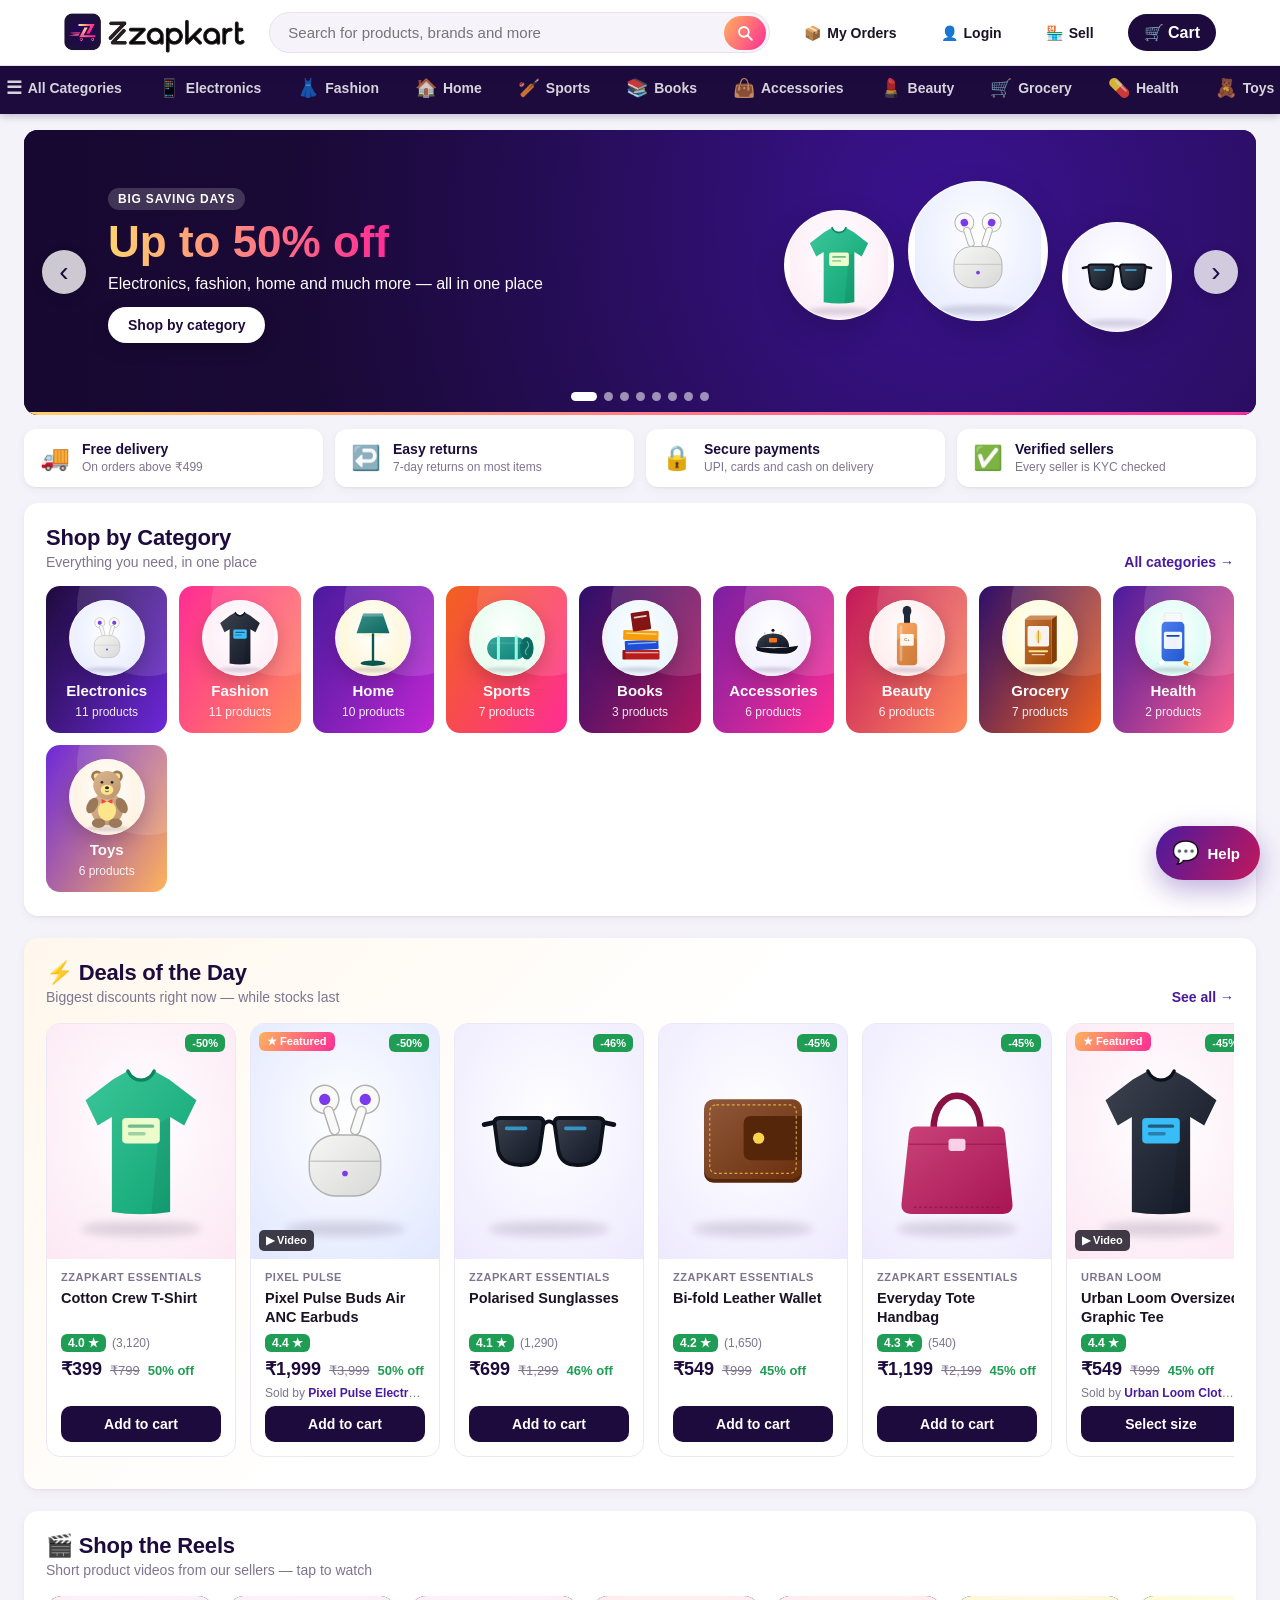
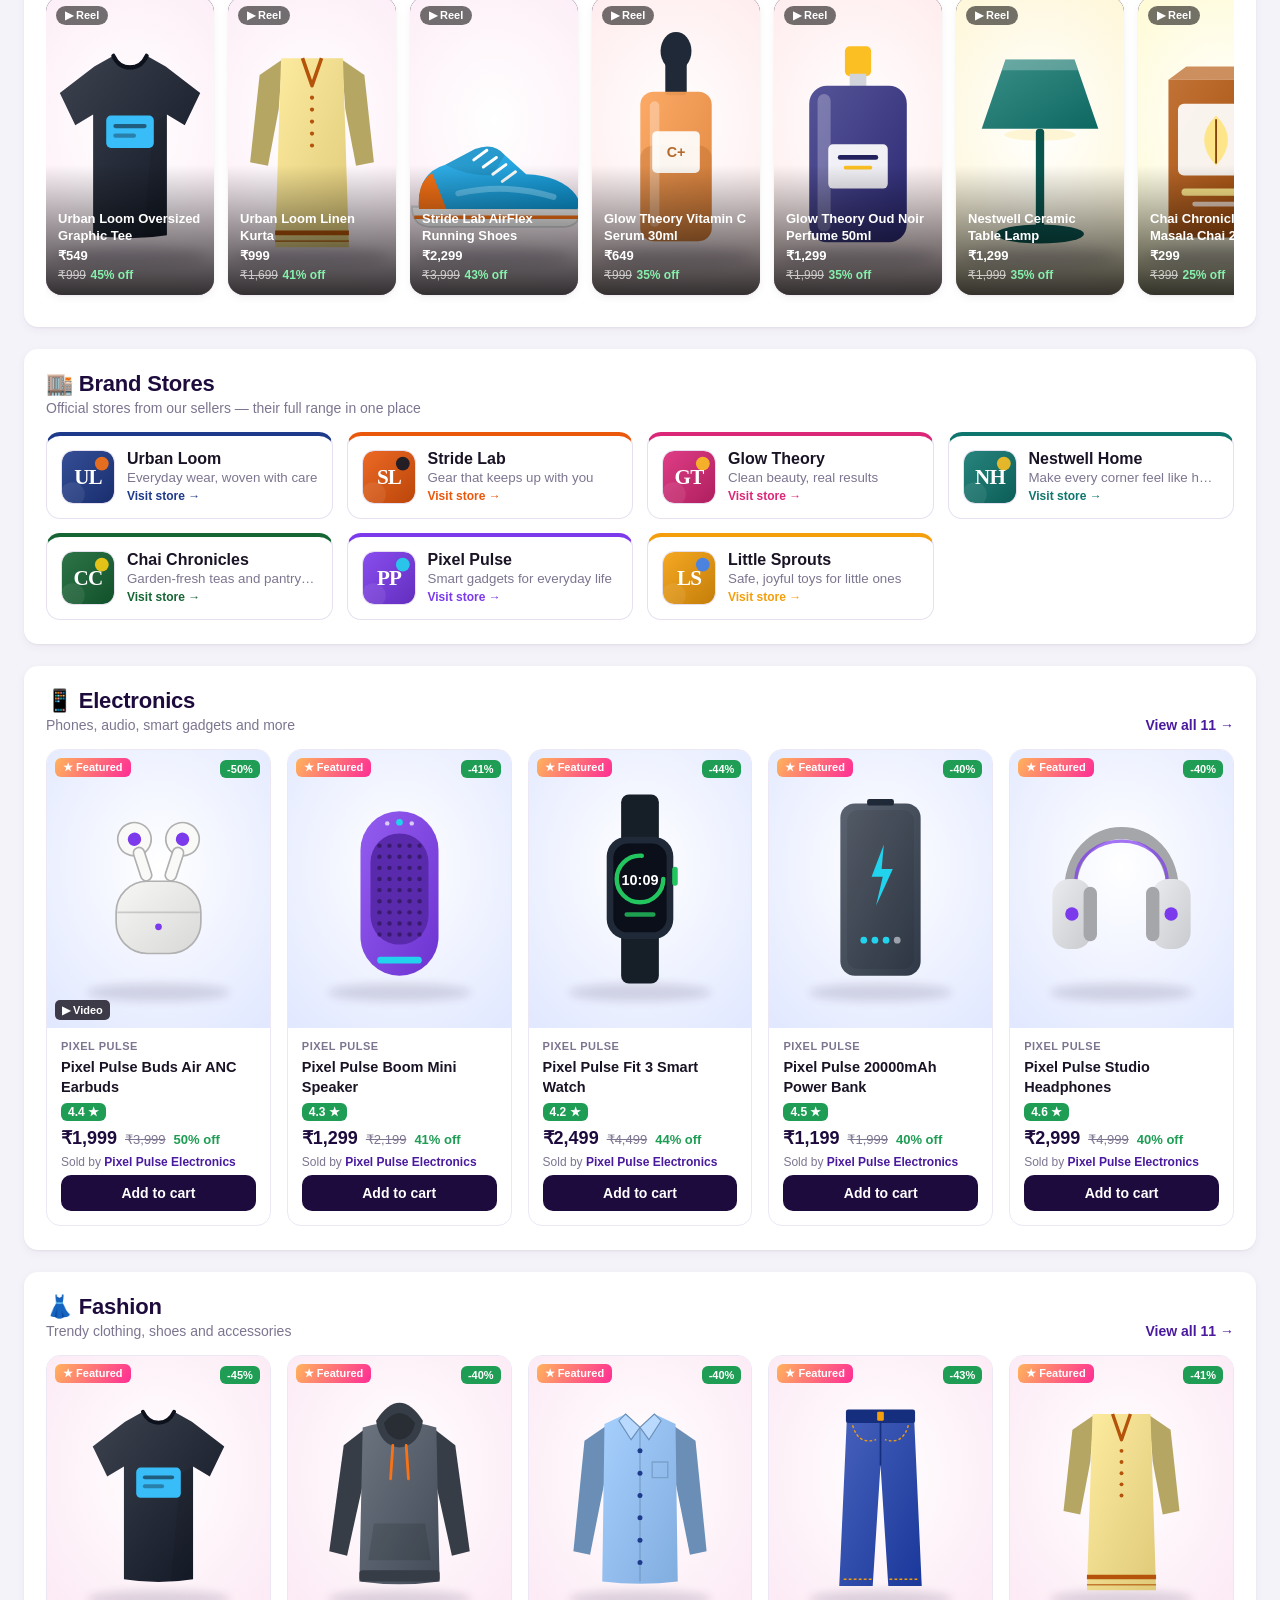
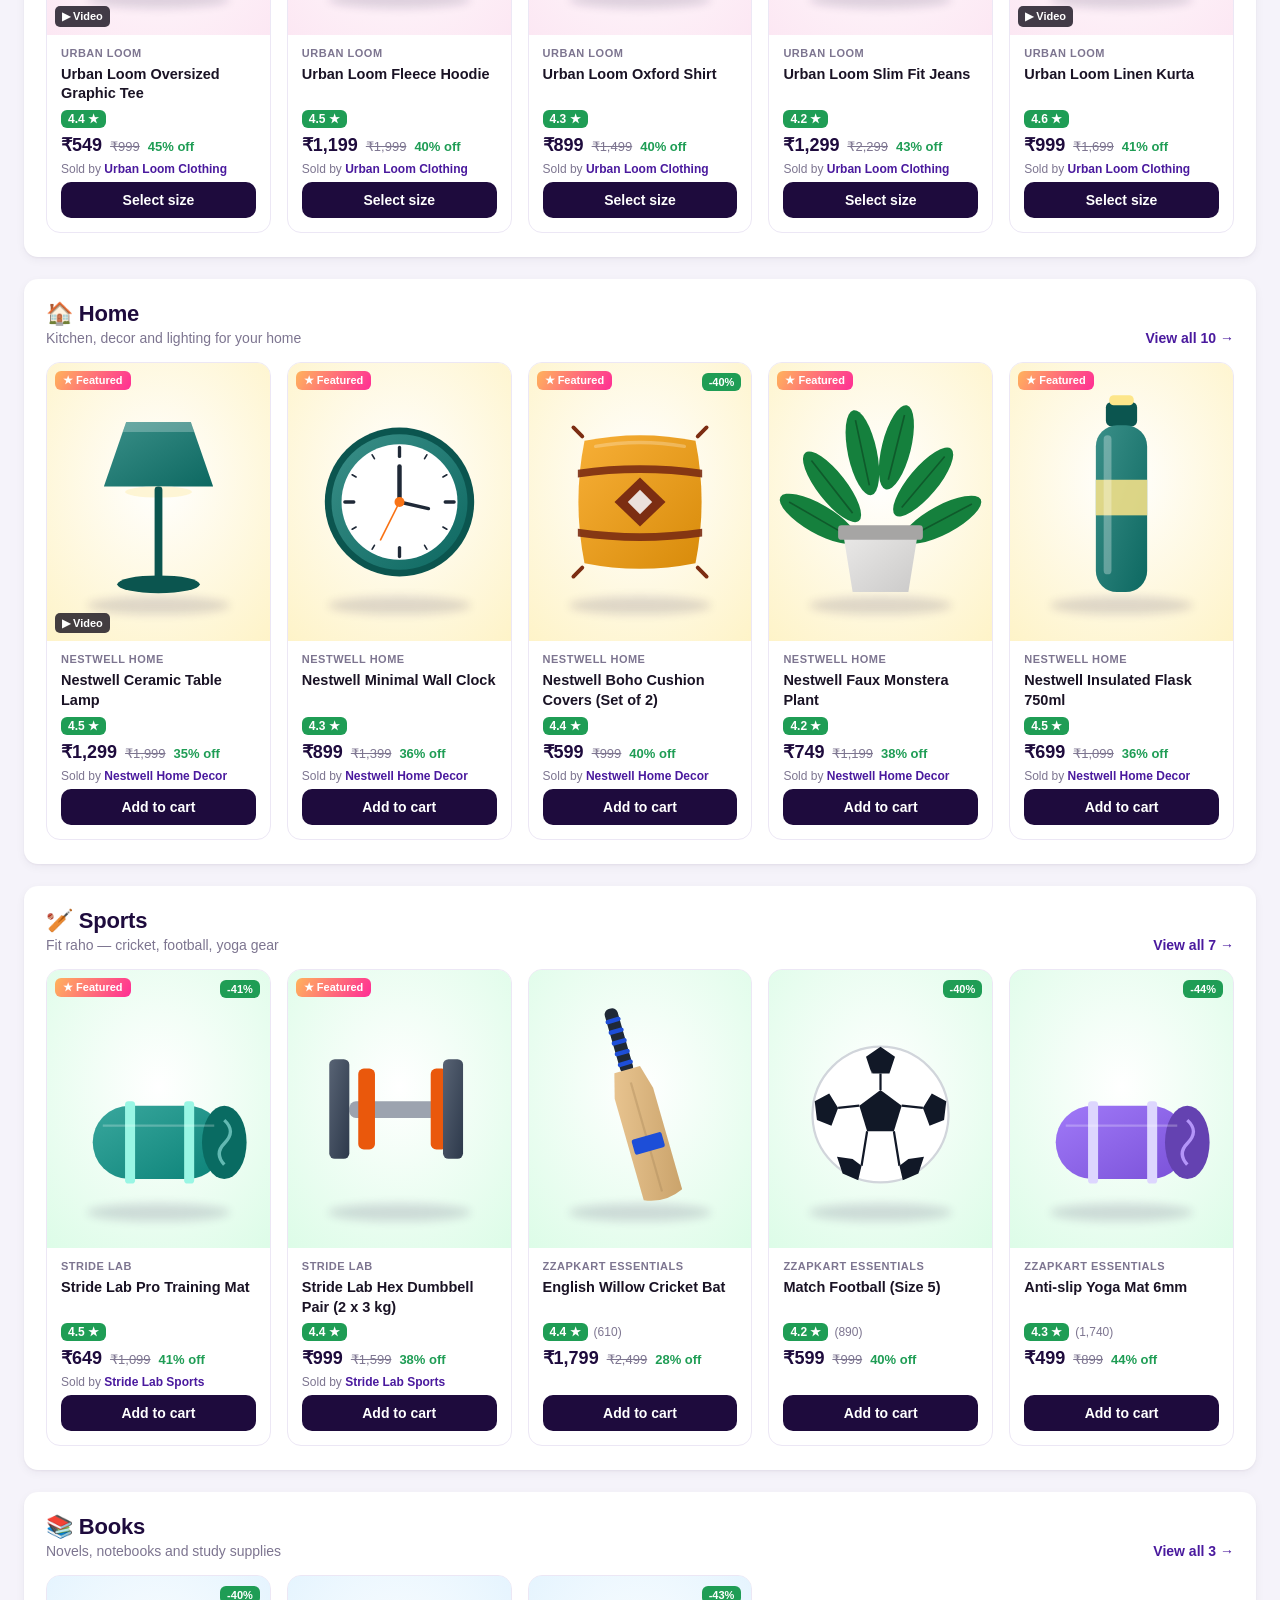
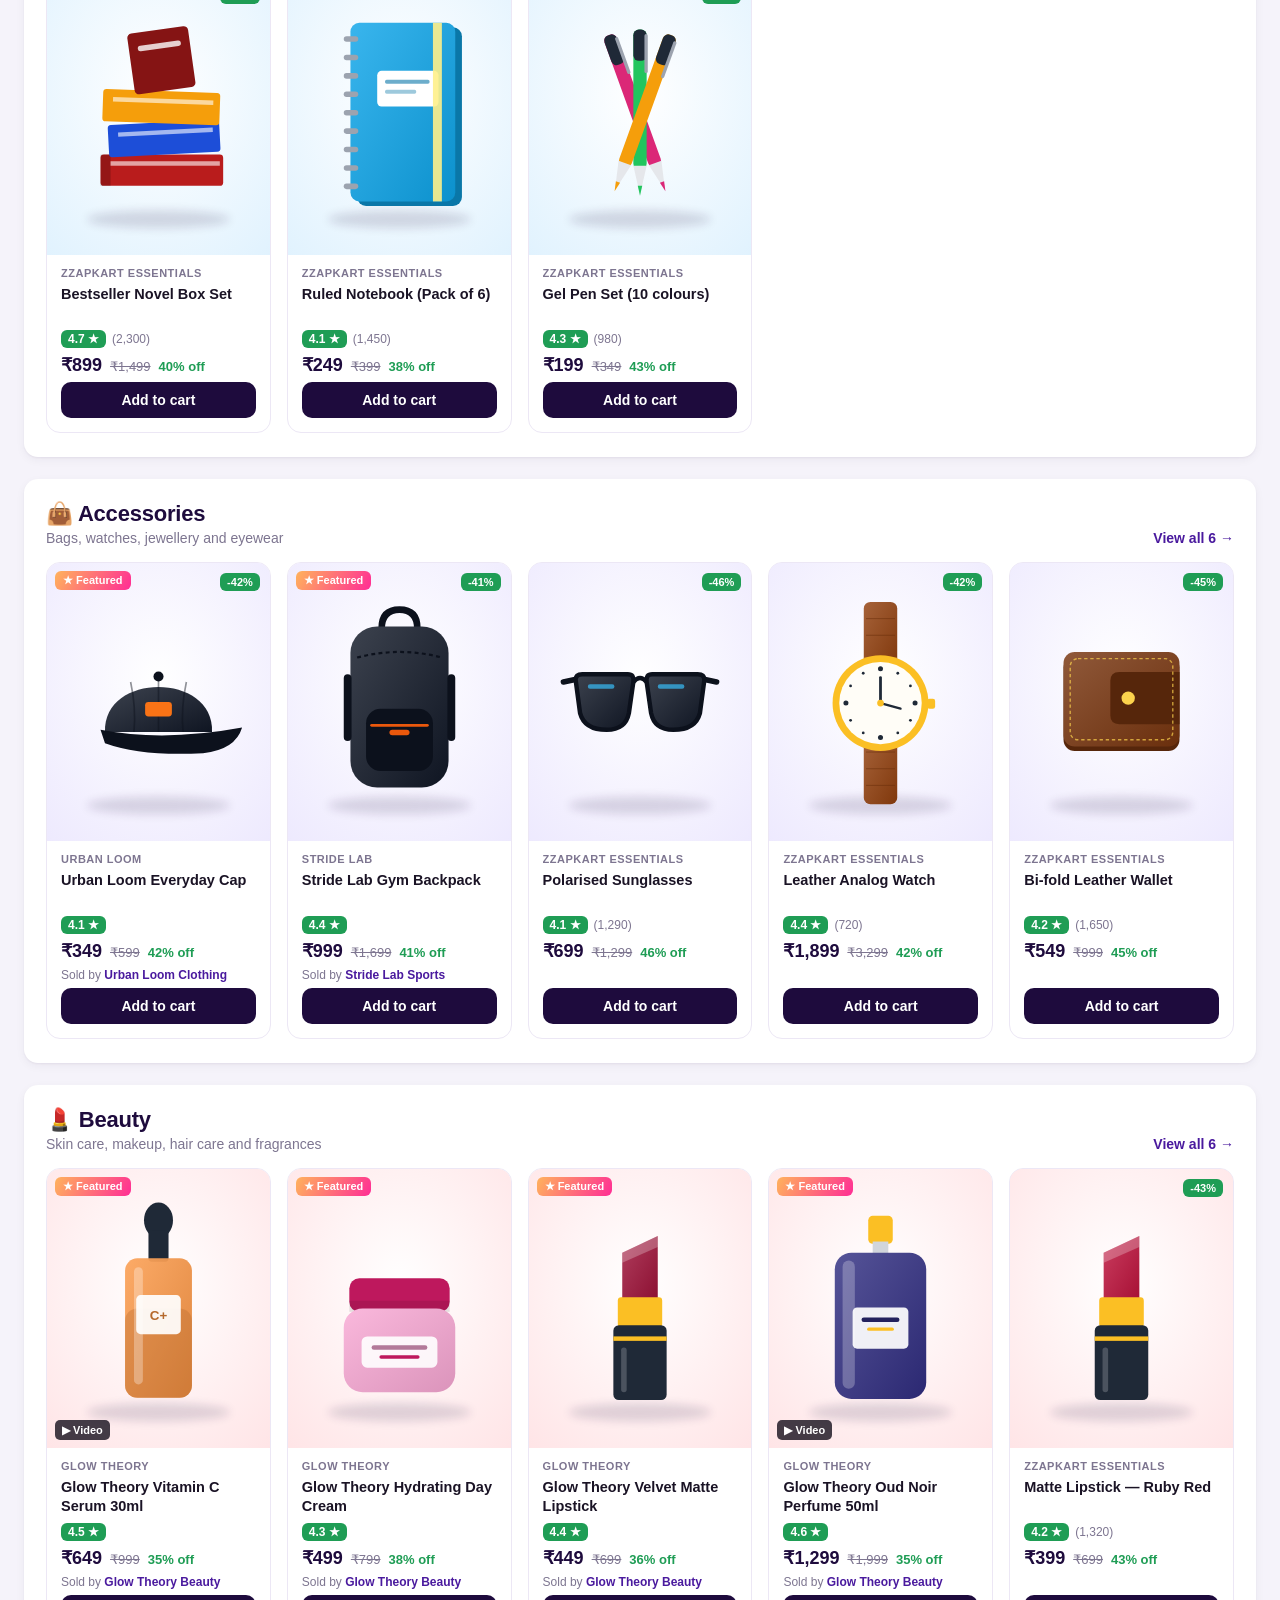
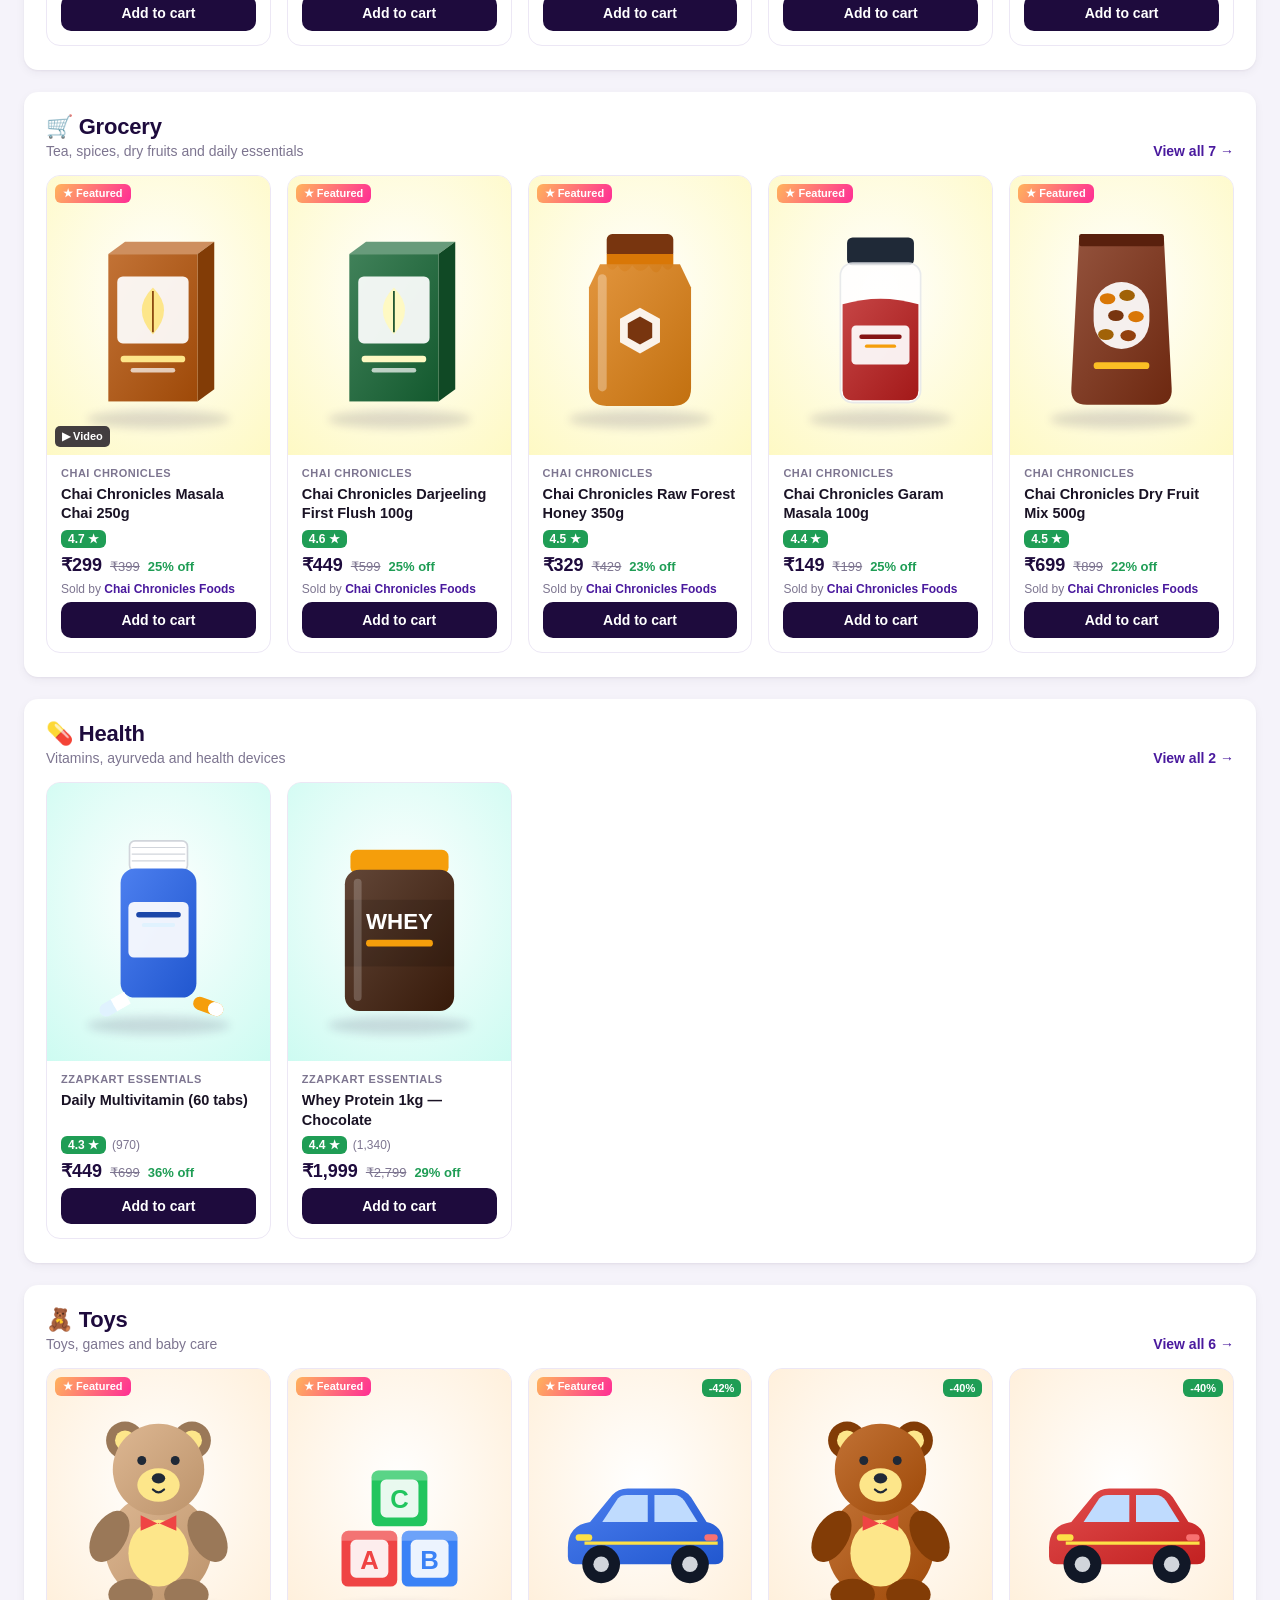
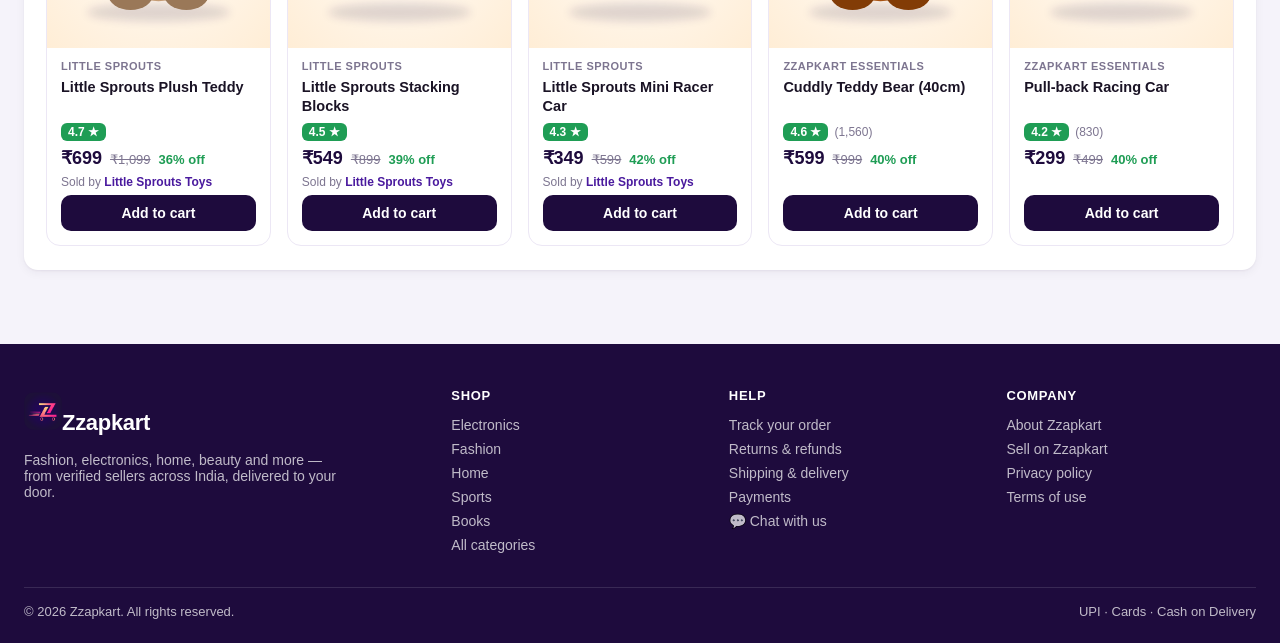
<file: index.html>
<!DOCTYPE html>
<html lang="en">
<head>
  <meta charset="UTF-8" />
  <meta name="viewport" content="width=device-width, initial-scale=1.0" />
  <title>Zzapkart – Online Shopping for Fashion, Electronics, Home & More</title>
  <meta name="description" content="Shop fashion, electronics, home, beauty and more from verified sellers. Free delivery above ₹499, easy returns and cash on delivery." />
  <link rel="stylesheet" href="style.css" />
  <link rel="icon" type="image/png" href="images/logo-icon.png" />
  <meta name="theme-color" content="#1e0b3d" />
</head>
<body>
  <header class="navbar">
    <a href="index.html" class="logo"><img src="images/logo-full.png" alt="Zzapkart" /></a>
    <div class="search-box">
      <form id="home-search-form" role="search">
        <input id="search" type="search" placeholder="Search for products, brands and more" autocomplete="off" aria-label="Search" />
        <button type="submit" class="search-btn" aria-label="Search"><svg viewBox="0 0 24 24" width="18" height="18" aria-hidden="true" focusable="false"><circle cx="10.5" cy="10.5" r="6.5" fill="none" stroke="currentColor" stroke-width="2.4"/><path d="M15.5 15.5 21 21" stroke="currentColor" stroke-width="2.4" stroke-linecap="round"/></svg></button>
      </form>
    </div>
    <a href="account.html#orders" class="nav-link">📦 <span>My Orders</span></a>
    <a href="account.html" class="nav-link" id="nav-account">👤 <span>Login</span></a>
    <a href="seller.html" class="nav-link sell-link">🏪 <span>Sell</span></a>
    <a href="cart.html" class="cart-link">
      🛒 Cart <span id="cart-count" class="badge">0</span>
    </a>
  </header>
  <nav class="cat-nav" id="cat-nav"></nav>

  <h1 class="visually-hidden">Zzapkart — online shopping</h1>
  <!-- Auto-changing banner carousel (built by home.js) -->
  <section class="home-hero" id="hero" aria-roledescription="carousel" aria-label="Zzapkart offers"></section>
  <div class="promises" id="promises"></div>

  <main class="container">
    <!-- Default view: categories, deals, reels, stores and one section per category -->
    <div id="browse-view">
      <section class="home-sec">
        <div class="section-head"><div><h2 class="section-title">Shop by Category</h2><p class="section-sub">Everything you need, in one place</p></div><a href="browse.html" class="link">All categories →</a></div>
        <div class="cat-tiles" id="cat-tiles"></div>
      </section>
      <div id="deals"></div>
      <div id="reels"></div>
      <div id="brand-stores"></div>
      <div id="sponsored"></div>
      <div id="category-sections"></div>
    </div>

    <!-- Search view -->
    <div id="search-view" class="hidden">
      <div id="search-brand"></div>
      <div id="search-stores"></div>
      <p id="result-info" class="result-info"></p>
      <div class="grid" id="search-grid"></div>
      <div id="empty" class="empty hidden">
        <div class="empty-emoji">🔍</div>
        <p>No products found. Try a different search.</p>
      </div>
    </div>
  </main>

  <footer class="footer" id="site-footer"></footer>

  <script src="products.js"></script>
  <script src="catalog.js"></script>
  <script src="demo-data.js"></script>
  <script src="store.js"></script>
  <script src="ads.js"></script>
  <script src="cart.js"></script>
  <script src="ui.js"></script>
  <script src="media.js"></script>
  <script src="reels.js"></script>
  <script src="home.js"></script>
  <script src="chatbot.js"></script>
</body>
</html>
</file>
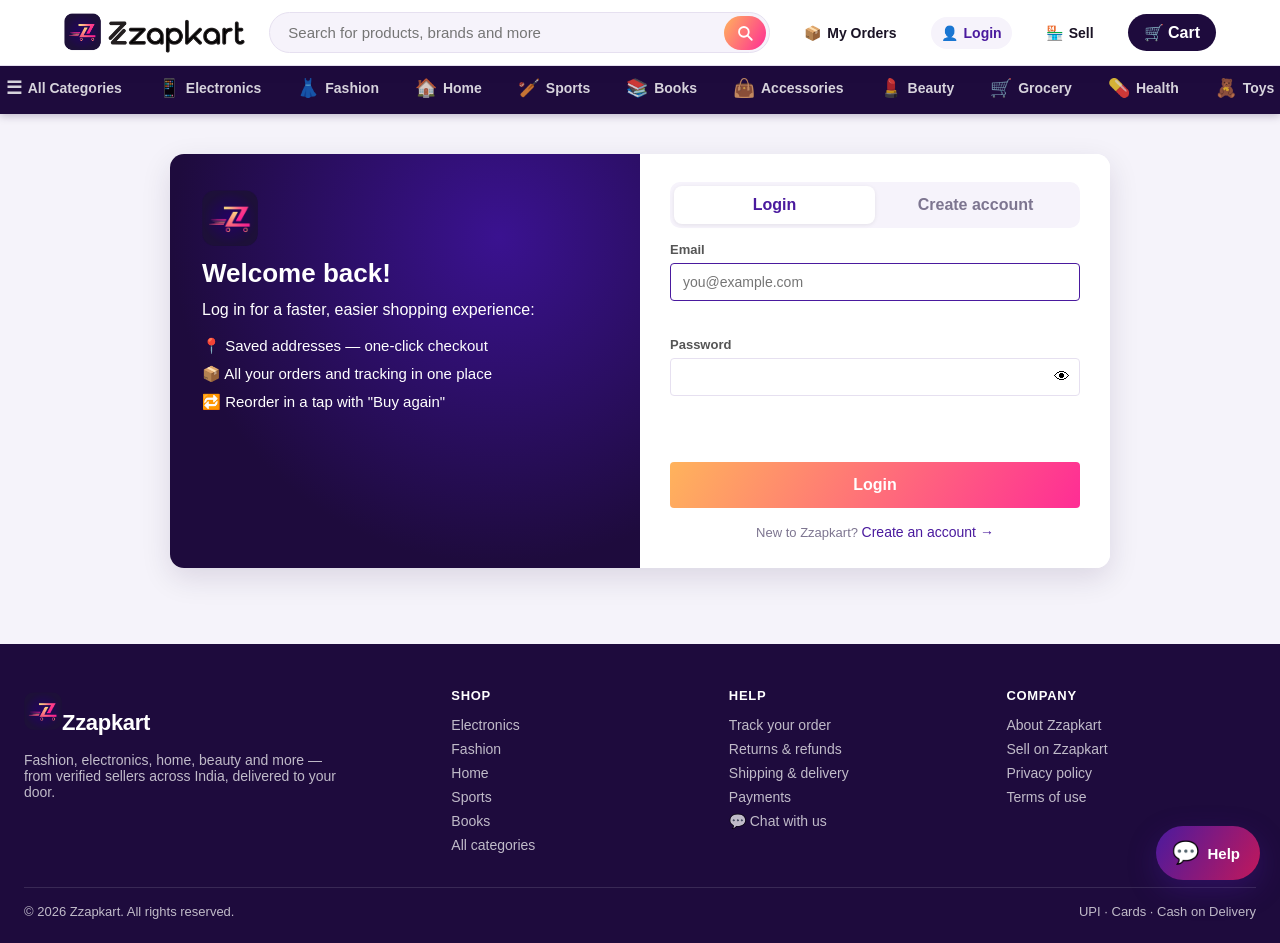
<file: account.html>
<!DOCTYPE html>
<html lang="en">
<head>
  <meta charset="UTF-8" />
  <meta name="viewport" content="width=device-width, initial-scale=1.0" />
  <title>My Account – Zzapkart</title>
  <link rel="stylesheet" href="style.css" />
  <link rel="icon" type="image/png" href="images/logo-icon.png" />
  <meta name="theme-color" content="#1e0b3d" />
</head>
<body>
  <header class="navbar">
    <a href="index.html" class="logo"><img src="images/logo-full.png" alt="Zzapkart" /></a>
    <div class="search-box">
      <form action="index.html" role="search">
        <input type="search" name="q" placeholder="Search for products, brands and more" autocomplete="off" aria-label="Search" />
        <button type="submit" class="search-btn" aria-label="Search"><svg viewBox="0 0 24 24" width="18" height="18" aria-hidden="true" focusable="false"><circle cx="10.5" cy="10.5" r="6.5" fill="none" stroke="currentColor" stroke-width="2.4"/><path d="M15.5 15.5 21 21" stroke="currentColor" stroke-width="2.4" stroke-linecap="round"/></svg></button>
      </form>
    </div>
    <a href="account.html#orders" class="nav-link">📦 <span>My Orders</span></a>
    <a href="account.html" class="nav-link active" id="nav-account">👤 <span>Login</span></a>
    <a href="seller.html" class="nav-link sell-link">🏪 <span>Sell</span></a>
    <a href="cart.html" class="cart-link">
      🛒 Cart <span id="cart-count" class="badge">0</span>
    </a>
  </header>
  <nav class="cat-nav" id="cat-nav"></nav>

  <main class="container" id="acct"></main>

  <footer class="footer" id="site-footer"></footer>

  <script src="products.js"></script>
  <script src="catalog.js"></script>
  <script src="demo-data.js"></script>
  <script src="store.js"></script>
  <script src="ads.js"></script>
  <script src="cart.js"></script>
  <script src="ui.js"></script>
  <script src="account.js"></script>
  <script src="chatbot.js"></script>
</body>
</html>
</file>
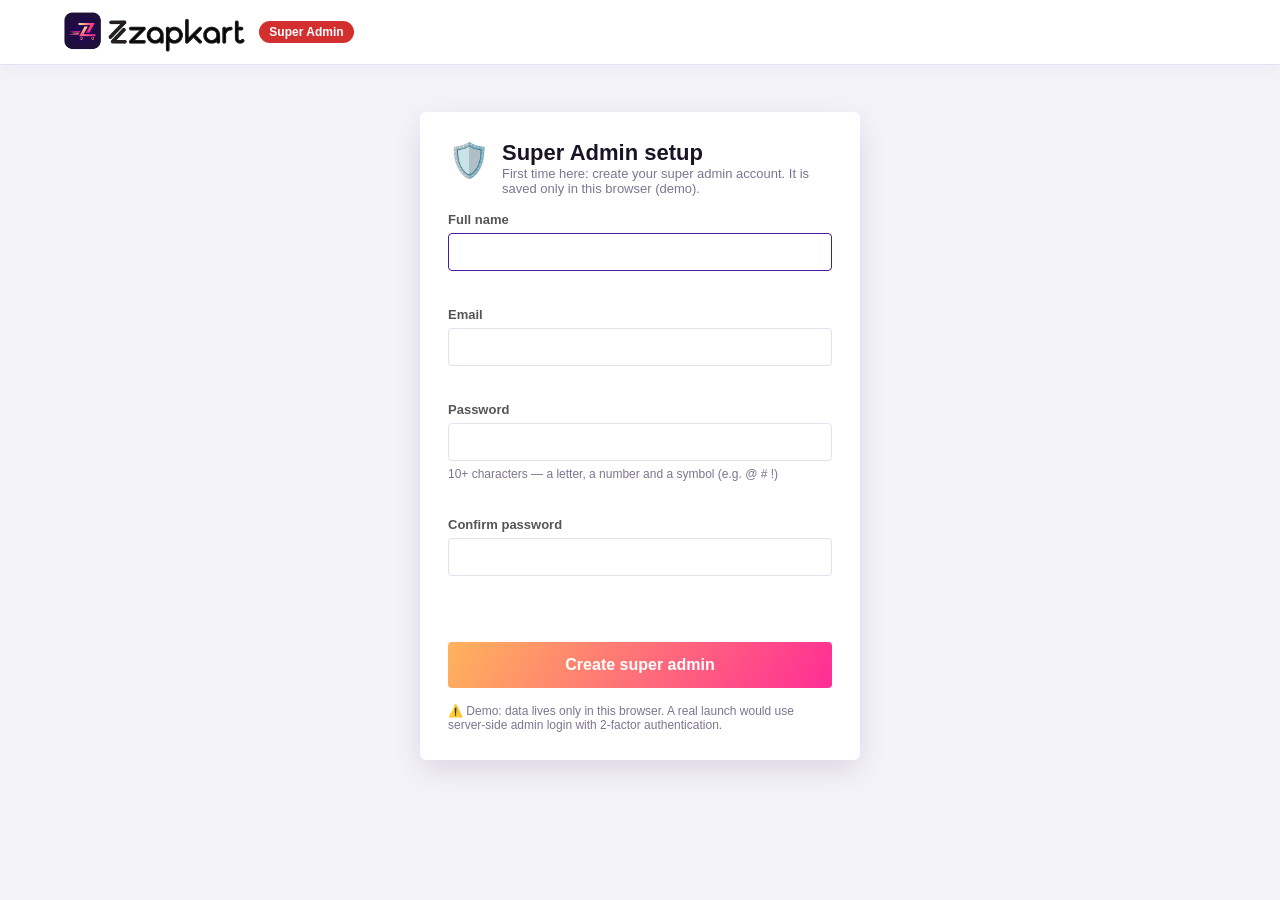
<file: admin.html>
<!DOCTYPE html>
<html lang="en">
<head>
  <meta charset="UTF-8" />
  <meta name="viewport" content="width=device-width, initial-scale=1.0" />
  <title>Super Admin – Zzapkart</title>
  <meta name="robots" content="noindex" />
  <link rel="stylesheet" href="style.css" />
  <link rel="icon" type="image/png" href="images/logo-icon.png" />
  <meta name="theme-color" content="#1e0b3d" />
</head>
<body class="dash-body">
  <header class="navbar">
    <a href="admin.html" class="logo"><img src="images/logo-full.png" alt="Zzapkart" /></a>
    <span class="seller-tag admin">Super Admin</span>
    <div class="push-right dash-user hidden" id="admin-user">
      <span class="dash-shop" id="admin-name"></span>
      <button class="btn btn-outline btn-sm" id="admin-logout" type="button">Logout</button>
    </div>
  </header>

  <div id="admin-auth" class="hidden"></div>

  <div class="dash hidden" id="admin-app">
    <aside class="dash-side">
      <nav id="dash-nav" aria-label="Admin sections"></nav>
      <a href="index.html" class="dash-store-link" target="_blank" rel="noopener">↗ View site</a>
    </aside>
    <main class="dash-main"><div id="content"></div></main>
  </div>

  <div class="modal hidden" id="modal" role="dialog" aria-modal="true">
    <div class="modal-box" id="modal-box"></div>
  </div>

  <script src="products.js"></script>
  <script src="catalog.js"></script>
  <script src="demo-data.js"></script>
  <script src="store.js"></script>
  <script src="media.js"></script>
  <script src="ads.js"></script>
  <script src="cart.js"></script>
  <script src="admin-qc.js"></script>
  <script src="admin.js"></script>
</body>
</html>
</file>
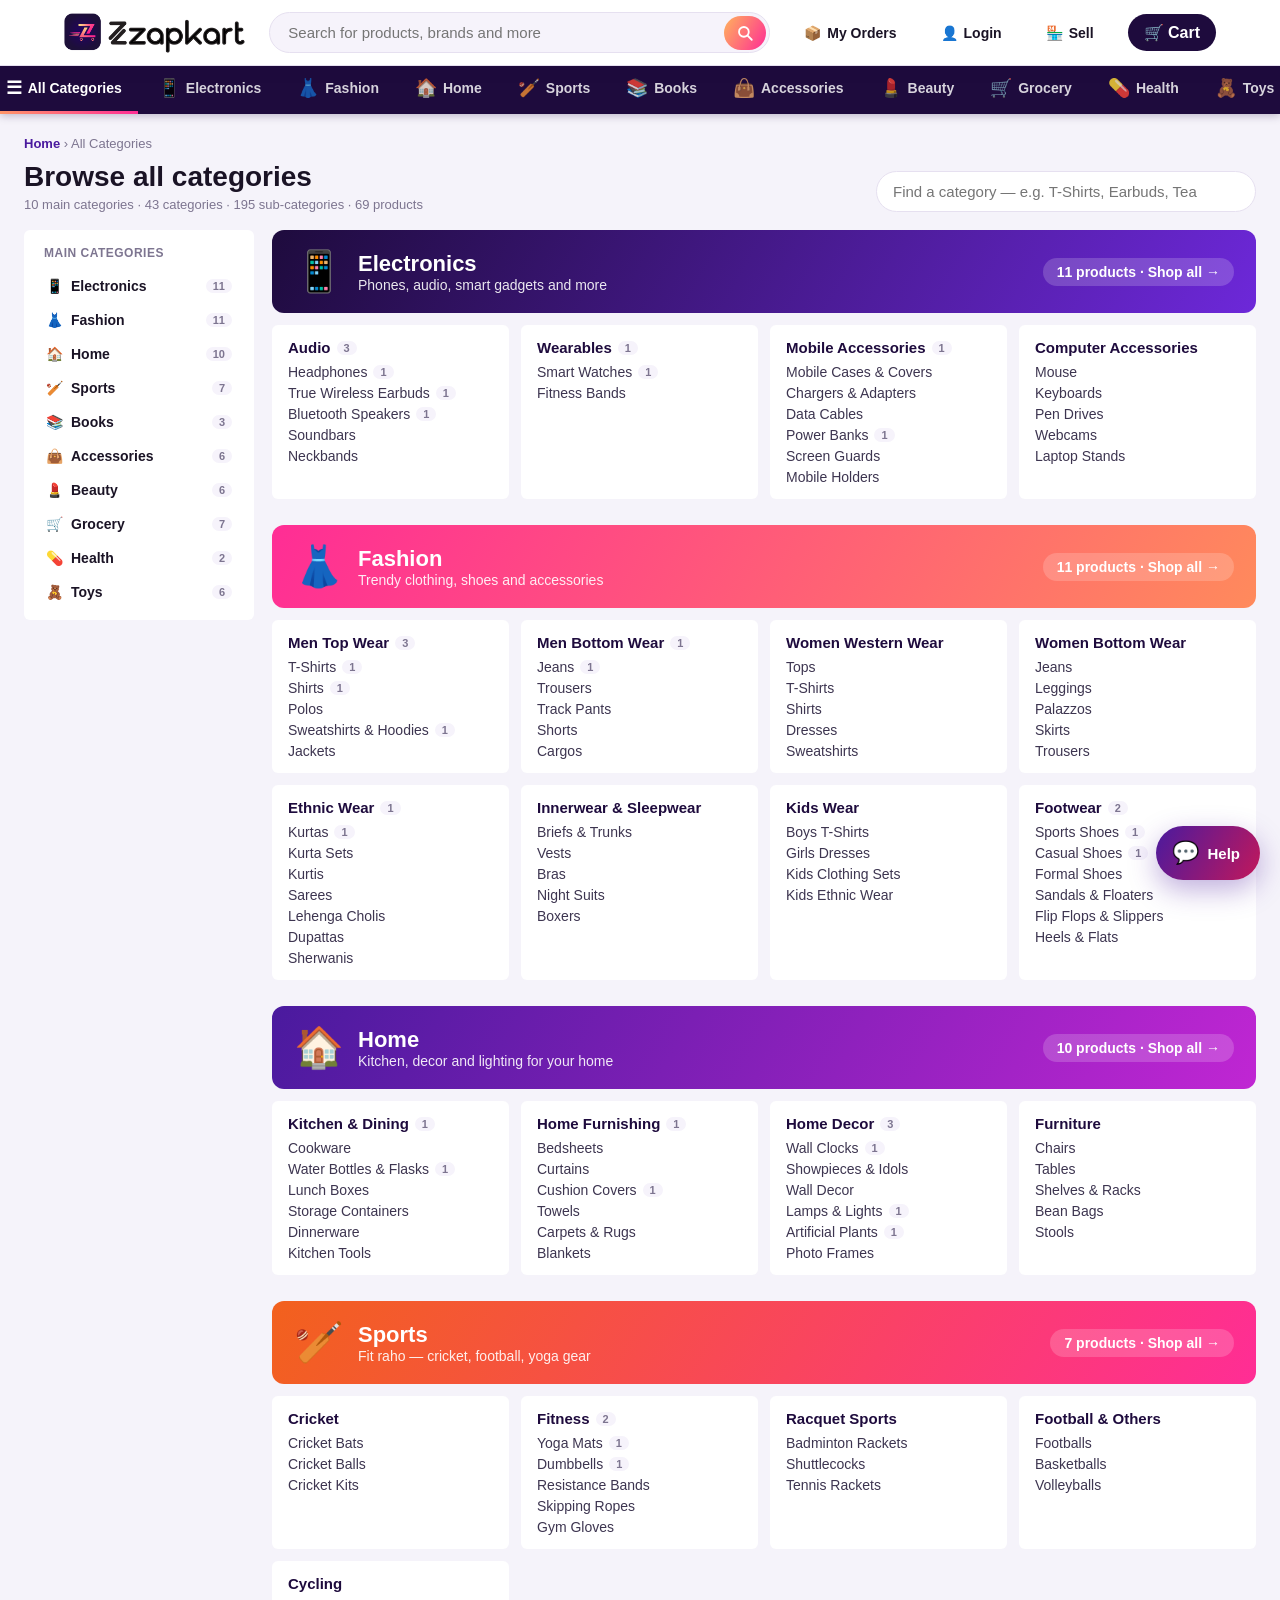
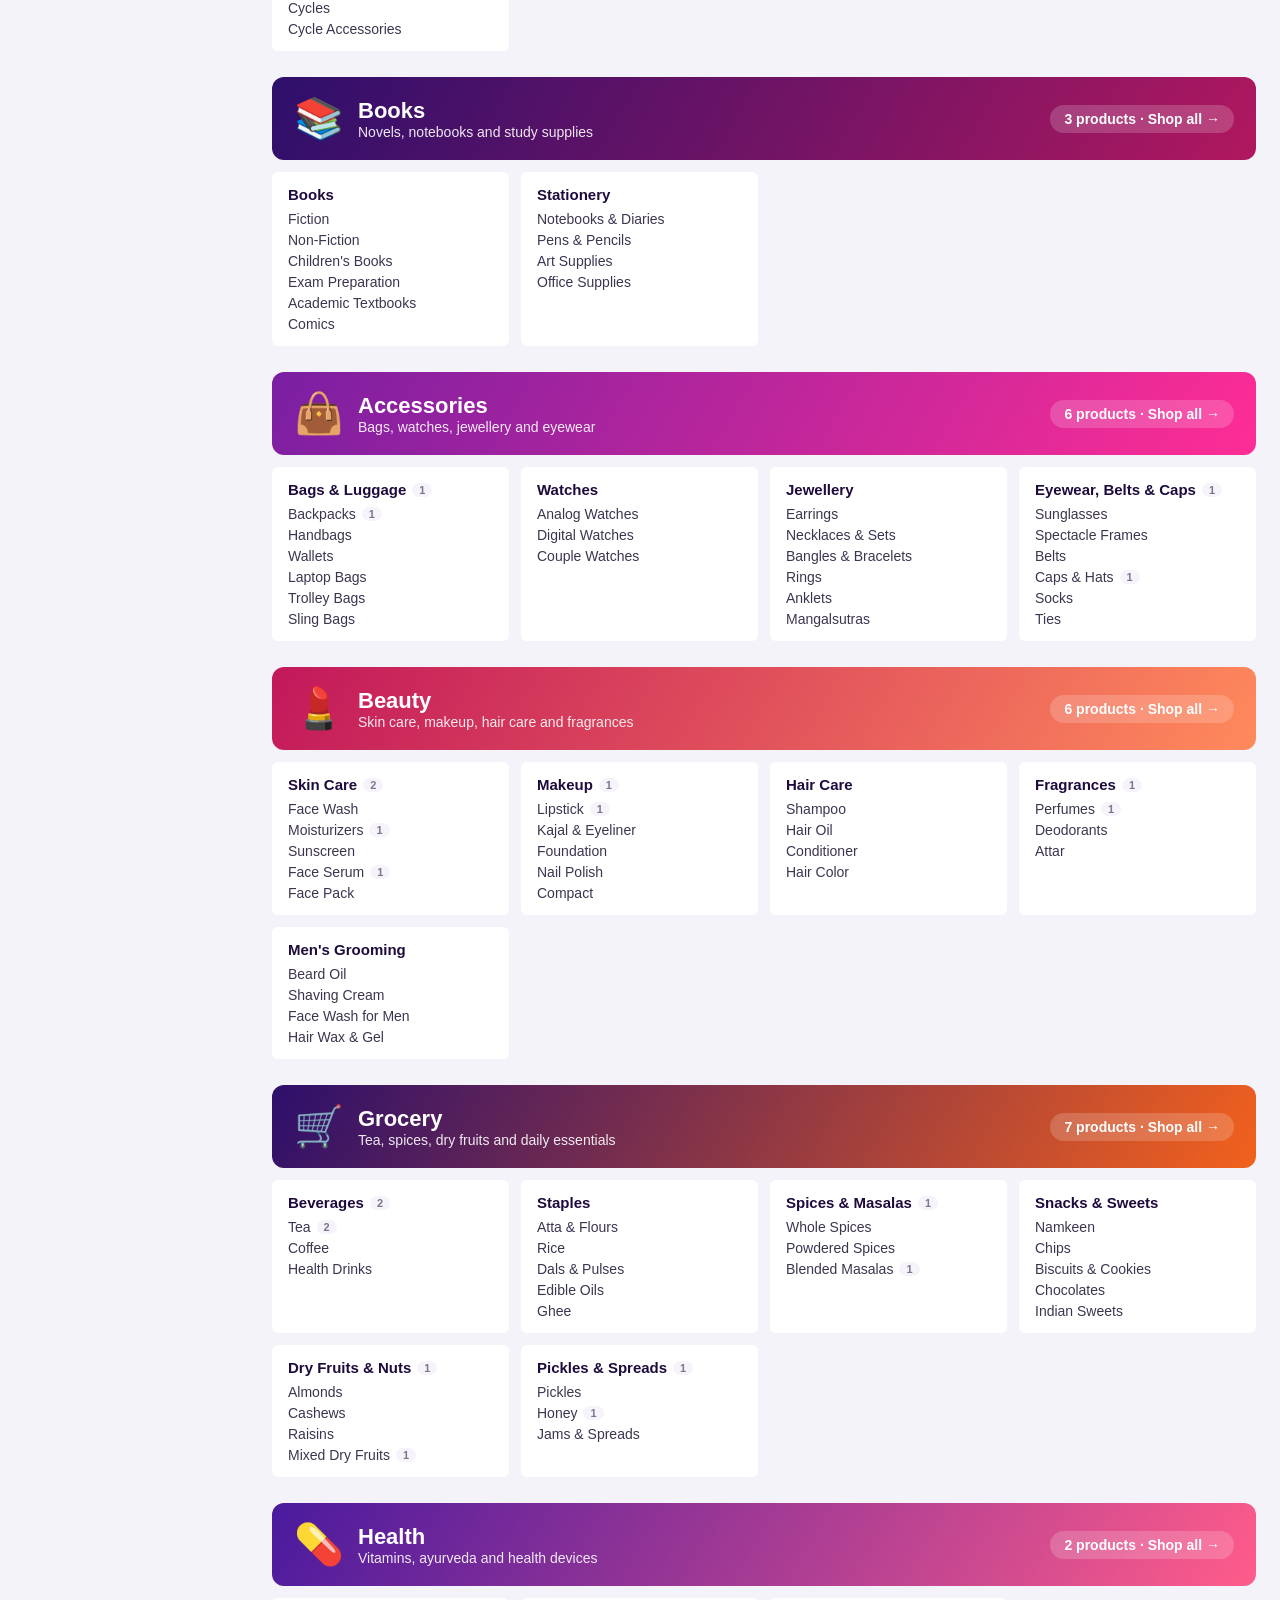
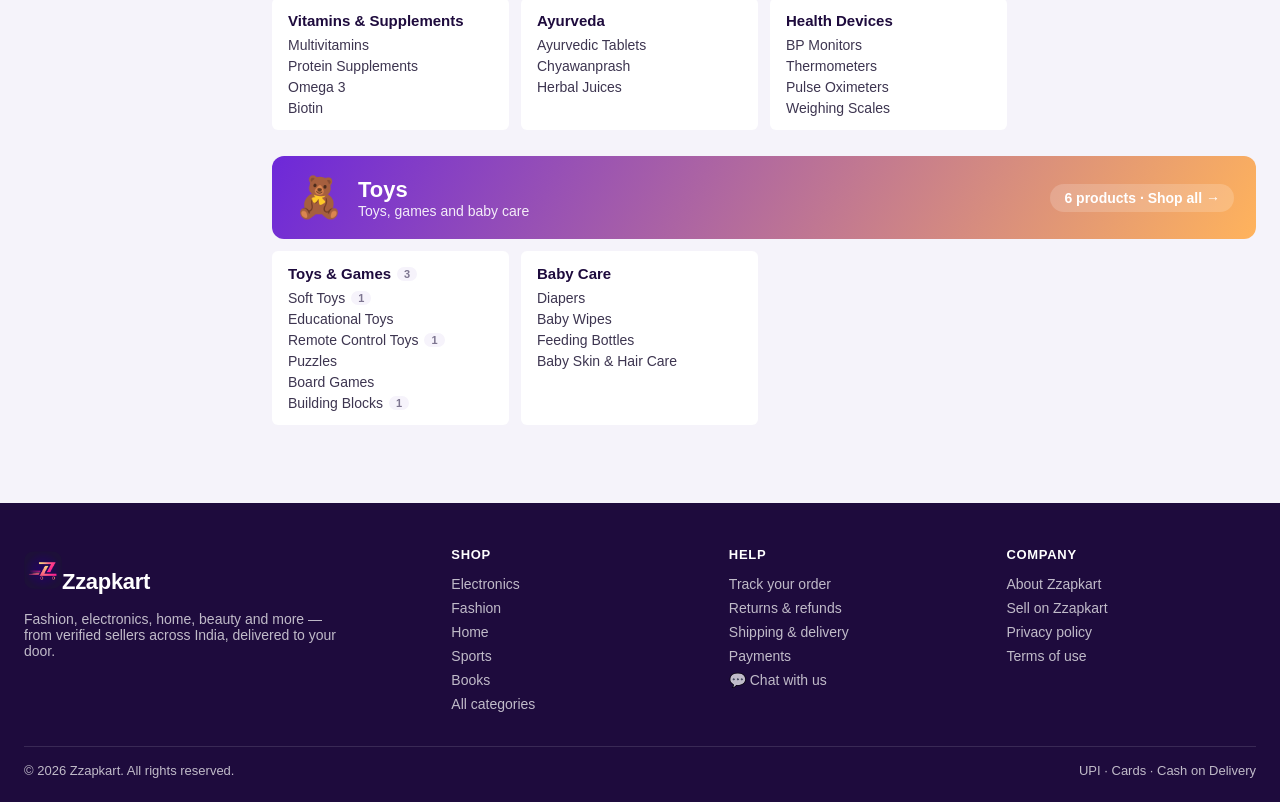
<file: browse.html>
<!DOCTYPE html>
<html lang="en">
<head>
  <meta charset="UTF-8" />
  <meta name="viewport" content="width=device-width, initial-scale=1.0" />
  <title>All Categories – Zzapkart</title>
  <link rel="stylesheet" href="style.css" />
  <link rel="icon" type="image/png" href="images/logo-icon.png" />
  <meta name="theme-color" content="#1e0b3d" />
</head>
<body>
  <header class="navbar">
    <a href="index.html" class="logo"><img src="images/logo-full.png" alt="Zzapkart" /></a>
    <div class="search-box">
      <form action="index.html" role="search">
        <input type="search" name="q" placeholder="Search for products, brands and more" autocomplete="off" aria-label="Search" />
        <button type="submit" class="search-btn" aria-label="Search"><svg viewBox="0 0 24 24" width="18" height="18" aria-hidden="true" focusable="false"><circle cx="10.5" cy="10.5" r="6.5" fill="none" stroke="currentColor" stroke-width="2.4"/><path d="M15.5 15.5 21 21" stroke="currentColor" stroke-width="2.4" stroke-linecap="round"/></svg></button>
      </form>
    </div>
    <a href="account.html#orders" class="nav-link">📦 <span>My Orders</span></a>
    <a href="account.html" class="nav-link" id="nav-account">👤 <span>Login</span></a>
    <a href="seller.html" class="nav-link sell-link">🏪 <span>Sell</span></a>
    <a href="cart.html" class="cart-link">
      🛒 Cart <span id="cart-count" class="badge">0</span>
    </a>
  </header>
  <nav class="cat-nav" id="cat-nav"></nav>

  <main class="container">
    <section class="browse-hero">
      <div>
        <p class="breadcrumb-dark"><a href="index.html">Home</a> › All Categories</p>
        <h1>Browse all categories</h1>
        <p class="muted" id="browse-stats"></p>
      </div>
      <label class="browse-find">
        <span class="visually-hidden">Find a category</span>
        <input type="search" id="browse-q" placeholder="Find a category — e.g. T-Shirts, Earbuds, Tea" autocomplete="off" />
      </label>
    </section>
    <div class="browse-layout">
      <nav class="browse-side panel" id="browse-side" aria-label="Main categories"></nav>
      <div id="browse-main"></div>
    </div>
  </main>

  <footer class="footer" id="site-footer"></footer>

  <script src="products.js"></script>
  <script src="catalog.js"></script>
  <script src="demo-data.js"></script>
  <script src="store.js"></script>
  <script src="ads.js"></script>
  <script src="cart.js"></script>
  <script src="ui.js"></script>
  <script src="browse.js"></script>
  <script src="chatbot.js"></script>
</body>
</html>
</file>
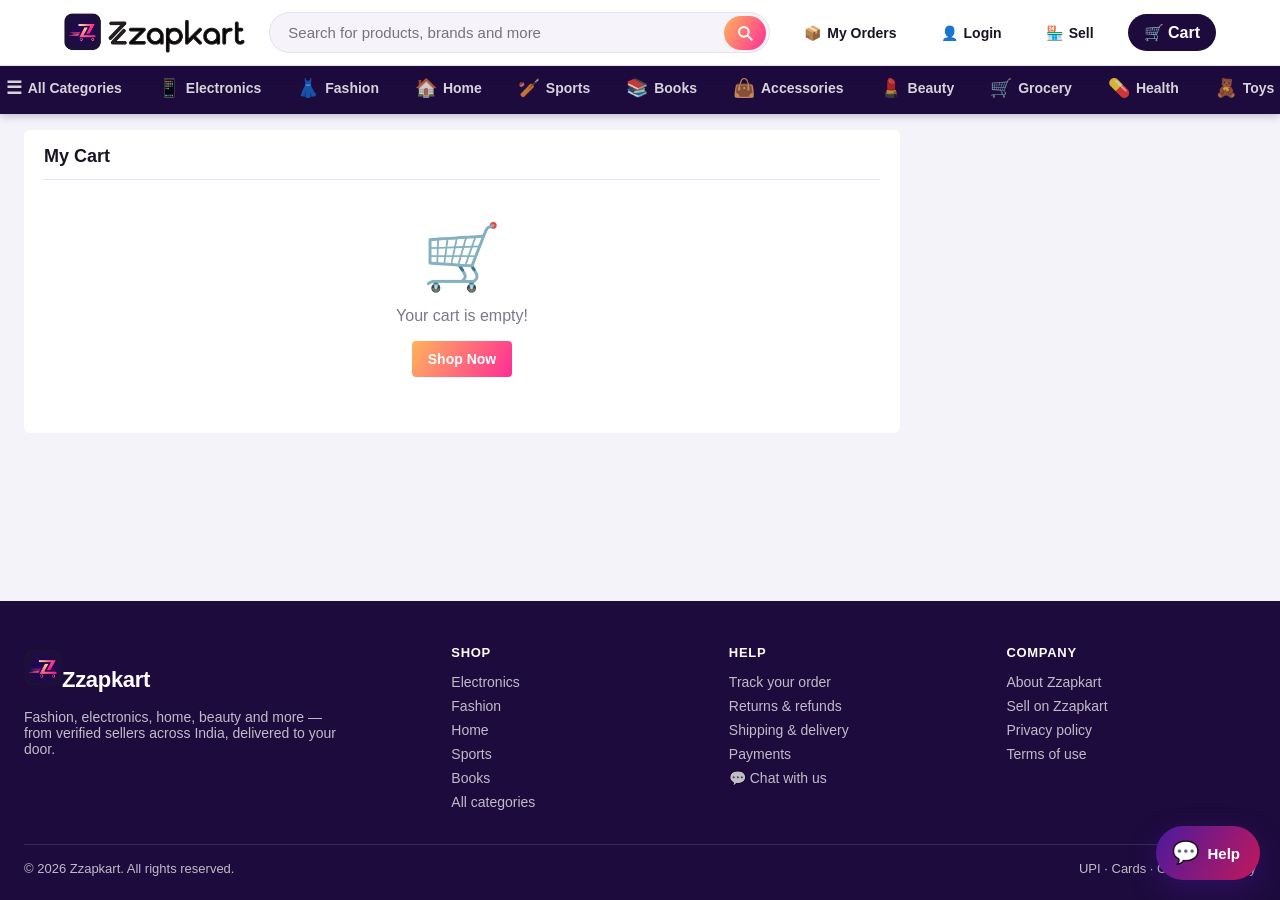
<file: cart.html>
<!DOCTYPE html>
<html lang="en">
<head>
  <meta charset="UTF-8" />
  <meta name="viewport" content="width=device-width, initial-scale=1.0" />
  <title>My Cart – Zzapkart</title>
  <link rel="stylesheet" href="style.css" />
  <link rel="icon" type="image/png" href="images/logo-icon.png" />
  <meta name="theme-color" content="#1e0b3d" />
</head>
<body>
  <header class="navbar">
    <a href="index.html" class="logo"><img src="images/logo-full.png" alt="Zzapkart" /></a>
    <div class="search-box">
      <form action="index.html" role="search">
        <input type="search" name="q" placeholder="Search for products, brands and more" autocomplete="off" aria-label="Search" />
        <button type="submit" class="search-btn" aria-label="Search"><svg viewBox="0 0 24 24" width="18" height="18" aria-hidden="true" focusable="false"><circle cx="10.5" cy="10.5" r="6.5" fill="none" stroke="currentColor" stroke-width="2.4"/><path d="M15.5 15.5 21 21" stroke="currentColor" stroke-width="2.4" stroke-linecap="round"/></svg></button>
      </form>
    </div>
    <a href="account.html#orders" class="nav-link">📦 <span>My Orders</span></a>
    <a href="account.html" class="nav-link" id="nav-account">👤 <span>Login</span></a>
    <a href="seller.html" class="nav-link sell-link">🏪 <span>Sell</span></a>
    <a href="cart.html" class="cart-link">
      🛒 Cart <span id="cart-count" class="badge">0</span>
    </a>
  </header>
  <nav class="cat-nav" id="cat-nav"></nav>

  <main class="container cart-page">
    <section class="cart-items">
      <h2>My Cart</h2>
      <div id="cart-list"></div>
      <div id="cart-empty" class="empty hidden">
        <div class="empty-emoji">🛒</div>
        <p>Your cart is empty!</p>
        <a href="index.html" class="btn">Shop Now</a>
      </div>
    </section>

    <aside class="summary" id="summary">
      <h3>Price Details</h3>
      <div class="sum-row"><span>Price (<span id="sum-items">0</span> items)</span><span id="sum-mrp">₹0</span></div>
      <div class="sum-row"><span>Discount</span><span id="sum-discount" class="green">−₹0</span></div>
      <div class="sum-row"><span>Delivery</span><span id="sum-delivery" class="green">FREE</span></div>
      <hr />
      <div class="sum-row total"><span>Total Amount</span><span id="sum-total">₹0</span></div>
      <p class="green save-line" id="sum-save"></p>
      <button class="btn checkout-btn" id="checkout">Place Order</button>
    </aside>
  </main>

  <footer class="footer" id="site-footer"></footer>

  <script src="products.js"></script>
  <script src="catalog.js"></script>
  <script src="demo-data.js"></script>
  <script src="store.js"></script>
  <script src="ads.js"></script>
  <script src="cart.js"></script>
  <script src="ui.js"></script>
  <script src="cartpage.js"></script>
  <script src="chatbot.js"></script>
</body>
</html>
</file>
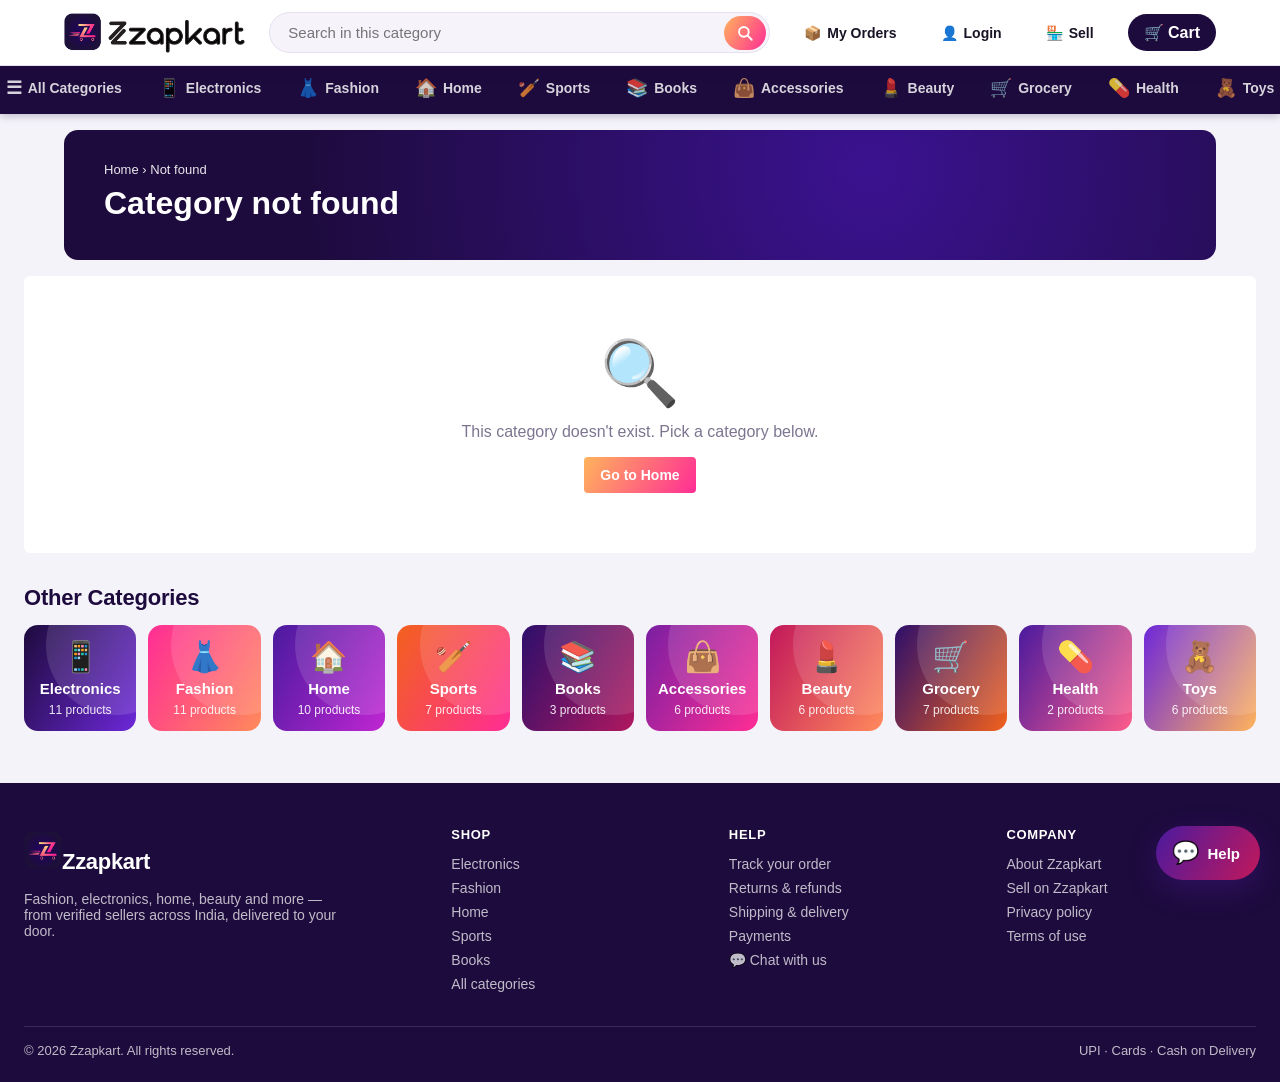
<file: category.html>
<!DOCTYPE html>
<html lang="en">
<head>
  <meta charset="UTF-8" />
  <meta name="viewport" content="width=device-width, initial-scale=1.0" />
  <title>Category – Zzapkart</title>
  <link rel="stylesheet" href="style.css" />
  <link rel="icon" type="image/png" href="images/logo-icon.png" />
  <meta name="theme-color" content="#1e0b3d" />
</head>
<body>
  <header class="navbar">
    <a href="index.html" class="logo"><img src="images/logo-full.png" alt="Zzapkart" /></a>
    <div class="search-box">
      <form id="cat-search-form" role="search">
        <input id="cat-search" type="search" placeholder="Search in this category" autocomplete="off" aria-label="Search in category" />
        <button type="submit" class="search-btn" aria-label="Search"><svg viewBox="0 0 24 24" width="18" height="18" aria-hidden="true" focusable="false"><circle cx="10.5" cy="10.5" r="6.5" fill="none" stroke="currentColor" stroke-width="2.4"/><path d="M15.5 15.5 21 21" stroke="currentColor" stroke-width="2.4" stroke-linecap="round"/></svg></button>
      </form>
    </div>
    <a href="account.html#orders" class="nav-link">📦 <span>My Orders</span></a>
    <a href="account.html" class="nav-link" id="nav-account">👤 <span>Login</span></a>
    <a href="seller.html" class="nav-link sell-link">🏪 <span>Sell</span></a>
    <a href="cart.html" class="cart-link">
      🛒 Cart <span id="cart-count" class="badge">0</span>
    </a>
  </header>
  <nav class="cat-nav" id="cat-nav"></nav>

  <section class="hero cat-hero" id="cat-hero">
    <div>
      <p class="breadcrumb"><a href="index.html">Home</a> › <span id="crumb"></span></p>
      <h1 id="cat-title"></h1>
      <p id="cat-tagline"></p>
    </div>
    <div class="hero-emoji" id="cat-emoji"></div>
  </section>

  <main class="container">
    <div class="toolbar">
      <span id="cat-count" class="result-info"></span>
      <label class="sort">Sort by
        <select id="sort">
          <option value="popular">Popularity</option>
          <option value="price-asc">Price: Low to High</option>
          <option value="price-desc">Price: High to Low</option>
          <option value="rating">Customer Rating</option>
          <option value="discount">Discount</option>
        </select>
      </label>
    </div>

    <div class="grid" id="cat-grid"></div>
    <div id="cat-empty" class="empty hidden">
      <div class="empty-emoji">🔍</div>
      <p id="cat-empty-msg">No products found.</p>
      <a href="index.html" class="btn">Go to Home</a>
    </div>

    <h2 class="section-title other-title">Other Categories</h2>
    <div class="cat-tiles small" id="other-cats"></div>
  </main>

  <footer class="footer" id="site-footer"></footer>

  <script src="products.js"></script>
  <script src="catalog.js"></script>
  <script src="demo-data.js"></script>
  <script src="store.js"></script>
  <script src="ads.js"></script>
  <script src="cart.js"></script>
  <script src="ui.js"></script>
  <script src="category.js"></script>
  <script src="chatbot.js"></script>
</body>
</html>
</file>
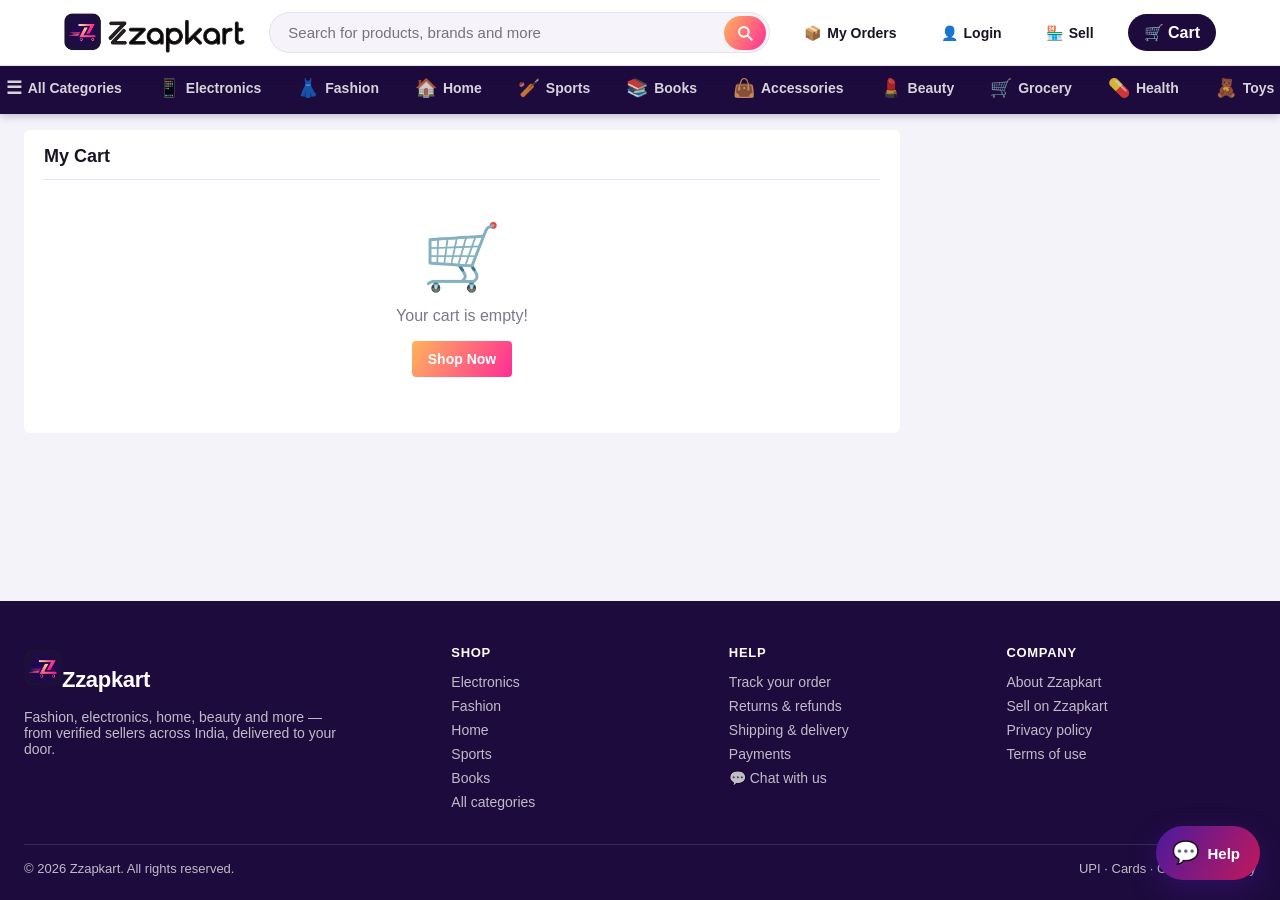
<file: checkout.html>
<!DOCTYPE html>
<html lang="en">
<head>
  <meta charset="UTF-8" />
  <meta name="viewport" content="width=device-width, initial-scale=1.0" />
  <title>Checkout – Zzapkart</title>
  <link rel="stylesheet" href="style.css" />
  <link rel="icon" type="image/png" href="images/logo-icon.png" />
  <meta name="theme-color" content="#1e0b3d" />
</head>
<body>
  <header class="navbar">
    <a href="index.html" class="logo"><img src="images/logo-full.png" alt="Zzapkart" /></a>
    <div class="search-box">
      <form action="index.html" role="search">
        <input type="search" name="q" placeholder="Search for products, brands and more" autocomplete="off" aria-label="Search" />
        <button type="submit" class="search-btn" aria-label="Search"><svg viewBox="0 0 24 24" width="18" height="18" aria-hidden="true" focusable="false"><circle cx="10.5" cy="10.5" r="6.5" fill="none" stroke="currentColor" stroke-width="2.4"/><path d="M15.5 15.5 21 21" stroke="currentColor" stroke-width="2.4" stroke-linecap="round"/></svg></button>
      </form>
    </div>
    <a href="account.html#orders" class="nav-link">📦 <span>My Orders</span></a>
    <a href="account.html" class="nav-link" id="nav-account">👤 <span>Login</span></a>
    <a href="seller.html" class="nav-link sell-link">🏪 <span>Sell</span></a>
    <a href="cart.html" class="cart-link">
      🛒 Cart <span id="cart-count" class="badge">0</span>
    </a>
  </header>
  <nav class="cat-nav" id="cat-nav"></nav>

  <main class="container">
    <!-- Steps indicator -->
    <ol class="steps" id="steps">
      <li class="done">Cart</li>
      <li class="active">Address &amp; Payment</li>
      <li>Order Placed</li>
    </ol>

    <!-- Checkout form -->
    <div class="cart-page" id="checkout-view">
      <form class="checkout-form" id="checkout-form" novalidate>
        <section class="panel">
          <h2><span class="step-no">1</span> Delivery Address</h2>
          <p class="muted acct-line" id="acct-line"></p>
          <div class="saved-addrs" id="saved-addrs"></div>
          <div class="form-grid" id="addr-fields">
            <label>Full Name
              <input name="name" required placeholder="Rahul Sharma" />
              <small class="err"></small>
            </label>
            <label>Mobile Number
              <input name="phone" required inputmode="numeric" maxlength="10" placeholder="10-digit mobile number" />
              <small class="err"></small>
            </label>
            <label class="full">Address (House no, Street, Area)
              <textarea name="address" required rows="2" placeholder="Flat 12, MG Road, Near City Mall"></textarea>
              <small class="err"></small>
            </label>
            <label>City
              <input name="city" required placeholder="Jaipur" />
              <small class="err"></small>
            </label>
            <label>Pincode
              <input name="pincode" required inputmode="numeric" maxlength="6" placeholder="6-digit pincode" />
              <small class="err"></small>
            </label>
            <label>State
              <select name="state" required>
                <option value="">Select State</option>
              </select>
              <small class="err"></small>
            </label>
            <label>Email (optional)
              <input name="email" type="email" placeholder="you@example.com" />
              <small class="err"></small>
            </label>
          </div>
          <label class="check" id="save-addr-wrap"><input type="checkbox" id="save-addr" checked /> Save this address to my account</label>
        </section>

        <section class="panel">
          <h2><span class="step-no">2</span> Delivery Method</h2>
          <div class="pay-options">
            <label class="pay-opt">
              <input type="radio" name="delivery" value="standard" checked />
              <span>🚚 Standard Delivery <small class="muted">— about 4 days · FREE above ₹499, otherwise ₹40</small></span>
            </label>
            <label class="pay-opt">
              <input type="radio" name="delivery" value="express" />
              <span>⚡ Express Delivery <small class="muted">— next day · ₹99</small></span>
            </label>
          </div>
        </section>

        <section class="panel">
          <h2><span class="step-no">3</span> Payment Method</h2>
          <div class="pay-options">
            <label class="pay-opt">
              <input type="radio" name="payment" value="cod" checked />
              <span>💵 Cash on Delivery</span>
            </label>
            <label class="pay-opt">
              <input type="radio" name="payment" value="upi" />
              <span>📲 UPI</span>
            </label>
            <label class="pay-opt">
              <input type="radio" name="payment" value="card" />
              <span>💳 Credit / Debit Card</span>
            </label>
          </div>

          <div class="pay-extra hidden" id="upi-box">
            <label>UPI ID
              <input name="upi" placeholder="yourname@upi" />
              <small class="err"></small>
            </label>
          </div>

          <div class="pay-extra hidden" id="card-box">
            <div class="form-grid">
              <label class="full">Card Number
                <input name="cardNumber" inputmode="numeric" maxlength="19" placeholder="1234 5678 9012 3456" autocomplete="off" />
                <small class="err"></small>
              </label>
              <label>Expiry (MM/YY)
                <input name="cardExpiry" maxlength="5" placeholder="08/28" autocomplete="off" />
                <small class="err"></small>
              </label>
              <label>CVV
                <input name="cardCvv" type="password" inputmode="numeric" maxlength="3" placeholder="•••" autocomplete="off" />
                <small class="err"></small>
              </label>
            </div>
          </div>

          <p class="demo-note">⚠️ This is a demo — no real payment will be taken.</p>
        </section>
      </form>

      <aside class="summary">
        <h3>Order Summary</h3>
        <div id="mini-items" class="mini-items"></div>
        <hr />
        <div class="sum-row"><span>Price (<span id="sum-items">0</span> items)</span><span id="sum-mrp">₹0</span></div>
        <div class="sum-row"><span>Discount</span><span id="sum-discount" class="green">−₹0</span></div>
        <div class="sum-row"><span>Delivery</span><span id="sum-delivery" class="green">FREE</span></div>
        <hr />
        <div class="sum-row total"><span>Total Amount</span><span id="sum-total">₹0</span></div>
        <button class="btn checkout-btn" type="submit" form="checkout-form" id="place-btn">Place Order</button>
        <a href="cart.html" class="back-link">← Back to Cart</a>
      </aside>
    </div>

    <!-- Success screen -->
    <section class="panel success hidden" id="success-view">
      <div class="success-icon">✓</div>
      <h2>Order Placed Successfully!</h2>
      <p>Order ID: <strong id="order-id"></strong></p>
      <p class="muted" id="order-meta"></p>
      <div class="success-box" id="order-address"></div>
      <div class="success-actions">
        <a href="account.html#orders" class="btn">Track My Order</a>
        <a href="index.html" class="btn btn-outline">Continue Shopping</a>
      </div>
    </section>
  </main>

  <footer class="footer" id="site-footer"></footer>

  <script src="products.js"></script>
  <script src="catalog.js"></script>
  <script src="demo-data.js"></script>
  <script src="store.js"></script>
  <script src="ads.js"></script>
  <script src="cart.js"></script>
  <script src="ui.js"></script>
  <script src="checkout.js"></script>
</body>
</html>
</file>
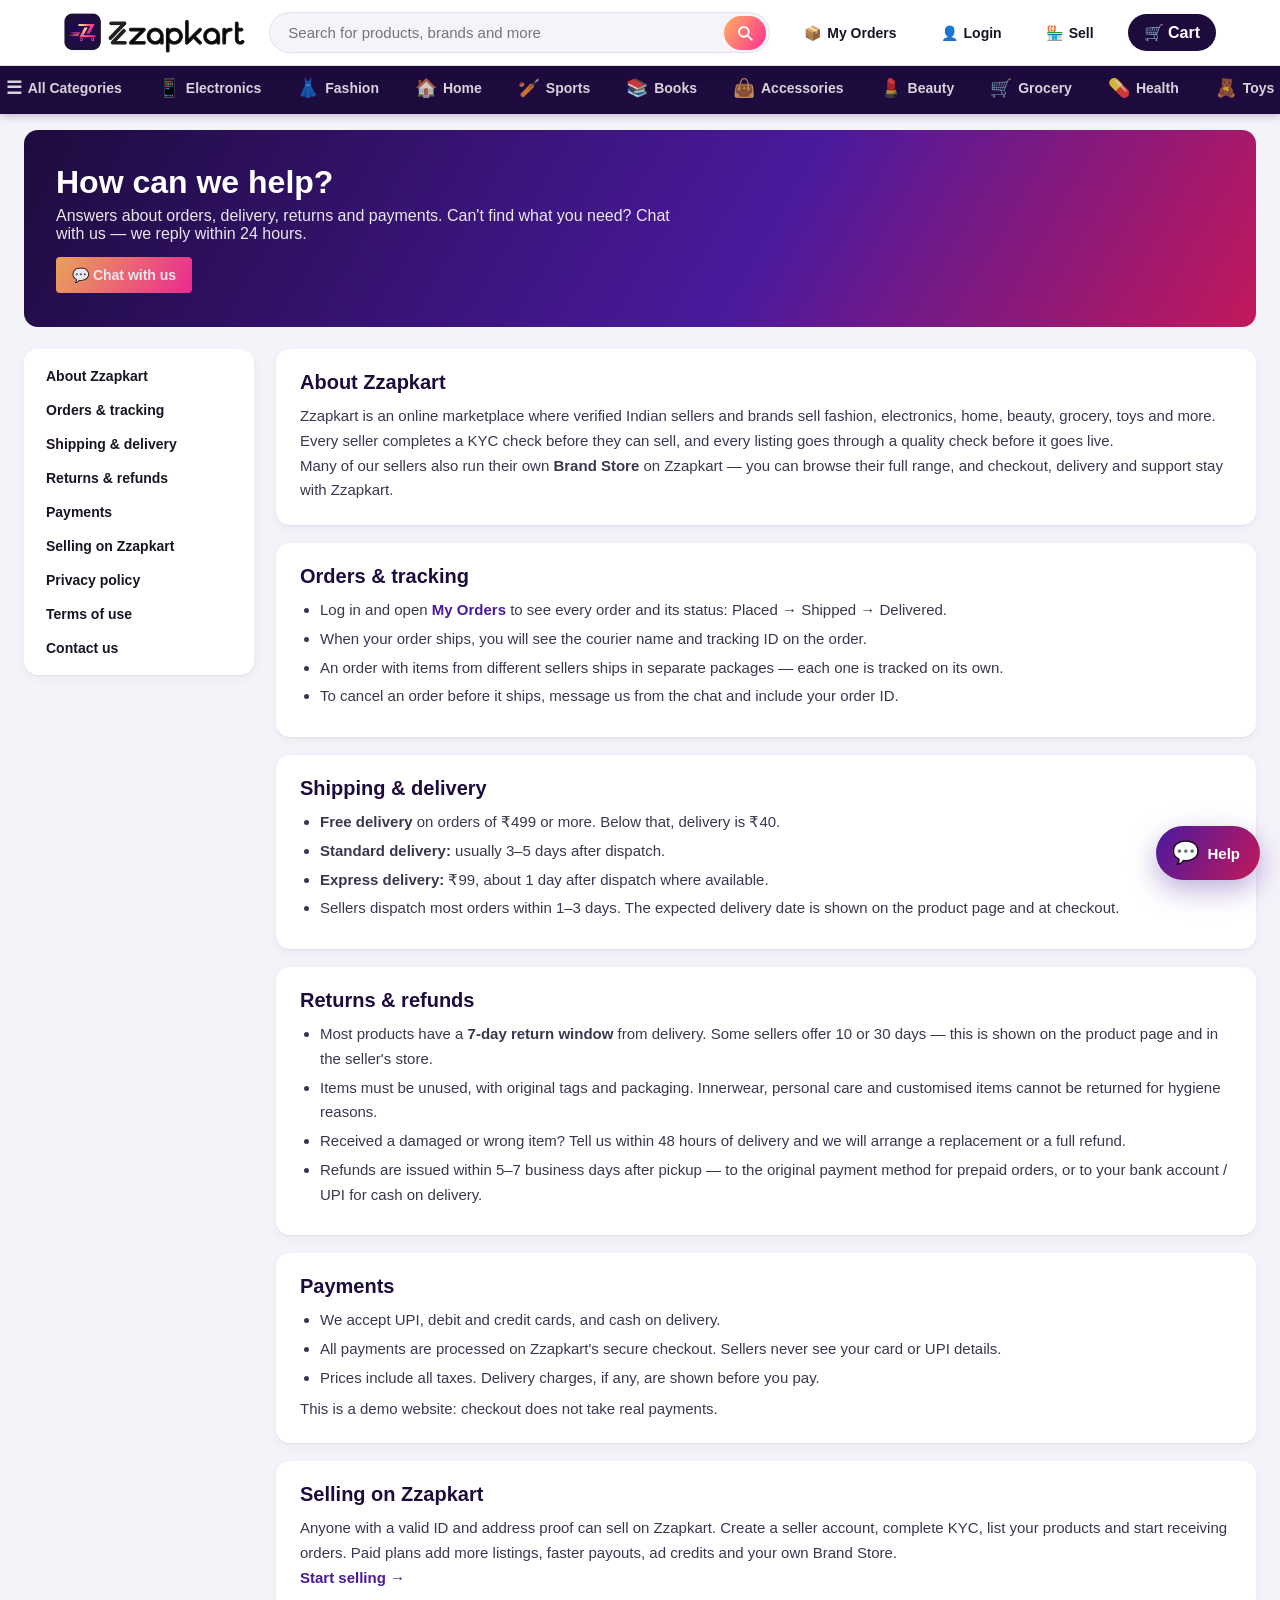
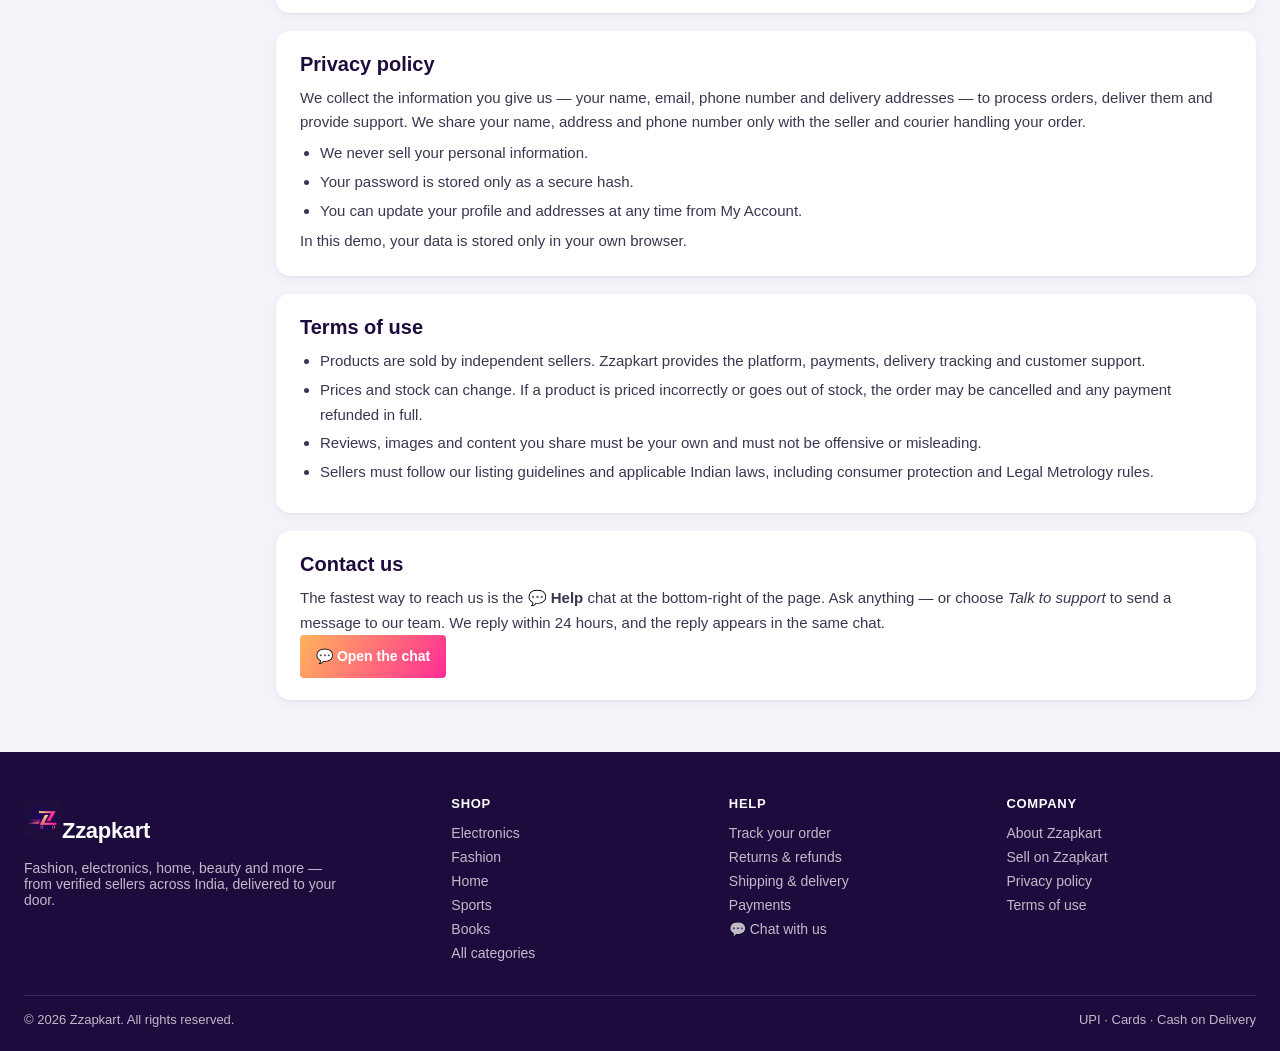
<file: help.html>
<!DOCTYPE html>
<html lang="en">
<head>
  <meta charset="UTF-8" />
  <meta name="viewport" content="width=device-width, initial-scale=1.0" />
  <title>Help Centre – Zzapkart</title>
  <meta name="description" content="Help with orders, shipping, returns, refunds and payments on Zzapkart." />
  <link rel="stylesheet" href="style.css" />
  <link rel="icon" type="image/png" href="images/logo-icon.png" />
  <meta name="theme-color" content="#1e0b3d" />
</head>
<body>
  <header class="navbar">
    <a href="index.html" class="logo"><img src="images/logo-full.png" alt="Zzapkart" /></a>
    <div class="search-box">
      <form action="index.html" role="search">
        <input type="search" name="q" placeholder="Search for products, brands and more" autocomplete="off" aria-label="Search" />
        <button type="submit" class="search-btn" aria-label="Search"><svg viewBox="0 0 24 24" width="18" height="18" aria-hidden="true" focusable="false"><circle cx="10.5" cy="10.5" r="6.5" fill="none" stroke="currentColor" stroke-width="2.4"/><path d="M15.5 15.5 21 21" stroke="currentColor" stroke-width="2.4" stroke-linecap="round"/></svg></button>
      </form>
    </div>
    <a href="account.html#orders" class="nav-link">📦 <span>My Orders</span></a>
    <a href="account.html" class="nav-link" id="nav-account">👤 <span>Login</span></a>
    <a href="seller.html" class="nav-link sell-link">🏪 <span>Sell</span></a>
    <a href="cart.html" class="cart-link">
      🛒 Cart <span id="cart-count" class="badge">0</span>
    </a>
  </header>
  <nav class="cat-nav" id="cat-nav"></nav>

  <main class="container">
    <section class="help-hero">
      <h1>How can we help?</h1>
      <p>Answers about orders, delivery, returns and payments. Can't find what you need? Chat with us — we reply within 24 hours.</p>
      <p style="margin-top:14px"><a href="#contact" class="btn" data-open-chat="1">💬 Chat with us</a></p>
    </section>

    <div class="help-layout">
      <nav class="help-nav" aria-label="Help topics">
        <a href="#about">About Zzapkart</a>
        <a href="#orders">Orders &amp; tracking</a>
        <a href="#shipping">Shipping &amp; delivery</a>
        <a href="#returns">Returns &amp; refunds</a>
        <a href="#payments">Payments</a>
        <a href="#sellers">Selling on Zzapkart</a>
        <a href="#privacy">Privacy policy</a>
        <a href="#terms">Terms of use</a>
        <a href="#contact">Contact us</a>
      </nav>

      <div class="help-body">
        <section class="help-card" id="about">
          <h2>About Zzapkart</h2>
          <p>Zzapkart is an online marketplace where verified Indian sellers and brands sell fashion, electronics, home, beauty, grocery, toys and more. Every seller completes a KYC check before they can sell, and every listing goes through a quality check before it goes live.</p>
          <p>Many of our sellers also run their own <strong>Brand Store</strong> on Zzapkart — you can browse their full range, and checkout, delivery and support stay with Zzapkart.</p>
        </section>

        <section class="help-card" id="orders">
          <h2>Orders &amp; tracking</h2>
          <ul>
            <li>Log in and open <a class="link" href="account.html#orders">My Orders</a> to see every order and its status: Placed → Shipped → Delivered.</li>
            <li>When your order ships, you will see the courier name and tracking ID on the order.</li>
            <li>An order with items from different sellers ships in separate packages — each one is tracked on its own.</li>
            <li>To cancel an order before it ships, message us from the chat and include your order ID.</li>
          </ul>
        </section>

        <section class="help-card" id="shipping">
          <h2>Shipping &amp; delivery</h2>
          <ul>
            <li><strong>Free delivery</strong> on orders of ₹499 or more. Below that, delivery is ₹40.</li>
            <li><strong>Standard delivery:</strong> usually 3–5 days after dispatch.</li>
            <li><strong>Express delivery:</strong> ₹99, about 1 day after dispatch where available.</li>
            <li>Sellers dispatch most orders within 1–3 days. The expected delivery date is shown on the product page and at checkout.</li>
          </ul>
        </section>

        <section class="help-card" id="returns">
          <h2>Returns &amp; refunds</h2>
          <ul>
            <li>Most products have a <strong>7-day return window</strong> from delivery. Some sellers offer 10 or 30 days — this is shown on the product page and in the seller's store.</li>
            <li>Items must be unused, with original tags and packaging. Innerwear, personal care and customised items cannot be returned for hygiene reasons.</li>
            <li>Received a damaged or wrong item? Tell us within 48 hours of delivery and we will arrange a replacement or a full refund.</li>
            <li>Refunds are issued within 5–7 business days after pickup — to the original payment method for prepaid orders, or to your bank account / UPI for cash on delivery.</li>
          </ul>
        </section>

        <section class="help-card" id="payments">
          <h2>Payments</h2>
          <ul>
            <li>We accept UPI, debit and credit cards, and cash on delivery.</li>
            <li>All payments are processed on Zzapkart's secure checkout. Sellers never see your card or UPI details.</li>
            <li>Prices include all taxes. Delivery charges, if any, are shown before you pay.</li>
          </ul>
          <p class="muted">This is a demo website: checkout does not take real payments.</p>
        </section>

        <section class="help-card" id="sellers">
          <h2>Selling on Zzapkart</h2>
          <p>Anyone with a valid ID and address proof can sell on Zzapkart. Create a seller account, complete KYC, list your products and start receiving orders. Paid plans add more listings, faster payouts, ad credits and your own Brand Store.</p>
          <p><a class="link" href="seller.html">Start selling →</a></p>
        </section>

        <section class="help-card" id="privacy">
          <h2>Privacy policy</h2>
          <p>We collect the information you give us — your name, email, phone number and delivery addresses — to process orders, deliver them and provide support. We share your name, address and phone number only with the seller and courier handling your order.</p>
          <ul>
            <li>We never sell your personal information.</li>
            <li>Your password is stored only as a secure hash.</li>
            <li>You can update your profile and addresses at any time from My Account.</li>
          </ul>
          <p class="muted">In this demo, your data is stored only in your own browser.</p>
        </section>

        <section class="help-card" id="terms">
          <h2>Terms of use</h2>
          <ul>
            <li>Products are sold by independent sellers. Zzapkart provides the platform, payments, delivery tracking and customer support.</li>
            <li>Prices and stock can change. If a product is priced incorrectly or goes out of stock, the order may be cancelled and any payment refunded in full.</li>
            <li>Reviews, images and content you share must be your own and must not be offensive or misleading.</li>
            <li>Sellers must follow our listing guidelines and applicable Indian laws, including consumer protection and Legal Metrology rules.</li>
          </ul>
        </section>

        <section class="help-card" id="contact">
          <h2>Contact us</h2>
          <p>The fastest way to reach us is the <strong>💬 Help</strong> chat at the bottom-right of the page. Ask anything — or choose <em>Talk to support</em> to send a message to our team. We reply within 24 hours, and the reply appears in the same chat.</p>
          <p><a href="#contact" class="btn" data-open-chat="1">💬 Open the chat</a></p>
        </section>
      </div>
    </div>
  </main>

  <footer class="footer" id="site-footer"></footer>

  <script src="products.js"></script>
  <script src="catalog.js"></script>
  <script src="demo-data.js"></script>
  <script src="store.js"></script>
  <script src="ads.js"></script>
  <script src="cart.js"></script>
  <script src="ui.js"></script>
  <script src="chatbot.js"></script>
</body>
</html>
</file>
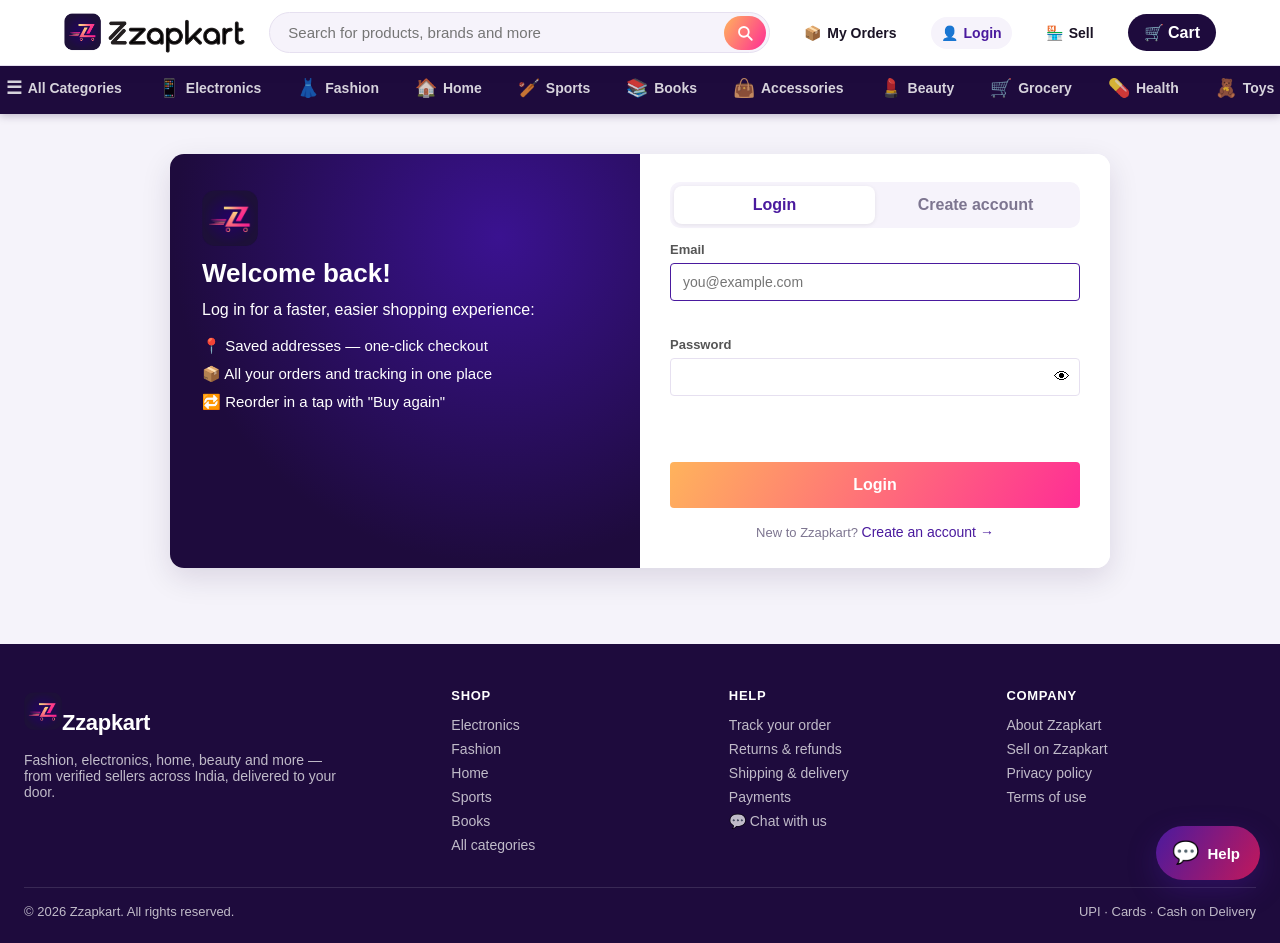
<file: orders.html>
<!DOCTYPE html>
<html lang="en">
<head>
  <meta charset="UTF-8" />
  <meta name="viewport" content="width=device-width, initial-scale=1.0" />
  <title>My Orders – Zzapkart</title>
  <link rel="stylesheet" href="style.css" />
  <link rel="icon" type="image/png" href="images/logo-icon.png" />
  <meta name="theme-color" content="#1e0b3d" />
</head>
<body>
  <header class="navbar">
    <a href="index.html" class="logo"><img src="images/logo-full.png" alt="Zzapkart" /></a>
    <div class="search-box">
      <form action="index.html" role="search">
        <input type="search" name="q" placeholder="Search for products, brands and more" autocomplete="off" aria-label="Search" />
        <button type="submit" class="search-btn" aria-label="Search"><svg viewBox="0 0 24 24" width="18" height="18" aria-hidden="true" focusable="false"><circle cx="10.5" cy="10.5" r="6.5" fill="none" stroke="currentColor" stroke-width="2.4"/><path d="M15.5 15.5 21 21" stroke="currentColor" stroke-width="2.4" stroke-linecap="round"/></svg></button>
      </form>
    </div>
    <a href="account.html#orders" class="nav-link">📦 <span>My Orders</span></a>
    <a href="account.html" class="nav-link" id="nav-account">👤 <span>Login</span></a>
    <a href="seller.html" class="nav-link sell-link">🏪 <span>Sell</span></a>
    <a href="cart.html" class="cart-link">
      🛒 Cart <span id="cart-count" class="badge">0</span>
    </a>
  </header>
  <nav class="cat-nav" id="cat-nav"></nav>

  <main class="container orders-page">
    <h2 class="section-title">My Orders</h2>
    <section class="panel" id="buyer-notifs-panel">
      <h2>🔔 Notifications</h2>
      <div id="buyer-notifs"></div>
    </section>
    <div id="orders-list"></div>
    <div id="orders-empty" class="empty hidden">
      <div class="empty-emoji">📦</div>
      <p>You haven't placed any orders yet.</p>
      <a href="index.html" class="btn">Shop Now</a>
    </div>
  </main>

  <footer class="footer" id="site-footer"></footer>

  <script src="products.js"></script>
  <script src="catalog.js"></script>
  <script src="demo-data.js"></script>
  <script src="store.js"></script>
  <script src="ads.js"></script>
  <script src="cart.js"></script>
  <script src="ui.js"></script>
  <script src="orders.js"></script>
</body>
</html>
</file>
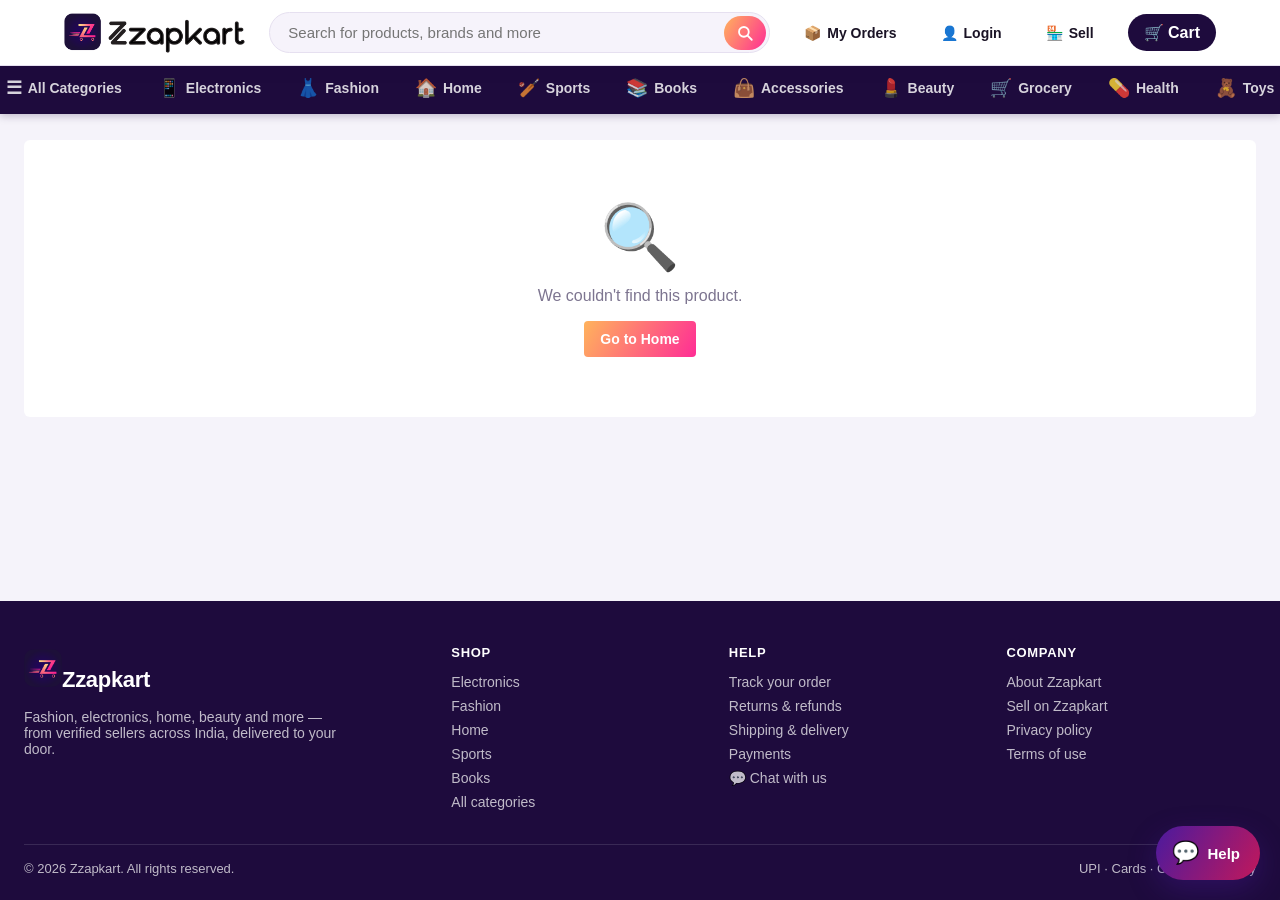
<file: product.html>
<!DOCTYPE html>
<html lang="en">
<head>
  <meta charset="UTF-8" />
  <meta name="viewport" content="width=device-width, initial-scale=1.0" />
  <title>Product – Zzapkart</title>
  <link rel="stylesheet" href="style.css" />
  <link rel="icon" type="image/png" href="images/logo-icon.png" />
  <meta name="theme-color" content="#1e0b3d" />
</head>
<body>
  <header class="navbar">
    <a href="index.html" class="logo"><img src="images/logo-full.png" alt="Zzapkart" /></a>
    <div class="search-box">
      <form action="index.html" role="search">
        <input type="search" name="q" placeholder="Search for products, brands and more" autocomplete="off" aria-label="Search" />
        <button type="submit" class="search-btn" aria-label="Search"><svg viewBox="0 0 24 24" width="18" height="18" aria-hidden="true" focusable="false"><circle cx="10.5" cy="10.5" r="6.5" fill="none" stroke="currentColor" stroke-width="2.4"/><path d="M15.5 15.5 21 21" stroke="currentColor" stroke-width="2.4" stroke-linecap="round"/></svg></button>
      </form>
    </div>
    <a href="account.html#orders" class="nav-link">📦 <span>My Orders</span></a>
    <a href="account.html" class="nav-link" id="nav-account">👤 <span>Login</span></a>
    <a href="seller.html" class="nav-link sell-link">🏪 <span>Sell</span></a>
    <a href="cart.html" class="cart-link">
      🛒 Cart <span id="cart-count" class="badge">0</span>
    </a>
  </header>
  <nav class="cat-nav" id="cat-nav"></nav>

  <main class="container">
    <p class="breadcrumb-dark" id="crumbs"></p>
    <div id="pdp"></div>

    <section class="cat-section sponsored-section hidden" id="related-ads">
      <div class="cat-section-head" style="border-left-color:#ff2d95">
        <div><h2>Sponsored products related to this item</h2></div>
      </div>
      <div class="grid" id="related-ads-grid"></div>
    </section>

    <section class="cat-section hidden" id="similar">
      <div class="cat-section-head">
        <div><h2>More in <span id="similar-cat"></span></h2></div>
      </div>
      <div class="grid" id="similar-grid"></div>
    </section>
  </main>

  <footer class="footer" id="site-footer"></footer>

  <script src="products.js"></script>
  <script src="catalog.js"></script>
  <script src="demo-data.js"></script>
  <script src="store.js"></script>
  <script src="media.js"></script>
  <script src="ads.js"></script>
  <script src="cart.js"></script>
  <script src="ui.js"></script>
  <script src="reels.js"></script>
  <script src="product.js"></script>
  <script src="chatbot.js"></script>
</body>
</html>
</file>
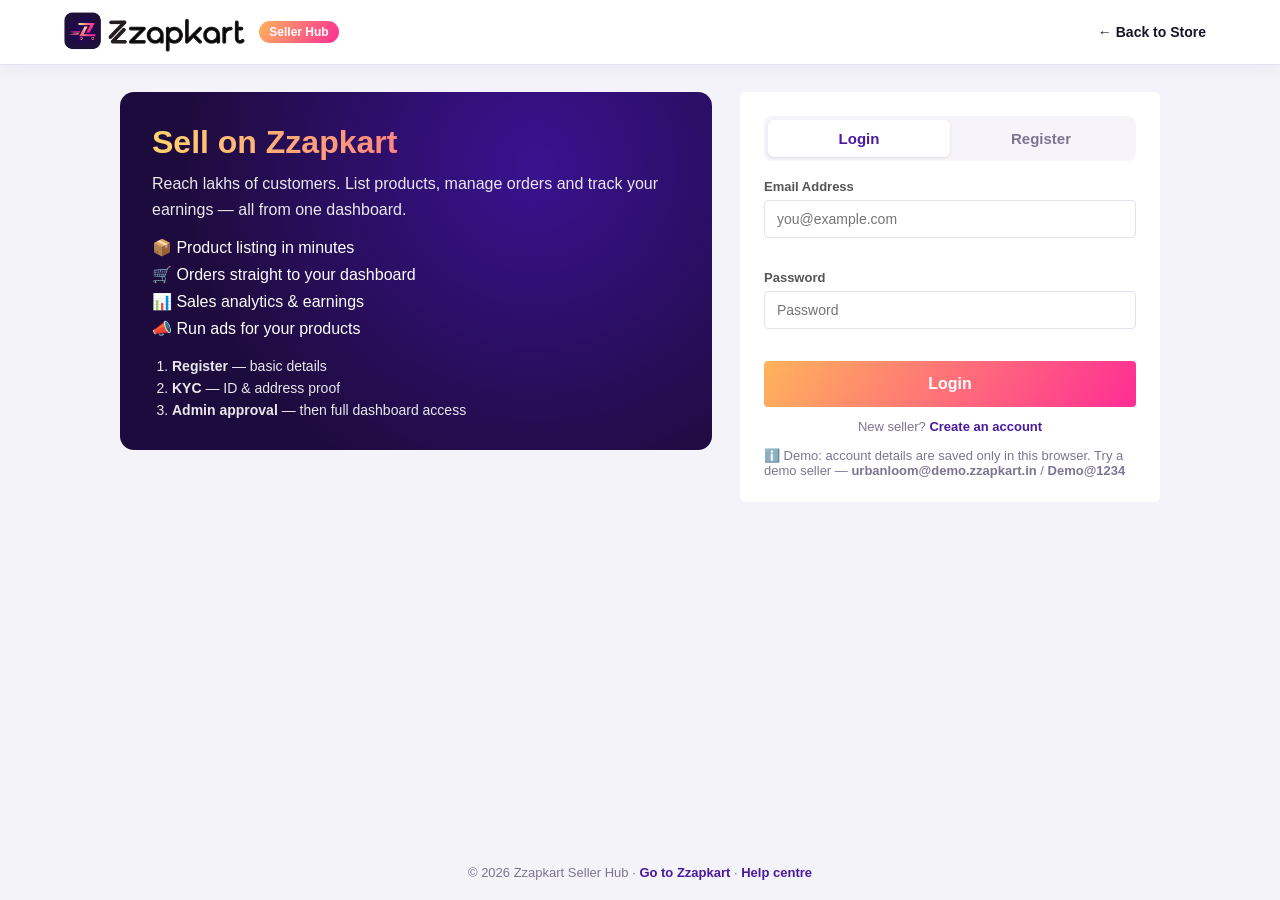
<file: seller-dashboard.html>
<!DOCTYPE html>
<html lang="en">
<head>
  <meta charset="UTF-8" />
  <meta name="viewport" content="width=device-width, initial-scale=1.0" />
  <title>Seller Dashboard – Zzapkart</title>
  <link rel="stylesheet" href="style.css" />
  <link rel="icon" type="image/png" href="images/logo-icon.png" />
  <meta name="theme-color" content="#1e0b3d" />
</head>
<body class="dash-body">
  <header class="navbar">
    <a href="seller-dashboard.html" class="logo"><img src="images/logo-full.png" alt="Zzapkart" /></a>
    <span class="seller-tag">Seller Hub</span>
    <div class="push-right dash-user">
      <a href="#notifications" class="nav-link bell" title="Notifications">🔔<span id="notif-count" class="badge hidden">0</span></a>
      <span class="dash-shop" id="shop-name"></span>
      <button class="btn btn-outline btn-sm" id="logout">Logout</button>
    </div>
  </header>

  <div class="dash">
    <aside class="dash-side">
      <nav id="dash-nav"></nav>
      <a href="index.html" class="dash-store-link" target="_blank" rel="noopener">↗ View Store</a>
    </aside>
    <main class="dash-main">
      <div id="banner"></div>
      <div id="content"></div>
    </main>
  </div>

  <div class="modal hidden" id="modal" role="dialog" aria-modal="true">
    <div class="modal-box" id="modal-box"></div>
  </div>
  <div class="chart-tip hidden" id="chart-tip"></div>

  <script src="products.js"></script>
  <script src="catalog.js"></script>
  <script src="demo-data.js"></script>
  <script src="store.js"></script>
  <script src="media.js"></script>
  <script src="ads.js"></script>
  <script src="cart.js"></script>
  <script src="seller-ads.js"></script>
  <script src="seller-listings.js"></script>
  <script src="seller-profile.js"></script>
  <script src="seller-store.js"></script>
  <script src="seller.js"></script>
</body>
</html>
</file>
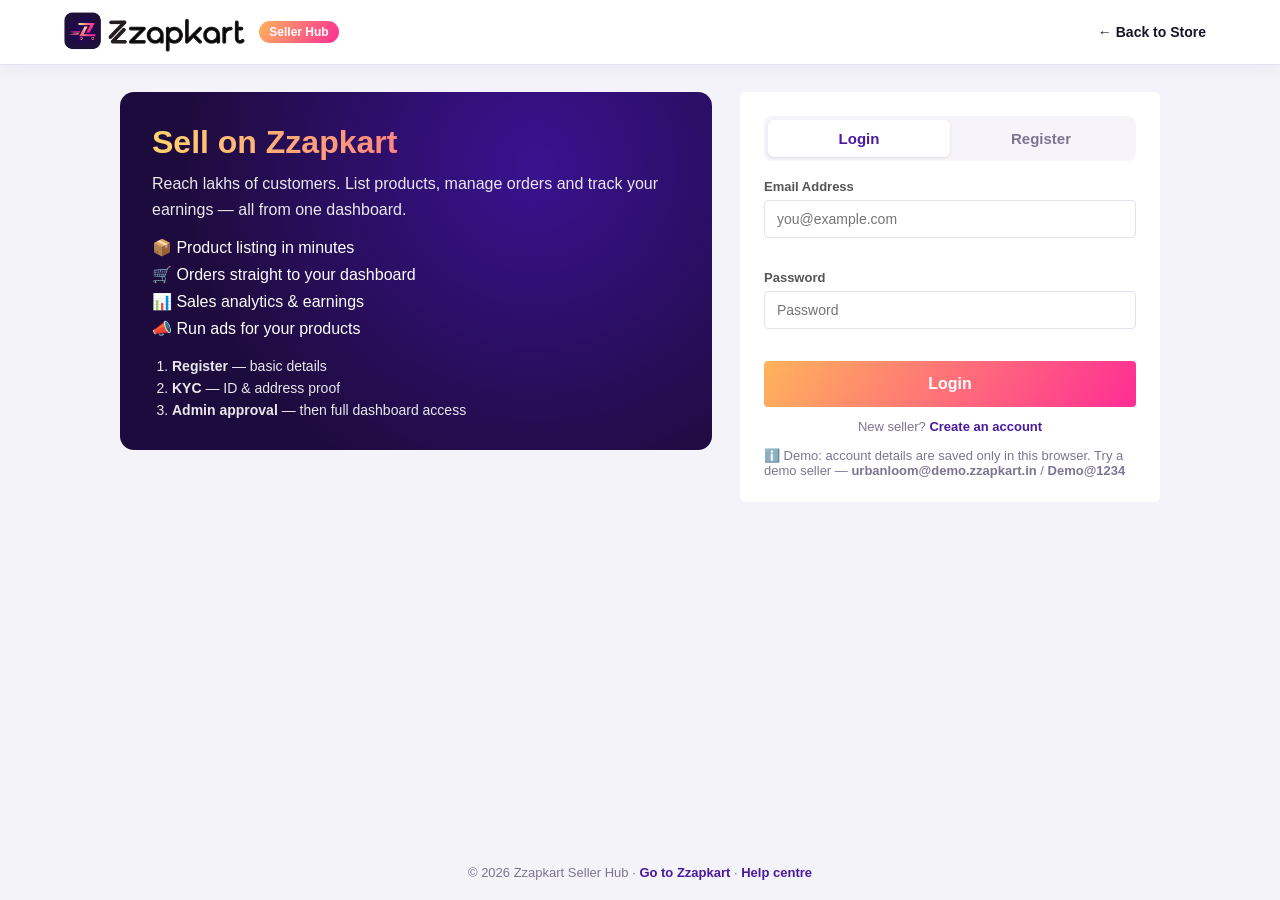
<file: seller.html>
<!DOCTYPE html>
<html lang="en">
<head>
  <meta charset="UTF-8" />
  <meta name="viewport" content="width=device-width, initial-scale=1.0" />
  <title>Sell on Zzapkart – Seller Login</title>
  <link rel="stylesheet" href="style.css" />
  <link rel="icon" type="image/png" href="images/logo-icon.png" />
  <meta name="theme-color" content="#1e0b3d" />
</head>
<body class="auth-body">
  <header class="navbar">
    <a href="index.html" class="logo"><img src="images/logo-full.png" alt="Zzapkart" /></a>
    <span class="seller-tag">Seller Hub</span>
    <a href="index.html" class="nav-link push-right">← Back to Store</a>
  </header>

  <main class="auth-wrap">
    <section class="auth-pitch">
      <h1>Sell on Zzapkart</h1>
      <p>Reach lakhs of customers. List products, manage orders and track your earnings — all from one dashboard.</p>
      <ul>
        <li>📦 Product listing in minutes</li>
        <li>🛒 Orders straight to your dashboard</li>
        <li>📊 Sales analytics &amp; earnings</li>
        <li>📣 Run ads for your products</li>
      </ul>
      <ol class="onboard-steps">
        <li><strong>Register</strong> — basic details</li>
        <li><strong>KYC</strong> — ID &amp; address proof</li>
        <li><strong>Admin approval</strong> — then full dashboard access</li>
      </ol>
    </section>

    <section class="panel auth-card">
      <div class="auth-tabs" role="tablist">
        <button class="auth-tab active" data-tab="login" role="tab">Login</button>
        <button class="auth-tab" data-tab="register" role="tab">Register</button>
      </div>

      <!-- Login -->
      <form id="login-form" class="checkout-form" novalidate>
        <label>Email Address
          <input name="email" type="email" autocomplete="email" placeholder="you@example.com" />
          <small class="err"></small>
        </label>
        <label>Password
          <input name="password" type="password" autocomplete="current-password" placeholder="Password" />
          <small class="err"></small>
        </label>
        <button class="btn checkout-btn" type="submit">Login</button>
        <p class="muted center">New seller? <a href="#" data-switch="register" class="link">Create an account</a></p>
      </form>

      <!-- Register -->
      <form id="register-form" class="checkout-form hidden" novalidate>
        <label>Full Name
          <input name="name" autocomplete="name" placeholder="Rahul Sharma" />
          <small class="err"></small>
        </label>
        <label>Shop / Business Name
          <input name="shopName" placeholder="Sharma Fashion House" />
          <small class="err"></small>
        </label>
        <label>Email Address
          <input name="email" type="email" autocomplete="email" placeholder="you@example.com" />
          <small class="err"></small>
        </label>
        <label>Mobile Number
          <input name="phone" inputmode="numeric" maxlength="10" placeholder="10-digit mobile number" />
          <small class="err"></small>
        </label>
        <label>Password
          <input name="password" type="password" autocomplete="new-password" placeholder="At least 8 characters, 1 number" />
          <small class="err"></small>
        </label>
        <label>Confirm Password
          <input name="confirm" type="password" autocomplete="new-password" placeholder="Re-enter password" />
          <small class="err"></small>
        </label>
        <button class="btn checkout-btn" type="submit">Create Seller Account</button>
        <p class="muted center">Already have an account? <a href="#" data-switch="login" class="link">Log in</a></p>
      </form>

      <p class="demo-note">ℹ️ Demo: account details are saved only in this browser. Try a demo seller — <strong>urbanloom@demo.zzapkart.in</strong> / <strong>Demo@1234</strong></p>
    </section>
  </main>

  <footer class="footer footer-mini">© 2026 Zzapkart Seller Hub · <a href="index.html" class="link">Go to Zzapkart</a> · <a href="help.html" class="link">Help centre</a></footer>

  <script src="products.js"></script>
  <script src="catalog.js"></script>
  <script src="demo-data.js"></script>
  <script src="store.js"></script>
  <script src="ads.js"></script>
  <script src="cart.js"></script>
  <script src="seller-auth.js"></script>
</body>
</html>
</file>
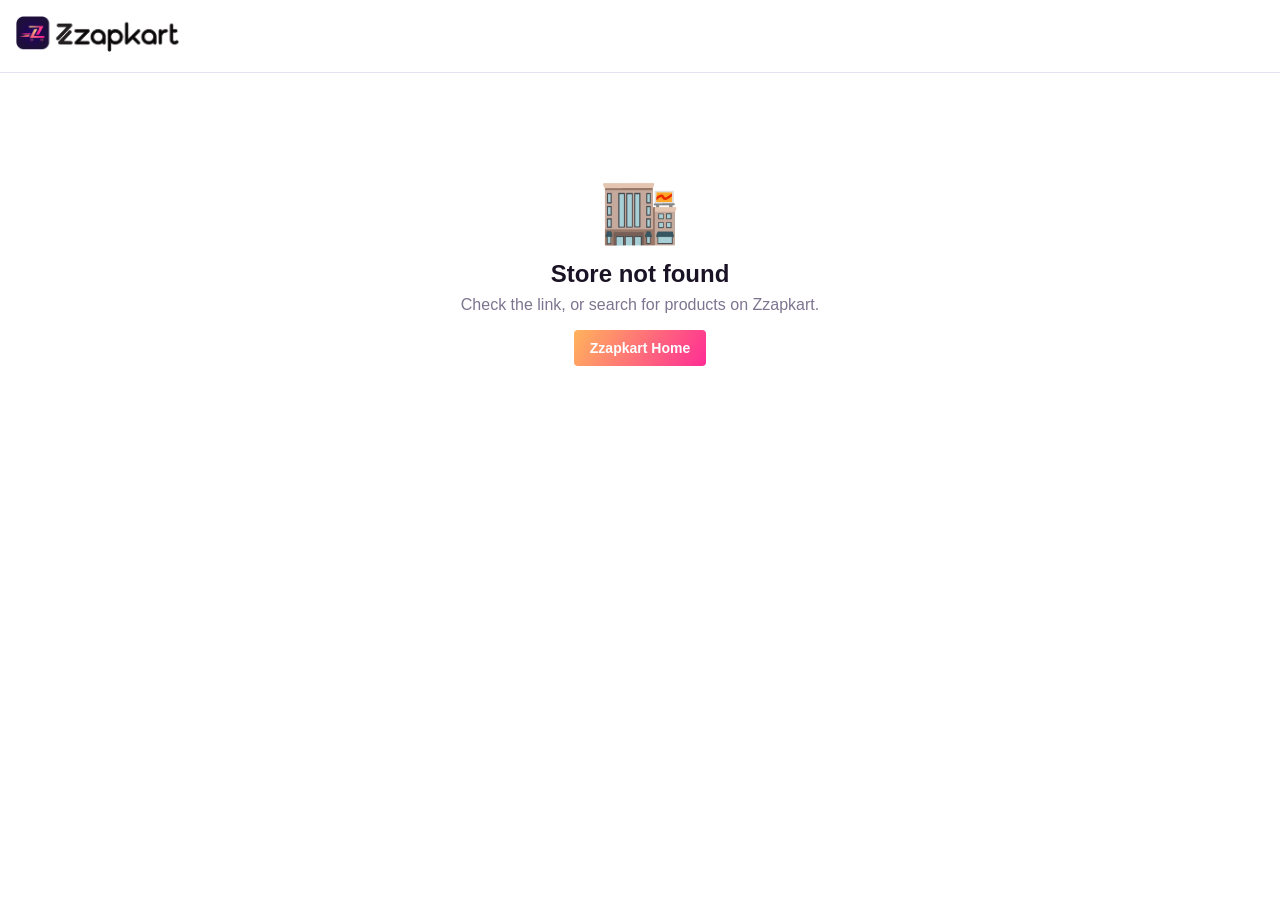
<file: store.html>
<!DOCTYPE html>
<html lang="en">
<head>
  <meta charset="UTF-8" />
  <meta name="viewport" content="width=device-width, initial-scale=1.0" />
  <title>Brand Store – Zzapkart</title>
  <link rel="stylesheet" href="style.css" />
  <link rel="icon" type="image/png" href="images/logo-icon.png" />
  <meta name="theme-color" content="#1e0b3d" />
</head>
<body class="shop-body">
  <!-- brandstore.js builds the whole store website (header, pages, cart drawer, footer) -->
  <div id="shop"></div>

  <script src="products.js"></script>
  <script src="catalog.js"></script>
  <script src="demo-data.js"></script>
  <script src="store.js"></script>
  <script src="media.js"></script>
  <script src="ads.js"></script>
  <script src="cart.js"></script>
  <script src="ui.js"></script>
  <script src="reels.js"></script>
  <script src="brandstore.js"></script>
</body>
</html>
</file>
<file: style.css>
/* Brand colours — taken from the Zzapkart logo */
:root {
  --brand-dark: #1e0b3d;      /* dark purple from the logo icon */
  --brand-purple: #2d0f6b;    /* purple from the middle of the icon */
  --brand-peach: #ffd36e;     /* start of the Z gradient */
  --brand-pink: #ff2d95;      /* end of the Z gradient */
  --brand-gradient: linear-gradient(120deg, #ffb35c, #ff2d95);

  --primary: #4a1a9e;         /* links, active states */
  --accent: var(--brand-pink);
  --green: #1f9d55;
  --bg: #f6f3fb;
  --card: #ffffff;
  --text: #1a1325;
  --muted: #7d7590;
  --border: #e6e0f0;
}

* { box-sizing: border-box; margin: 0; padding: 0; }

body {
  font-family: "Segoe UI", Roboto, Arial, sans-serif;
  background: var(--bg);
  color: var(--text);
  min-height: 100vh;
  display: flex;
  flex-direction: column;
}

a { color: inherit; text-decoration: none; }
.hidden { display: none !important; }
.green { color: var(--green); }
.muted { color: var(--muted); font-size: 13px; }

/* ---------- Navbar ---------- */
.navbar {
  position: sticky;
  top: 0;
  z-index: 10;
  display: flex;
  align-items: center;
  gap: 24px;
  padding: 12px 5%;
  background: var(--card);
  color: var(--text);
  box-shadow: 0 1px 0 var(--border);
}
.logo { display: flex; align-items: center; flex-shrink: 0; }
.logo img { height: 40px; width: auto; display: block; }
.search-box { flex: 1; max-width: 600px; }
.search-box input {
  width: 100%;
  padding: 11px 18px;
  border: 1.5px solid var(--border);
  border-radius: 24px;
  background: var(--bg);
  font-size: 15px;
  color: var(--text);
  outline: none;
  transition: border-color .2s, box-shadow .2s, background .2s;
}
.search-box input:focus {
  border-color: var(--brand-pink);
  background: #fff;
  box-shadow: 0 0 0 3px rgba(255, 45, 149, .15);
}
.cart-link {
  display: flex;
  align-items: center;
  gap: 6px;
  font-weight: 700;
  white-space: nowrap;
  padding: 9px 16px;
  border-radius: 24px;
  background: var(--brand-dark);
  color: #fff;
}
.cart-link:hover { background: var(--brand-purple); }
.badge {
  display: inline-flex;
  align-items: center;
  justify-content: center;
  min-width: 20px;
  height: 20px;
  padding: 0 6px;
  border-radius: 10px;
  background: var(--brand-gradient);
  font-size: 12px;
}

/* ---------- Hero ---------- */
.hero {
  margin: 16px 5% 0;
  padding: 32px 40px;
  border-radius: 14px;
  background: radial-gradient(circle at 70% 30%, #3a1290 0%, var(--brand-dark) 70%);
  color: #fff;
  display: flex;
  align-items: center;
  justify-content: space-between;
}
.hero h1 { font-size: 32px; margin-bottom: 6px; }
#hero h1 {
  background: linear-gradient(90deg, var(--brand-peach), var(--brand-pink));
  -webkit-background-clip: text;
  background-clip: text;
  color: transparent;
}
.hero-emoji { font-size: 72px; }

/* ---------- Layout ---------- */
.container { width: 90%; margin: 16px auto; flex: 1; }

.categories { display: flex; gap: 8px; flex-wrap: wrap; margin-bottom: 12px; }
.chip {
  padding: 8px 16px;
  border: 1px solid var(--border);
  border-radius: 20px;
  background: var(--card);
  cursor: pointer;
  font-size: 14px;
}
.chip.active { background: var(--primary); color: #fff; border-color: var(--primary); }

.result-info { color: var(--muted); font-size: 14px; margin-bottom: 12px; }

/* ---------- Product grid ---------- */
.grid {
  display: grid;
  grid-template-columns: repeat(auto-fill, minmax(210px, 1fr));
  gap: 16px;
}
.card {
  background: var(--card);
  border-radius: 6px;
  overflow: hidden;
  display: flex;
  flex-direction: column;
  transition: box-shadow .2s, transform .2s;
}
.card:hover { box-shadow: 0 6px 18px rgba(0,0,0,.12); transform: translateY(-2px); }
.card-img {
  height: 170px;
  display: flex;
  align-items: center;
  justify-content: center;
  font-size: 72px;
}
.card-body { padding: 12px 14px 14px; display: flex; flex-direction: column; gap: 6px; flex: 1; }
.card-body h3 { font-size: 15px; font-weight: 600; }
.rating {
  align-self: flex-start;
  background: var(--green);
  color: #fff;
  font-size: 12px;
  font-weight: 600;
  padding: 2px 6px;
  border-radius: 3px;
}
.price-row { display: flex; align-items: baseline; gap: 8px; flex-wrap: wrap; }
.price { font-size: 17px; font-weight: 700; }
.mrp { color: var(--muted); text-decoration: line-through; font-size: 13px; }
.off { color: var(--green); font-size: 13px; font-weight: 600; }

.btn {
  display: inline-block;
  padding: 10px 16px;
  border: none;
  border-radius: 4px;
  background: var(--brand-gradient);
  color: #fff;
  font-weight: 600;
  font-size: 14px;
  cursor: pointer;
  text-align: center;
}
.btn:hover { filter: brightness(1.07); }
.btn:active { transform: scale(.98); }
.add-btn { margin-top: auto; background: var(--brand-dark); }
.add-btn:hover { background: var(--brand-gradient); filter: none; }

/* ---------- Empty state ---------- */
.empty { text-align: center; padding: 60px 20px; background: var(--card); border-radius: 6px; }
.empty-emoji { font-size: 64px; margin-bottom: 12px; }
.empty p { margin-bottom: 16px; color: var(--muted); }

/* ---------- Cart page ---------- */
.cart-page { display: grid; grid-template-columns: 1fr 340px; gap: 16px; align-items: start; }
.cart-items { background: var(--card); border-radius: 6px; padding: 16px 20px; }
.cart-items h2 { font-size: 18px; padding-bottom: 12px; border-bottom: 1px solid var(--border); }
.cart-items .empty { padding: 40px 0; }
.cart-row { display: flex; gap: 16px; padding: 18px 0; border-bottom: 1px solid var(--border); }
.cart-row:last-child { border-bottom: none; }
.cart-img {
  width: 100px; height: 100px; flex-shrink: 0;
  border-radius: 6px;
  display: flex; align-items: center; justify-content: center;
  font-size: 48px;
}
.cart-info { flex: 1; display: flex; flex-direction: column; gap: 6px; }
.cart-info h4 { font-size: 16px; font-weight: 600; }
.cart-actions { display: flex; align-items: center; gap: 20px; margin-top: 6px; }
.qty { display: flex; align-items: center; gap: 10px; }
.qty button {
  width: 28px; height: 28px;
  border-radius: 50%;
  border: 1px solid var(--border);
  background: #fff;
  font-size: 16px;
  cursor: pointer;
}
.qty span { min-width: 28px; text-align: center; border: 1px solid var(--border); padding: 2px 8px; }
.remove { background: none; border: none; font-weight: 600; cursor: pointer; font-size: 14px; }
.remove:hover { color: var(--primary); }

.summary {
  background: var(--card);
  border-radius: 6px;
  padding: 16px 20px;
  position: sticky;
  top: 80px;
}
.summary h3 {
  color: var(--muted);
  font-size: 15px;
  text-transform: uppercase;
  padding-bottom: 12px;
  border-bottom: 1px solid var(--border);
  margin-bottom: 12px;
}
.sum-row { display: flex; justify-content: space-between; margin: 12px 0; font-size: 15px; }
.summary hr { border: none; border-top: 1px dashed var(--border); margin: 12px 0; }
.total { font-weight: 700; font-size: 17px; }
.save-line { font-size: 14px; font-weight: 600; margin: 10px 0 16px; }
.checkout-btn { width: 100%; padding: 14px; font-size: 16px; }

/* ---------- Toast ---------- */
#toast {
  position: fixed;
  left: 50%;
  bottom: 24px;
  transform: translate(-50%, 80px);
  background: #323232;
  color: #fff;
  padding: 12px 20px;
  border-radius: 6px;
  font-size: 14px;
  opacity: 0;
  transition: transform .25s, opacity .25s;
  z-index: 100;
}
#toast.show { transform: translate(-50%, 0); opacity: 1; }

.footer { text-align: center; padding: 20px; color: var(--muted); font-size: 13px; }

/* ---------- Responsive ---------- */
@media (max-width: 800px) {
  .cart-page { grid-template-columns: 1fr; }
  .summary { position: static; }
}
@media (max-width: 600px) {
  .navbar { flex-wrap: wrap; gap: 10px; padding: 10px 16px; }
  .search-box { order: 3; flex-basis: 100%; max-width: none; }
  .cart-link { margin-left: auto; }
  .hero { margin: 12px 16px 0; padding: 20px; }
  .hero h1 { font-size: 22px; }
  .hero-emoji { font-size: 48px; }
  .container { width: auto; margin: 12px 16px; }
  .grid { grid-template-columns: repeat(2, 1fr); gap: 10px; }
  .card-img { height: 120px; font-size: 52px; }
}

/* ---------- Checkout page ---------- */
.steps {
  display: flex;
  list-style: none;
  gap: 8px;
  margin-bottom: 16px;
  counter-reset: step;
  flex-wrap: wrap;
}
.steps li {
  counter-increment: step;
  display: flex;
  align-items: center;
  gap: 8px;
  color: var(--muted);
  font-size: 14px;
  font-weight: 600;
}
.steps li::before {
  content: counter(step);
  width: 24px; height: 24px;
  border-radius: 50%;
  display: inline-flex; align-items: center; justify-content: center;
  background: var(--border);
  color: #fff;
  font-size: 12px;
}
.steps li:not(:last-child)::after { content: "—"; color: var(--border); margin-left: 4px; }
.steps li.active { color: var(--primary); }
.steps li.active::before { background: var(--primary); }
.steps li.done { color: var(--green); }
.steps li.done::before { content: "✓"; background: var(--green); }

.checkout-form { display: flex; flex-direction: column; gap: 16px; }
.panel { background: var(--card); border-radius: 6px; padding: 18px 20px; }
.panel h2 {
  font-size: 16px;
  text-transform: uppercase;
  color: var(--muted);
  display: flex;
  align-items: center;
  gap: 10px;
  margin-bottom: 16px;
}
.step-no {
  background: var(--brand-gradient);
  color: #fff;
  width: 22px; height: 22px;
  border-radius: 3px;
  display: inline-flex; align-items: center; justify-content: center;
  font-size: 12px;
}

.form-grid { display: grid; grid-template-columns: 1fr 1fr; gap: 14px; }
.form-grid .full { grid-column: 1 / -1; }
.checkout-form label { display: flex; flex-direction: column; gap: 6px; font-size: 13px; color: #555; font-weight: 600; }
.checkout-form input:not([type="radio"]),
.checkout-form textarea,
.checkout-form select {
  padding: 10px 12px;
  border: 1px solid var(--border);
  border-radius: 4px;
  font: inherit;
  font-weight: 400;
  font-size: 14px;
  color: var(--text);
  background: #fff;
  outline: none;
}
.checkout-form input:focus,
.checkout-form textarea:focus,
.checkout-form select:focus { border-color: var(--primary); }
.checkout-form .invalid { border-color: #e53935 !important; }
.err { color: #e53935; font-weight: 400; min-height: 14px; }

.pay-options { display: flex; flex-direction: column; gap: 10px; }
.pay-opt {
  flex-direction: row !important;
  align-items: center;
  gap: 12px !important;
  padding: 14px;
  border: 1px solid var(--border);
  border-radius: 6px;
  cursor: pointer;
  font-size: 15px !important;
  color: var(--text) !important;
}
.pay-opt.selected { border-color: var(--brand-pink); background: #fff3f9; }
.pay-opt input { accent-color: var(--primary); width: 18px; height: 18px; }
.pay-extra { margin-top: 14px; }
.demo-note { margin-top: 14px; font-size: 13px; color: var(--muted); }

.mini-items { display: flex; flex-direction: column; gap: 10px; max-height: 260px; overflow-y: auto; }
.mini-row { display: flex; align-items: center; gap: 10px; font-size: 14px; }
.mini-img {
  width: 44px; height: 44px; flex-shrink: 0;
  border-radius: 4px;
  display: flex; align-items: center; justify-content: center;
  font-size: 22px;
}
.mini-info { flex: 1; }
.mini-price { font-weight: 600; }
.back-link { display: block; text-align: center; margin-top: 12px; color: var(--primary); font-size: 14px; font-weight: 600; }

.success { text-align: center; padding: 48px 20px; max-width: 560px; margin: 0 auto; }
.success-icon {
  width: 72px; height: 72px;
  margin: 0 auto 16px;
  border-radius: 50%;
  background: var(--green);
  color: #fff;
  font-size: 40px;
  display: flex; align-items: center; justify-content: center;
}
.success h2 { justify-content: center; color: var(--green); font-size: 22px; text-transform: none; }
.success p { margin-bottom: 8px; }
.success-box {
  text-align: left;
  background: var(--bg);
  border-radius: 6px;
  padding: 14px 16px;
  margin: 18px 0 24px;
  font-size: 14px;
  line-height: 1.6;
}

@media (max-width: 600px) {
  .form-grid { grid-template-columns: 1fr; }
}

/* ---------- Category menu (below the navbar) ---------- */
.cat-nav {
  display: flex;
  justify-content: center;
  gap: 4px;
  background: var(--brand-dark);
  box-shadow: 0 2px 8px rgba(30,11,61,.25);
  padding: 0 5%;
  overflow-x: auto;
  scrollbar-width: none;
}
.cat-nav::-webkit-scrollbar { display: none; }
.cat-nav a {
  display: flex;
  align-items: center;
  gap: 6px;
  padding: 12px 16px;
  font-size: 14px;
  font-weight: 600;
  white-space: nowrap;
  border-bottom: 3px solid transparent;
}
.cat-nav a { color: rgba(255,255,255,.82); }
.cat-nav a:hover { color: #fff; }
.cat-nav a.active { color: #fff; border-image: var(--brand-gradient) 1; border-bottom: 3px solid; }
.cat-nav-emoji { font-size: 18px; }

/* ---------- Category tiles ---------- */
.section-title { font-size: 20px; margin: 8px 0 14px; }
.cat-tiles {
  display: grid;
  grid-template-columns: repeat(auto-fill, minmax(170px, 1fr));
  gap: 14px;
  margin-bottom: 28px;
}
.cat-tile {
  display: flex;
  flex-direction: column;
  align-items: center;
  gap: 4px;
  padding: 22px 12px;
  border-radius: 10px;
  color: #fff;
  text-align: center;
  transition: transform .2s, box-shadow .2s;
}
.cat-tile:hover { transform: translateY(-3px); box-shadow: 0 8px 20px rgba(0,0,0,.18); }
.cat-tile-emoji { font-size: 44px; }
.cat-tile-name { font-size: 17px; font-weight: 700; }
.cat-tile-count { font-size: 12px; opacity: .9; }
.cat-tiles.small .cat-tile { padding: 14px 10px; }
.cat-tiles.small .cat-tile-emoji { font-size: 30px; }

/* ---------- Home: one section per category ---------- */
.cat-section {
  background: var(--card);
  border-radius: 8px;
  padding: 18px 20px 20px;
  margin-bottom: 20px;
}
.cat-section-head {
  display: flex;
  align-items: center;
  justify-content: space-between;
  gap: 12px;
  border-left: 5px solid var(--primary);
  padding-left: 12px;
  margin-bottom: 16px;
}
.cat-section-head h2 { font-size: 20px; }
.view-all { background: var(--primary); white-space: nowrap; }
.cat-section .card { border: 1px solid var(--border); }

/* ---------- Category page ---------- */
.cat-hero { color: #fff; }
.breadcrumb { font-size: 13px; opacity: .9; margin-bottom: 8px; }
.breadcrumb a:hover { text-decoration: underline; }
.toolbar {
  display: flex;
  align-items: center;
  justify-content: space-between;
  margin-bottom: 12px;
  gap: 12px;
}
.toolbar .result-info { margin: 0; }
.sort { font-size: 14px; color: var(--muted); display: flex; align-items: center; gap: 8px; }
.sort select {
  padding: 8px 10px;
  border: 1px solid var(--border);
  border-radius: 4px;
  font: inherit;
  color: var(--text);
  background: var(--card);
}
.other-title { margin-top: 32px; }

@media (max-width: 600px) {
  .cat-nav { justify-content: flex-start; padding: 0 8px; }
  .cat-tiles { grid-template-columns: repeat(2, 1fr); gap: 10px; }
  .cat-section { padding: 14px; }
  .cat-section-head { flex-direction: column; align-items: flex-start; }
}

/* ---------- Brand: mobile logo ---------- */
@media (max-width: 600px) {
  .logo img { height: 30px; }
  .cart-link { padding: 7px 12px; }
}

/* =====================================================================
   Seller portal, orders, admin
   ===================================================================== */
.link { color: var(--primary); font-weight: 600; }
.link:hover { text-decoration: underline; }
.center { text-align: center; }
.text-danger { color: #d32f2f; font-weight: 600; }
.text-warn { color: #e65100; font-weight: 600; }
.push-right { margin-left: auto; }

/* Header extras */
.nav-link {
  display: flex; align-items: center; gap: 6px;
  font-weight: 600; font-size: 14px; white-space: nowrap;
  padding: 8px 10px; border-radius: 20px; color: var(--text);
}
.nav-link:hover, .nav-link.active { background: var(--bg); color: var(--primary); }
.seller-tag {
  background: var(--brand-gradient); color: #fff;
  font-size: 12px; font-weight: 700; padding: 4px 10px; border-radius: 12px;
}
.seller-tag.admin { background: #d32f2f; }

/* Buttons */
.btn-outline { background: #fff !important; color: var(--primary); border: 1.5px solid var(--primary); }
.btn-outline:hover { background: var(--bg) !important; }
.btn-danger { background: #d32f2f; color: #fff; }
.btn-sm {
  padding: 6px 12px; font-size: 13px; border-radius: 4px; cursor: pointer; font-weight: 600; border: none;
}
.btn-sm.btn-outline { border: 1.5px solid var(--primary); }
.btn:disabled { opacity: .5; cursor: not-allowed; }
.icon-btn { background: none; border: none; font-size: 18px; cursor: pointer; color: var(--muted); }
.row-actions { display: flex; gap: 8px; flex-wrap: wrap; align-items: center; }
.success-actions { display: flex; gap: 10px; justify-content: center; flex-wrap: wrap; }

/* Product cards: image, sponsored, seller */
.card { position: relative; }
.card-img img, .cart-img img, .mini-img img, .thumb img { width: 100%; height: 100%; object-fit: contain; display: block; }
.cart-img, .mini-img, .thumb { overflow: hidden; }
.ad-tag {
  position: absolute; top: 8px; left: 8px; z-index: 1;
  background: var(--brand-dark); color: #fff;
  font-size: 11px; font-weight: 700; padding: 3px 8px; border-radius: 10px;
}
.ad-tag.featured { background: var(--brand-gradient); }
.sold-by { font-size: 12px; color: var(--muted); }
.rating.new { background: var(--primary); }
.sponsored-section { border: 1.5px solid #ffd0e6; }

/* Alerts */
.alert { padding: 12px 16px; border-radius: 8px; margin-bottom: 14px; font-size: 14px; line-height: 1.5; }
.alert a { font-weight: 700; text-decoration: underline; }
.alert.info { background: #efe9fb; color: #3b1480; }
.alert.warn { background: #fff4e0; color: #8a4b00; }
.alert.error { background: #fdecea; color: #a8201a; }

/* Status pills */
.status-pill {
  display: inline-block; padding: 3px 10px; border-radius: 12px;
  font-size: 12px; font-weight: 700; white-space: nowrap;
  background: #eee; color: #444;
}
.s-placed, .s-pending, .s-scheduled { background: #fff4e0; color: #8a4b00; }
.s-shipped, .s-paused { background: #e8f0fe; color: #1a4fb4; }
.s-delivered, .s-live, .s-paid, .s-active, .s-approved { background: #e3f5ea; color: #17703d; }
.s-out, .s-stopped, .s-rejected { background: #fdecea; color: #a8201a; }
.s-completed, .s-not-submitted { background: #eee; color: #555; }

/* Notifications */
.notif { padding: 10px 12px; border-radius: 6px; border-bottom: 1px solid var(--border); font-size: 14px; }
.notif:last-child { border-bottom: none; }
.notif.unread { background: #f6f0ff; border-left: 3px solid var(--brand-pink); }

/* Orders (buyer + seller) */
.orders-page .panel, .order-card { margin-bottom: 14px; }
.order-head { display: flex; justify-content: space-between; align-items: flex-start; gap: 12px; margin-bottom: 12px; }
.order-total { font-size: 18px; font-weight: 700; }
.shipment { border: 1px solid var(--border); border-radius: 8px; padding: 12px 14px; margin-bottom: 10px; display: flex; flex-direction: column; gap: 10px; }
.shipment-head { display: flex; justify-content: space-between; align-items: center; font-size: 14px; }
.order-grid { display: grid; grid-template-columns: repeat(auto-fit, minmax(200px, 1fr)); gap: 16px; margin-bottom: 12px; }
.order-grid h4 { font-size: 13px; text-transform: uppercase; color: var(--muted); margin-bottom: 6px; }
.order-grid p { font-size: 14px; margin-bottom: 4px; }
.ship-form { display: flex; gap: 8px; flex-wrap: wrap; }
.ship-form select, .ship-form input, .reject-reason {
  padding: 9px 12px; border: 1px solid var(--border); border-radius: 4px; font: inherit; font-size: 14px;
}
.ship-form input, .reject-reason { flex: 1; min-width: 180px; }
.ship-form .invalid { border-color: #e53935; }

/* Progress tracker */
.track { display: flex; list-style: none; margin: 4px 0; }
.track li { flex: 1; position: relative; padding-top: 22px; font-size: 13px; font-weight: 600; color: var(--muted); text-align: center; }
.track li::before {
  content: ""; position: absolute; top: 4px; left: 50%; transform: translateX(-50%);
  width: 14px; height: 14px; border-radius: 50%; background: var(--border); z-index: 1;
}
.track li::after { content: ""; position: absolute; top: 10px; left: -50%; width: 100%; height: 3px; background: var(--border); }
.track li:first-child::after { display: none; }
.track li.done { color: var(--green); }
.track li.done::before, .track li.done::after { background: var(--green); }
.track small { display: block; font-weight: 400; color: var(--muted); font-size: 11px; }
.kyc-track { margin-bottom: 18px; }

/* Auth page */
.auth-body .navbar { gap: 14px; }
.auth-wrap {
  flex: 1; width: 90%; max-width: 1040px; margin: 28px auto;
  display: grid; grid-template-columns: 1fr 420px; gap: 28px; align-items: start;
}
.auth-pitch {
  background: radial-gradient(circle at 70% 20%, #3a1290 0%, var(--brand-dark) 70%);
  color: #fff; border-radius: 14px; padding: 32px;
}
.auth-pitch h1 {
  font-size: 32px; margin-bottom: 10px;
  background: linear-gradient(90deg, var(--brand-peach), var(--brand-pink));
  -webkit-background-clip: text; background-clip: text; color: transparent;
}
.auth-pitch p { opacity: .9; line-height: 1.6; margin-bottom: 16px; }
.auth-pitch ul { list-style: none; display: grid; gap: 8px; margin-bottom: 20px; }
.onboard-steps { padding-left: 20px; display: grid; gap: 6px; opacity: .9; font-size: 14px; }
.auth-card { padding: 24px; }
.auth-card form { display: flex; flex-direction: column; gap: 12px; }
.auth-tabs { display: flex; background: var(--bg); border-radius: 8px; padding: 4px; margin-bottom: 18px; }
.auth-tab { flex: 1; padding: 10px; border: none; background: none; border-radius: 6px; font-weight: 700; cursor: pointer; color: var(--muted); font-size: 15px; }
.auth-tab.active { background: #fff; color: var(--primary); box-shadow: 0 1px 3px rgba(0,0,0,.1); }

/* Dashboard layout */
.dash-body .navbar { gap: 14px; }
.dash-user { display: flex; align-items: center; gap: 12px; }
.dash-shop { font-weight: 700; font-size: 14px; }
.bell { position: relative; font-size: 18px; }
.bell .badge { position: absolute; top: 0; right: -2px; min-width: 18px; height: 18px; font-size: 11px; color: #fff; }
.dash { flex: 1; display: grid; grid-template-columns: 230px 1fr; }
.dash-side {
  background: #fff; border-right: 1px solid var(--border);
  padding: 16px 10px; display: flex; flex-direction: column; gap: 8px;
  position: sticky; top: 64px; height: calc(100vh - 64px); overflow-y: auto;
}
#dash-nav { display: flex; flex-direction: column; gap: 2px; }
#dash-nav a {
  display: flex; align-items: center; gap: 10px;
  padding: 10px 12px; border-radius: 8px; font-size: 14px; font-weight: 600; color: var(--text);
}
#dash-nav a:hover { background: var(--bg); }
#dash-nav a.active { background: var(--brand-dark); color: #fff; }
#dash-nav a.locked { color: var(--muted); }
#dash-nav a .badge { margin-left: auto; color: #fff; }
.dash-store-link { margin-top: auto; padding: 10px 12px; font-size: 13px; color: var(--primary); font-weight: 600; }
.dash-main { padding: 22px 28px 40px; min-width: 0; }
.dash-title { font-size: 22px; margin: 6px 0 16px; }
.dash-head { display: flex; justify-content: space-between; align-items: center; gap: 12px; flex-wrap: wrap; }
.dash-main .panel, .container .panel { margin-bottom: 16px; }
.dash-main .panel h2, .container .panel > h2 { text-transform: none; color: var(--text); font-size: 17px; }
.panel-head { display: flex; justify-content: space-between; align-items: center; margin-bottom: 10px; }
.panel-head h2 { margin-bottom: 0 !important; }
.dash-cols { display: grid; grid-template-columns: 1fr 1fr; gap: 16px; align-items: start; }
.locked-view { text-align: center; padding: 48px 20px; }
.locked-view p { margin: 8px 0 16px; }

/* Stat tiles */
.stat-grid { display: grid; grid-template-columns: repeat(auto-fill, minmax(170px, 1fr)); gap: 12px; margin-bottom: 16px; }
.stat-grid.small { grid-template-columns: repeat(auto-fill, minmax(120px, 1fr)); }
.stat-tile { background: #fff; border-radius: 10px; padding: 14px 16px; display: flex; flex-direction: column; gap: 4px; border: 1px solid var(--border); }
.stat-label { font-size: 12px; color: var(--muted); font-weight: 600; text-transform: uppercase; letter-spacing: .3px; }
.stat-value { font-size: 24px; font-weight: 800; color: var(--text); font-variant-numeric: tabular-nums; }
.stat-sub { font-size: 12px; color: var(--muted); }
.stat-sub a { color: var(--primary); font-weight: 600; }

/* Tables */
.table-wrap { overflow-x: auto; background: #fff; border-radius: 8px; }
.table { width: 100%; border-collapse: collapse; font-size: 14px; }
.table th { text-align: left; font-size: 12px; text-transform: uppercase; color: var(--muted); padding: 10px 12px; border-bottom: 1px solid var(--border); white-space: nowrap; }
.table td { padding: 10px 12px; border-bottom: 1px solid var(--border); vertical-align: middle; }
.table tr:last-child td { border-bottom: none; }
.table .mrp { display: block; }
.thumb { width: 48px; height: 48px; border-radius: 6px; background: #f3eefc; display: flex; align-items: center; justify-content: center; font-size: 22px; }
.clamp { max-width: 260px; overflow: hidden; text-overflow: ellipsis; white-space: nowrap; }
.filter-tabs { display: flex; gap: 8px; flex-wrap: wrap; margin-bottom: 14px; }

/* Modal */
.modal { position: fixed; inset: 0; background: rgba(20, 8, 40, .55); z-index: 50; display: flex; align-items: center; justify-content: center; padding: 16px; }
.modal-box { background: #fff; border-radius: 12px; width: 100%; max-width: 620px; max-height: 90vh; overflow-y: auto; padding: 22px; }
.modal-head { display: flex; justify-content: space-between; align-items: center; margin-bottom: 14px; }
.modal-head h2 { font-size: 19px; }
.modal-actions { display: flex; justify-content: flex-end; gap: 10px; margin-top: 16px; }
.modal-box form { display: flex; flex-direction: column; gap: 12px; }
.img-preview img { max-height: 160px; border-radius: 8px; border: 1px solid var(--border); }

/* Chart */
.chart-wrap { width: 100%; }
.chart { width: 100%; height: auto; display: block; }
.chart .grid-line { stroke: var(--border); stroke-width: 1; }
.chart .grid-line.base { stroke: #b9b0c9; }
.chart .axis-label { fill: var(--muted); font-size: 11px; font-family: inherit; }
.chart .bar { fill: var(--primary); transition: fill .15s; }
.chart .hit { fill: transparent; cursor: pointer; }
.chart .bar-g.hover .hit { fill: rgba(74, 26, 158, .06); }
.chart .bar-g.hover .bar { fill: var(--brand-pink); }
.chart-tip {
  position: fixed; z-index: 60; pointer-events: none;
  background: var(--brand-dark); color: #fff; border-radius: 8px; padding: 8px 12px; font-size: 13px; line-height: 1.5;
  box-shadow: 0 6px 18px rgba(0,0,0,.2);
}
.data-table { margin-top: 10px; font-size: 14px; }
.data-table summary { cursor: pointer; color: var(--primary); font-weight: 600; margin-bottom: 8px; }
.rank-row { margin-bottom: 12px; }
.rank-label { display: flex; justify-content: space-between; gap: 8px; font-size: 14px; margin-bottom: 4px; flex-wrap: wrap; }
.rank-track { height: 8px; background: var(--bg); border-radius: 4px; overflow: hidden; }
.rank-bar { height: 100%; background: var(--primary); border-radius: 0 4px 4px 0; }
.gated .gate-msg { text-align: center; padding: 24px 10px; line-height: 1.8; color: var(--muted); }
.gated .gate-msg .btn { margin-top: 10px; }

/* Subscription */
.current-plan { display: flex; justify-content: space-between; align-items: center; gap: 16px; flex-wrap: wrap; }
.plan-name { font-size: 26px !important; margin: 4px 0 6px !important; }
.switch { display: flex; align-items: center; gap: 10px; font-weight: 700; cursor: pointer; }
.switch input { width: 20px; height: 20px; accent-color: var(--brand-pink); }
.plan-grid { display: grid; grid-template-columns: repeat(auto-fit, minmax(220px, 1fr)); gap: 16px; margin-bottom: 16px; }
.plan-card { position: relative; background: #fff; border: 1.5px solid var(--border); border-radius: 12px; padding: 30px 20px 20px; display: flex; flex-direction: column; gap: 12px; }
.plan-card.popular { border-color: var(--primary); }
.plan-card.current { border-color: var(--brand-pink); box-shadow: 0 0 0 3px rgba(255, 45, 149, .12); }
.plan-card .ad-tag.featured { left: auto; right: 8px; }
.plan-card h3 { font-size: 18px; }
.plan-price { font-size: 28px; font-weight: 800; }
.plan-price span { font-size: 14px; color: var(--muted); font-weight: 400; }
.plan-card ul { list-style: none; display: grid; gap: 8px; font-size: 14px; flex: 1; }

/* Ads */
.budget-track { height: 4px; background: var(--bg); border-radius: 2px; margin-top: 4px; width: 80px; overflow: hidden; }
.budget-track div { height: 100%; background: var(--green); }

/* KYC + admin */
.kyc-ok { text-align: center; padding: 36px 20px; }
.kyc-ok h2 { justify-content: center; color: var(--green) !important; }
.kyc-ok p { margin: 8px 0 18px; }
.doc-img { max-width: 100%; max-height: 220px; border-radius: 8px; border: 1px solid var(--border); margin-top: 8px; }
.danger-zone { border: 1.5px solid #f5c2c0; }
.danger-zone p { margin: 6px 0 12px; }

@media (max-width: 900px) {
  .auth-wrap { grid-template-columns: 1fr; }
  .dash { grid-template-columns: 1fr; }
  .dash-side { position: static; height: auto; flex-direction: row; padding: 8px; border-right: none; border-bottom: 1px solid var(--border); overflow-x: auto; }
  #dash-nav { flex-direction: row; }
  #dash-nav a { white-space: nowrap; }
  .dash-store-link { display: none; }
  .dash-cols { grid-template-columns: 1fr; }
  .dash-main { padding: 16px; }
}
@media (max-width: 600px) {
  .nav-link span { display: none; }
  .nav-link { padding: 6px; }
  .dash-shop { display: none; }
  .seller-tag { display: none; }
  .stat-value { font-size: 20px; }
  .auth-pitch { padding: 22px; }
}

/* =====================================================================
   Ads: storefront placements, product page, Ads Console
   ===================================================================== */
.small { font-size: 12px; }
.num { text-align: right; font-variant-numeric: tabular-nums; white-space: nowrap; }
.hint { color: var(--muted); font-weight: 400; font-size: 12px; }
.breadcrumb-dark { font-size: 13px; color: var(--muted); margin-bottom: 10px; }
.breadcrumb-dark a { color: var(--primary); font-weight: 600; }
.breadcrumb-dark a:hover { text-decoration: underline; }

/* Product cards are links now */
.card-title { color: inherit; }
.card-title:hover { color: var(--primary); text-decoration: underline; }
a.card-img { cursor: pointer; }
.card.sponsored { box-shadow: inset 0 0 0 1.5px #ffd0e6; }
.ad-label {
  display: inline-block; font-size: 11px; font-weight: 700; letter-spacing: .3px;
  color: var(--muted); border: 1px solid var(--border); padding: 1px 6px; border-radius: 4px; background: #fff;
}

/* Sponsored Brands banner (top of search) */
.brand-ad {
  display: grid; grid-template-columns: 260px 1fr; gap: 18px; align-items: center;
  background: linear-gradient(120deg, #fff7fb, #f5efff);
  border: 1.5px solid #f3d3ea; border-radius: 12px; padding: 16px 18px; margin-bottom: 16px;
}
.brand-ad-info { display: flex; flex-direction: column; gap: 6px; align-items: flex-start; }
.brand-ad-shop { font-weight: 800; font-size: 15px; color: var(--brand-dark); }
.brand-ad h3 { font-size: 18px; line-height: 1.3; }
.brand-ad-cta { color: var(--primary); font-weight: 700; font-size: 14px; }
.brand-ad-cta:hover { text-decoration: underline; }
.brand-ad-products { display: grid; grid-template-columns: repeat(3, 1fr); gap: 12px; }
.brand-ad-item { background: #fff; border-radius: 8px; padding: 8px; display: flex; flex-direction: column; gap: 4px; border: 1px solid var(--border); }
.brand-ad-item:hover { box-shadow: 0 4px 12px rgba(0,0,0,.08); }
.brand-ad-img { height: 90px; border-radius: 6px; background: #f3eefc; display: flex; align-items: center; justify-content: center; font-size: 40px; overflow: hidden; }
.brand-ad-img img { width: 100%; height: 100%; object-fit: cover; }
.brand-ad-name { font-size: 13px; font-weight: 600; overflow: hidden; text-overflow: ellipsis; white-space: nowrap; }
.brand-ad .price { font-size: 14px; }

/* Product detail page */
.pdp { display: grid; grid-template-columns: minmax(260px, 420px) 1fr; gap: 28px; padding: 24px; margin-bottom: 20px; }
.pdp-img { border-radius: 10px; aspect-ratio: 1 / 1; display: flex; align-items: center; justify-content: center; font-size: 140px; overflow: hidden; }
.pdp-img img { width: 100%; height: 100%; object-fit: contain; }
.pdp-info { display: flex; flex-direction: column; gap: 10px; align-items: flex-start; }
.pdp-info h1 { font-size: 24px; line-height: 1.3; }
.pdp-info h3 { font-size: 15px; margin-top: 8px; }
.pdp-price .price { font-size: 28px; }
.stock-msg { font-weight: 700; }
.pdp-actions { display: flex; gap: 12px; flex-wrap: wrap; margin: 6px 0; }
.pdp-actions .btn { padding: 13px 28px; font-size: 15px; }
.pdp-actions .add-btn { margin-top: 0; }
.buy-btn { background: var(--brand-gradient); }
.pdp-desc { line-height: 1.6; color: #3d3550; }

/* Ads Console: header + billing */
.ads-head { align-items: flex-start; }
.ads-head .dash-title { margin-bottom: 4px; }
.ads-head-actions { display: flex; gap: 10px; align-items: center; flex-wrap: wrap; }
.range-select { padding: 9px 12px; border: 1px solid var(--border); border-radius: 6px; font: inherit; font-size: 14px; background: #fff; color: var(--text); }
.billing-strip {
  display: flex; flex-wrap: wrap; gap: 8px 22px; font-size: 13px;
  background: #fff; border: 1px solid var(--border); border-radius: 8px; padding: 10px 14px; margin: 12px 0 16px;
}

/* Metric strip (click to chart) */
.metric-strip { display: grid; grid-template-columns: repeat(auto-fill, minmax(118px, 1fr)); gap: 10px; margin-bottom: 14px; }
.metric-card {
  background: #fff; border: 1px solid var(--border); border-radius: 10px; padding: 12px 14px;
  display: flex; flex-direction: column; gap: 4px; text-align: left; cursor: pointer; font: inherit;
  border-top: 3px solid transparent;
}
.metric-card:hover { border-color: #cdbfe6; }
.metric-card.active { border-top-color: var(--primary); box-shadow: 0 2px 8px rgba(74, 26, 158, .12); }
.metric-card .stat-value { font-size: 20px; }

/* Line chart */
.line-chart .line { fill: none; stroke: var(--primary); stroke-width: 2; stroke-linejoin: round; stroke-linecap: round; }
.line-chart .line-area { fill: rgba(74, 26, 158, .08); stroke: none; }
.line-chart .crosshair { stroke: #b9b0c9; stroke-width: 1; stroke-dasharray: 3 3; }
.line-chart .line-dot { fill: var(--primary); stroke: #fff; stroke-width: 2; }
.line-chart .hit { fill: transparent; cursor: crosshair; }
.line-chart .hidden { display: none; }
.tip-sub { opacity: .8; font-size: 12px; }

/* Campaign table */
.table-toolbar { display: flex; justify-content: space-between; align-items: center; gap: 12px; flex-wrap: wrap; margin-bottom: 12px; }
.table-toolbar input[type="search"] { padding: 9px 14px; border: 1px solid var(--border); border-radius: 20px; font: inherit; font-size: 14px; min-width: 220px; }
.table-toolbar .filter-tabs { margin-bottom: 0; }
.ads-table td, .ads-table th { white-space: nowrap; }
.ads-table tfoot td { border-top: 2px solid var(--border); font-weight: 700; background: #faf8fd; }
.camp-name a { color: var(--primary); font-weight: 700; display: block; }
.camp-name a:hover { text-decoration: underline; }
.type-badge { display: inline-block; font-size: 11px; font-weight: 700; padding: 1px 7px; border-radius: 4px; margin-top: 3px; }
.type-badge.sp { background: #efe9fb; color: #3b1480; }
.type-badge.sb { background: #ffe8f3; color: #a3135e; }
.table-note { margin-top: 8px; font-size: 12px; }
.ad-st-delivering { background: #e3f5ea; color: #17703d; }
.ad-st-paused, .ad-st-scheduled { background: #e8f0fe; color: #1a4fb4; }
.ad-st-out-of-budget, .ad-st-not-delivering, .ad-st-blocked { background: #fff4e0; color: #8a4b00; }
.ad-st-ended, .ad-st-archived { background: #eee; color: #555; }

/* Toggle switch */
.tgl { position: relative; display: inline-block; width: 36px; height: 20px; cursor: pointer; vertical-align: middle; }
.tgl input { opacity: 0; width: 0; height: 0; position: absolute; }
.tgl span { position: absolute; inset: 0; background: #cfc8da; border-radius: 20px; transition: background .2s; }
.tgl span::before { content: ""; position: absolute; width: 16px; height: 16px; left: 2px; top: 2px; background: #fff; border-radius: 50%; transition: transform .2s; box-shadow: 0 1px 2px rgba(0,0,0,.2); }
.tgl input:checked + span { background: var(--green); }
.tgl input:checked + span::before { transform: translateX(16px); }
.tgl input:focus-visible + span { outline: 2px solid var(--primary); outline-offset: 2px; }

/* Empty / onboarding */
.ads-empty { text-align: center; padding: 40px 20px; }
.ads-empty h2 { justify-content: center; }
.ads-empty > p { max-width: 520px; margin: 8px auto 20px; }
.how-grid { display: grid; grid-template-columns: repeat(3, 1fr); gap: 14px; max-width: 680px; margin: 0 auto 22px; text-align: left; }
.how-grid > div { background: var(--bg); border-radius: 8px; padding: 12px 14px; font-size: 14px; }

/* Campaign type picker */
.type-grid { display: grid; grid-template-columns: repeat(auto-fit, minmax(260px, 1fr)); gap: 18px; }
.type-card {
  background: #fff; border: 1.5px solid var(--border); border-radius: 12px; padding: 20px; text-align: left;
  font: inherit; color: inherit; cursor: pointer; display: flex; flex-direction: column; gap: 10px;
}
.type-card:hover { border-color: var(--primary); box-shadow: 0 6px 18px rgba(74, 26, 158, .12); }
.type-card h3 { font-size: 18px; }
.type-card p { font-size: 14px; color: var(--muted); line-height: 1.5; }
.type-card ul { list-style: none; font-size: 14px; display: grid; gap: 4px; }
.type-card .btn { align-self: flex-start; margin-top: 4px; }
.type-visual { display: grid; grid-template-columns: repeat(4, 1fr); gap: 6px; background: var(--bg); padding: 12px; border-radius: 8px; height: 92px; }
.type-visual span { background: #e2dbee; border-radius: 4px; }
.sp-visual .ad { background: var(--brand-gradient); }
.sb-visual { grid-template-rows: 26px 1fr; }
.sb-visual .banner { grid-column: 1 / -1; background: var(--brand-gradient); }

/* Wizard */
.wizard { display: grid; grid-template-columns: 1fr 300px; gap: 16px; align-items: start; }
.wizard-main { display: flex; flex-direction: column; gap: 0; }
.wizard-side { position: sticky; top: 80px; display: flex; flex-direction: column; gap: 4px; }
.wizard-side .checkout-btn { margin-top: 8px; }
.wizard .panel h3 { font-size: 14px; margin: 10px 0 8px; }
.pick-list { display: grid; gap: 8px; max-height: 340px; overflow-y: auto; }
.pick {
  flex-direction: row !important; align-items: center; gap: 12px !important;
  border: 1px solid var(--border); border-radius: 8px; padding: 8px 12px; cursor: pointer;
}
.pick:has(input:checked) { border-color: var(--primary); background: #f8f5fe; }
.pick.disabled { opacity: .55; cursor: not-allowed; }
.pick input { width: 18px; height: 18px; accent-color: var(--primary); }
.pick-info { display: flex; flex-direction: column; font-weight: 400; color: var(--text); }
.bid-row { margin-top: 14px; max-width: 360px; }
.kw-builder { display: grid; grid-template-columns: 1fr 1fr; gap: 18px; margin-top: 14px; }
.kw-col { min-width: 0; }
.match-pick { display: flex; gap: 12px; flex-wrap: wrap; font-size: 13px; margin-bottom: 8px; align-items: center; }
.match-pick label { flex-direction: row !important; align-items: center; gap: 4px !important; font-weight: 600; }
.kw-sugg { border: 1px solid var(--border); border-radius: 8px; max-height: 240px; overflow-y: auto; }
.kw-sugg-row { display: grid; grid-template-columns: 1fr auto auto; gap: 10px; align-items: center; padding: 7px 10px; border-bottom: 1px solid var(--border); font-size: 14px; }
.kw-sugg-row:last-child { border-bottom: none; }
#kw-custom { width: 100%; margin-bottom: 8px; }
.kw-table td { padding: 6px 8px; }
.bid-input { width: 84px; padding: 6px 8px !important; border: 1px solid var(--border); border-radius: 4px; font: inherit; font-size: 14px; }
.bid-input.invalid { border-color: #e53935; }
.neg-add { display: flex; gap: 8px; flex-wrap: wrap; margin: 10px 0; }
.neg-add input:not(.bid-input), .neg-add select { padding: 8px 12px; border: 1px solid var(--border); border-radius: 4px; font: inherit; font-size: 14px; }
.neg-add input:not(.bid-input) { flex: 1; min-width: 160px; }
.neg-list { display: flex; gap: 8px; flex-wrap: wrap; }
.neg-chip { display: inline-flex; align-items: center; gap: 6px; background: var(--bg); border-radius: 14px; padding: 4px 6px 4px 12px; font-size: 13px; }
.neg-chip small { color: var(--muted); }
.neg-chip button { border: none; background: none; cursor: pointer; color: var(--muted); }

/* Campaign detail */
.camp-title { display: flex; gap: 14px; align-items: flex-start; }
.camp-title .tgl { margin-top: 10px; }
.camp-meta { display: flex; gap: 8px; flex-wrap: wrap; align-items: center; font-size: 13px; }
.sub-tabs { display: flex; gap: 2px; border-bottom: 2px solid var(--border); margin: 6px 0 0; overflow-x: auto; }
.sub-tabs a { padding: 10px 16px; font-weight: 600; font-size: 14px; color: var(--muted); border-bottom: 3px solid transparent; margin-bottom: -2px; white-space: nowrap; }
.sub-tabs a:hover { color: var(--text); }
.sub-tabs a.active { color: var(--primary); border-bottom-color: var(--primary); }
#tab-body { border-top-left-radius: 0; border-top-right-radius: 0; }
.prod-cell { display: flex; align-items: center; gap: 10px; }
.prod-cell .thumb { width: 36px; height: 36px; font-size: 18px; }
.settings-danger { margin-top: 22px; padding: 16px; border-radius: 8px; }
.settings-danger p { margin: 6px 0 12px; }

@media (max-width: 900px) {
  .wizard { grid-template-columns: 1fr; }
  .wizard-side { position: static; }
  .kw-builder { grid-template-columns: 1fr; }
  .pdp { grid-template-columns: 1fr; padding: 16px; }
  .brand-ad { grid-template-columns: 1fr; }
}
@media (max-width: 600px) {
  .how-grid { grid-template-columns: 1fr; }
  .brand-ad-products { grid-template-columns: repeat(3, minmax(0, 1fr)); gap: 8px; }
  .brand-ad-img { height: 64px; font-size: 28px; }
  .pdp-img { font-size: 90px; }
  .metric-strip { grid-template-columns: repeat(2, 1fr); }
}

/* =====================================================================
   Seller portal v2: listings, listing form, bulk, approvals, profile, QC
   ===================================================================== */
.card-brand { font-size: 12px; font-weight: 700; color: var(--muted); text-transform: uppercase; letter-spacing: .3px; }
.size-link { text-align: center; }

/* Product page: gallery, sizes, specs */
.pdp-gallery { display: grid; grid-template-columns: 64px 1fr; gap: 10px; align-items: start; }
.pdp-thumbs { display: flex; flex-direction: column; gap: 8px; max-height: 520px; overflow-y: auto; }
.pdp-thumbs:empty { display: none; }
.pdp-gallery:has(.pdp-thumbs:empty) { grid-template-columns: 1fr; }
.pdp-thumbs button { border: 1.5px solid var(--border); border-radius: 6px; padding: 0; background: #fff; cursor: pointer; overflow: hidden; height: 76px; }
.pdp-thumbs button.active { border-color: var(--brand-pink); }
.pdp-thumbs img { width: 100%; height: 100%; object-fit: contain; display: block; }
.pdp-img { aspect-ratio: 5 / 6; }
.pdp-img img { object-fit: contain; background: #fff; }
.pdp-brand { font-size: 13px; font-weight: 800; color: var(--primary); text-transform: uppercase; letter-spacing: .5px; }
.size-head { display: flex; justify-content: space-between; align-items: center; width: 100%; max-width: 420px; margin-top: 6px; }
.link-btn { background: none; border: none; color: var(--primary); font-weight: 700; cursor: pointer; font: inherit; font-size: 14px; }
.size-picker { display: flex; flex-wrap: wrap; gap: 8px; }
.size-btn {
  min-width: 48px; height: 44px; padding: 0 12px; border-radius: 22px; border: 1.5px solid var(--border);
  background: #fff; font: inherit; font-weight: 700; font-size: 14px; cursor: pointer; color: var(--text);
}
.size-btn:hover:not(:disabled) { border-color: var(--primary); }
.size-btn.active { border-color: var(--brand-pink); background: #fff3f9; color: var(--brand-pink); }
.size-btn:disabled { color: #b9b0c9; text-decoration: line-through; cursor: not-allowed; background: var(--bg); }
.size-picker.seller .size-btn { height: 38px; border-radius: 8px; }
.size-picker.seller .size-btn.active { background: var(--brand-dark); color: #fff; border-color: var(--brand-dark); }
.shake { animation: shake .4s; }
@keyframes shake { 25% { transform: translateX(-6px); } 50% { transform: translateX(6px); } 75% { transform: translateX(-3px); } }
.pdp-features { padding-left: 20px; display: grid; gap: 6px; font-size: 14px; }
.pdp-specs h2 { margin: 6px 0 12px; }
.pdp-specs h2:not(:first-child) { margin-top: 22px; }
.spec-table th { width: 36%; text-transform: none; font-size: 14px; color: var(--muted); font-weight: 600; background: #faf8fd; }
.legal-info { margin-top: 18px; font-size: 14px; background: var(--bg); border-radius: 8px; padding: 12px 16px; }
.legal-info summary { cursor: pointer; font-weight: 700; color: var(--primary); }
.legal-info p { margin-top: 8px; }
.sub-chips { margin: 4px 0 14px; }

/* Listing table */
.q-bar { height: 6px; width: 70px; background: var(--bg); border-radius: 3px; overflow: hidden; display: inline-block; vertical-align: middle; }
.q-bar div { height: 100%; }
.q-bar .good, .q-big.good span { background: var(--green); }
.q-bar .avg { background: #f2a516; }
.q-bar .poor { background: #e53935; }
.q-bar.big { width: 100%; height: 8px; margin: 8px 0 12px; }
.q-cell small { margin-left: 6px; font-weight: 700; }
.stock-chip { display: inline-block; font-size: 12px; padding: 2px 7px; border-radius: 10px; background: #e3f5ea; color: #17703d; margin: 1px 0; white-space: nowrap; }
.stock-chip.low { background: #fff4e0; color: #8a4b00; }
.stock-chip.zero { background: #fdecea; color: #a8201a; }
.qc-reasons { font-size: 12px; color: #a8201a; margin-top: 6px; line-height: 1.5; max-width: 260px; }
.listing-table td { vertical-align: top; }
.listing-table .prod-cell { align-items: flex-start; }
.listing-table .prod-cell .thumb { width: 48px; height: 48px; flex-shrink: 0; }
.filter-tabs a.chip { display: inline-block; }

/* Category picker */
.v-search { width: 100%; padding: 13px 18px; border: 1.5px solid var(--border); border-radius: 26px; font: inherit; font-size: 16px; background: var(--bg); }
.v-search:focus { outline: none; border-color: var(--brand-pink); background: #fff; }
.v-results { display: grid; gap: 6px; margin-top: 10px; }
.v-result { display: flex; gap: 10px; align-items: baseline; text-align: left; padding: 10px 14px; border: 1px solid var(--border); border-radius: 8px; background: #fff; cursor: pointer; font: inherit; color: var(--text); }
.v-result:hover { border-color: var(--primary); background: #f8f5fe; }
.lock-tag { font-size: 11px; font-weight: 700; color: #8a4b00; background: #fff4e0; border-radius: 8px; padding: 1px 6px; }
.cat-browse { display: grid; grid-template-columns: repeat(auto-fill, minmax(240px, 1fr)); gap: 16px; margin-top: 10px; }
.cat-block h3 { font-size: 15px; margin-bottom: 8px; }
.v-list { display: flex; flex-wrap: wrap; gap: 6px; }
.v-btn { padding: 7px 12px; border: 1px solid var(--border); border-radius: 16px; background: #fff; cursor: pointer; font: inherit; font-size: 13px; color: var(--text); }
.v-btn:hover { border-color: var(--primary); color: var(--primary); }

/* Listing form */
.lf-wrap { grid-template-columns: 1fr 300px; }
.lf-sec { scroll-margin-top: 80px; }
.fld { display: flex; flex-direction: column; gap: 6px; font-size: 13px; color: #555; font-weight: 600; }
.req { color: #e53935; }
.form-grid.three { grid-template-columns: repeat(3, 1fr); }
.form-grid.four { grid-template-columns: repeat(4, 1fr); }
.sub-h { font-size: 14px; margin: 14px 0 8px; }
.sub-h:first-child { margin-top: 0; }
.good-attrs { margin-top: 16px; border-top: 1px dashed var(--border); padding-top: 12px; }
.good-attrs summary { cursor: pointer; font-weight: 700; font-size: 14px; margin-bottom: 10px; }
.boost { font-size: 12px; font-weight: 600; color: var(--green); background: #e3f5ea; border-radius: 10px; padding: 2px 8px; margin-left: 6px; }
.feature-input { margin-top: 6px; }
.variant-tools { display: flex; gap: 10px; align-items: center; flex-wrap: wrap; margin: 12px 0; }
.variant-table input { width: 100%; min-width: 70px; }
.sku-input { min-width: 150px !important; padding: 6px 8px; border: 1px solid var(--border); border-radius: 4px; font: inherit; font-size: 14px; }
.variant-table td { vertical-align: top; }
.fee-box { margin-top: 16px; background: var(--bg); border-radius: 10px; padding: 14px 16px; }
.fee-box h3 { font-size: 14px; margin-bottom: 8px; }
.fee-table { width: 100%; border-collapse: collapse; font-size: 14px; }
.fee-table td { padding: 4px 0; }
.fee-table .total td { border-top: 1.5px solid var(--border); padding-top: 8px; font-weight: 800; color: var(--green); font-size: 16px; }
.rules { font-size: 13px; color: #555; padding-left: 18px; display: grid; gap: 4px; margin-bottom: 12px; }
.dropzone { display: flex; flex-direction: column; align-items: center; gap: 4px; padding: 22px; border: 2px dashed #cdbfe6; border-radius: 10px; cursor: pointer; text-align: center; background: #fbf9fe; font-weight: 700; color: var(--primary); }
.dropzone:hover { border-color: var(--brand-pink); }
.dropzone input { display: none; }
.dropzone.disabled { opacity: .5; cursor: not-allowed; }
.img-grid { display: grid; grid-template-columns: repeat(auto-fill, minmax(120px, 1fr)); gap: 10px; margin-top: 12px; }
.img-card { position: relative; border: 1.5px solid var(--border); border-radius: 8px; overflow: hidden; background: #fff; }
.img-card.main { border-color: var(--brand-pink); }
.img-card img { width: 100%; aspect-ratio: 5 / 6; object-fit: contain; display: block; background: var(--bg); }
.img-tag { position: absolute; top: 6px; left: 6px; background: var(--brand-pink); color: #fff; font-size: 10px; font-weight: 800; padding: 2px 6px; border-radius: 6px; }
.img-meta { display: flex; flex-wrap: wrap; gap: 4px; padding: 6px; font-size: 11px; font-weight: 700; }
.img-meta .ok { color: var(--green); }
.img-meta .bad { color: #e53935; }
.img-meta .warn { color: #e65100; }
.img-actions { display: flex; gap: 4px; padding: 0 6px 6px; }
.img-actions button { flex: 1; border: 1px solid var(--border); background: #fff; border-radius: 4px; cursor: pointer; font-size: 12px; padding: 3px; }
.img-card .err { display: block; padding: 0 6px 6px; font-size: 11px; }
.defaults-row { display: flex; gap: 14px; align-items: center; flex-wrap: wrap; margin: 12px 0 4px; }
.check { flex-direction: row !important; align-items: center; gap: 8px !important; font-weight: 600; font-size: 14px; cursor: pointer; margin: 10px 0 4px; display: flex; }
.check input { width: 17px; height: 17px; accent-color: var(--primary); }
.q-big { display: flex; align-items: baseline; gap: 8px; }
.q-big span { font-size: 34px; font-weight: 800; background: none !important; }
.q-big.good span { color: var(--green); }
.q-big.avg span { color: #e08a00; }
.q-big.poor span { color: #e53935; }
.q-big small { font-weight: 700; color: var(--muted); }
.checklist { list-style: none; display: grid; gap: 4px; margin-bottom: 12px; font-size: 14px; }
.checklist a { display: flex; gap: 8px; align-items: center; color: var(--text); padding: 4px 6px; border-radius: 6px; }
.checklist a:hover { background: var(--bg); }
.checklist .done a { color: var(--green); }
.checklist b { background: #e53935; color: #fff; border-radius: 9px; min-width: 18px; height: 18px; font-size: 11px; display: inline-flex; align-items: center; justify-content: center; }
.checklist li.todo:not(:has(a)) { font-size: 12px; color: #a8201a; }
.side-tip { font-size: 12px; background: #f6f0ff; border-radius: 8px; padding: 8px 10px; margin-bottom: 10px; line-height: 1.5; }
.side-fee { font-size: 14px; margin-bottom: 8px; }
.side-fee strong { color: var(--green); font-size: 16px; }
.side-tips { font-size: 12px; margin-top: 12px; }
.side-tips summary { cursor: pointer; font-weight: 700; color: var(--primary); }
.side-tips ul { padding-left: 16px; margin-top: 6px; display: grid; gap: 3px; }
.err-list { margin: 6px 0 0 18px; display: grid; gap: 3px; }
.err-list a { font-weight: 700; }

/* Bulk */
.range-select.wide { width: 100%; max-width: 480px; }
.bulk-summary { display: flex; gap: 16px; font-weight: 700; margin: 14px 0 8px; }
.bulk-summary .ok { color: var(--green); }
.bulk-summary .bad { color: #e53935; }

/* Approvals, guidelines, overview */
.approval-grid, .guide-grid { display: grid; grid-template-columns: repeat(auto-fill, minmax(300px, 1fr)); gap: 16px; }
.guide-grid .wide { grid-column: 1 / -1; }
.guide-grid ul, .guide-grid ol { padding-left: 18px; display: grid; gap: 4px; line-height: 1.5; }
.todo-list { list-style: none; display: grid; gap: 6px; }
.todo-list a { display: flex; align-items: center; gap: 10px; padding: 9px 10px; border-radius: 8px; background: var(--bg); color: var(--text); font-size: 14px; }
.todo-list a:hover { background: #efe9fb; }
.todo-icon { font-size: 18px; }
.todo-label { flex: 1; }
.todo-count { background: var(--brand-dark); color: #fff; font-weight: 800; font-size: 12px; border-radius: 10px; padding: 2px 9px; }
.health-table td { padding: 8px 4px; }
.order-badges { display: flex; gap: 6px; flex-wrap: wrap; justify-content: flex-end; }

/* Admin QC */
.qc-toolbar { margin-bottom: 12px; }
.qc-card p { margin: 6px 0; }
.thumb.big { width: 72px; height: 86px; flex-shrink: 0; }
.qc-imgs { display: flex; gap: 8px; flex-wrap: wrap; margin: 8px 0; }
.qc-imgs a { display: flex; flex-direction: column; align-items: center; font-size: 11px; color: var(--muted); }
.qc-imgs img { width: 80px; height: 96px; object-fit: contain; border-radius: 6px; border: 1px solid var(--border); }
.qc-fail-box { margin: 10px 0; font-size: 14px; }
.qc-fail-box summary { cursor: pointer; font-weight: 700; color: #a8201a; }
.qc-fail-box .reject-reason { margin: 6px 8px 6px 0; }

@media (max-width: 1100px) {
  .lf-wrap { grid-template-columns: 1fr; }
  .lf-wrap .wizard-side { position: static; }
}
@media (max-width: 700px) {
  .form-grid.three, .form-grid.four { grid-template-columns: 1fr 1fr; }
  .pdp-gallery { grid-template-columns: 1fr; }
  .pdp-thumbs { flex-direction: row; order: 2; max-height: none; overflow-x: auto; }
  .pdp-thumbs button { width: 64px; flex-shrink: 0; }
}

/* Listing form: keep grid columns from growing wider than their content (mobile overflow fix) */
.lf-wrap { grid-template-columns: minmax(0, 1fr) 300px; }
.lf-wrap > *, .form-grid > * { min-width: 0; }
.form-grid input, .form-grid select, .form-grid textarea { width: 100%; min-width: 0; }
@media (max-width: 1100px) { .lf-wrap { grid-template-columns: minmax(0, 1fr); } }
@media (max-width: 700px) { .form-grid.three, .form-grid.four { grid-template-columns: repeat(2, minmax(0, 1fr)); } }
@media (max-width: 480px) {
  .form-grid, .form-grid.three { grid-template-columns: minmax(0, 1fr); }
  .form-grid.four { grid-template-columns: repeat(2, minmax(0, 1fr)); }
}

/* =====================================================================
   Brand Store (Premium) — seller ki mini website + editor
   --st = store ka theme colour
   ===================================================================== */
#dash-nav a .nav-pro { margin-left: auto; font-size: 9px; font-weight: 800; letter-spacing: .4px; padding: 2px 6px; border-radius: 8px; background: var(--brand-gradient); color: #fff; }
.sold-by-link { color: var(--primary); font-weight: 600; }
.sold-by-link:hover { text-decoration: underline; }
.pdp-store-link { font-size: 14px; font-weight: 700; color: var(--primary); }
.pdp-store-link:hover { text-decoration: underline; }

/* Banner carousel (3:1) */
.bs-hero { position: relative; margin-bottom: 20px; }
.bs-slides { position: relative; aspect-ratio: 3 / 1; border-radius: 10px; overflow: hidden; background: linear-gradient(120deg, var(--st), #1e0b3d); }
.bs-slide { position: absolute; inset: 0; opacity: 0; visibility: hidden; transition: opacity .6s, visibility .6s; display: block; }
.bs-slide.active { opacity: 1; visibility: visible; z-index: 1; }
.bs-slide img, .sb-banner-img img, .sb-mini-banner img { width: 100%; height: 100%; object-fit: cover; display: block; }
.bs-slide img:not([src]), .sb-banner-img img:not([src]), .sb-mini-banner img:not([src]) { visibility: hidden; }
.bs-slide-text { position: absolute; left: 5%; top: 50%; transform: translateY(-50%); max-width: 55%; display: flex; flex-direction: column; align-items: flex-start; gap: 6px; }
.bs-slide-text h2 { font-size: clamp(18px, 3.2vw, 38px); line-height: 1.15; }
.bs-slide-text p { font-size: clamp(13px, 1.5vw, 18px); }
.bs-slide-text h2:empty, .bs-slide-text p:empty { display: none; }
.tone-light .bs-slide-text { color: #fff; text-shadow: 0 2px 12px rgba(0, 0, 0, .45); }
.tone-dark .bs-slide-text { color: #14101c; text-shadow: 0 1px 8px rgba(255, 255, 255, .6); }
.bs-cta { display: inline-block; margin-top: 6px; background: var(--st); color: var(--st-ink, #fff); padding: 8px 18px; border-radius: 20px; font-weight: 700; font-size: 14px; text-shadow: none; }
.bs-arrow { position: absolute; top: 50%; transform: translateY(-50%); z-index: 2; width: 40px; height: 40px; border-radius: 50%; border: none; background: rgba(255, 255, 255, .9); color: #1a1325; cursor: pointer; font-size: 26px; line-height: 1; box-shadow: 0 2px 8px rgba(0, 0, 0, .2); }
.bs-arrow.prev { left: 12px; }
.bs-arrow.next { right: 12px; }
.bs-dots { position: absolute; bottom: 10px; left: 0; right: 0; z-index: 2; display: flex; justify-content: center; gap: 6px; }
.bs-dots button { width: 9px; height: 9px; border-radius: 5px; border: none; padding: 0; background: rgba(255, 255, 255, .6); cursor: pointer; transition: width .3s; }
.bs-dots button.active { width: 24px; background: #fff; }
/* Home: Brand Stores strip + search hits */
.bs-strip { display: grid; grid-template-columns: repeat(auto-fill, minmax(280px, 1fr)); gap: 14px; }
.bs-tile { --st: #4a1a9e; display: flex; align-items: center; gap: 12px; padding: 14px; border: 1px solid var(--border); border-top: 4px solid var(--st); border-radius: 10px; background: #fff; transition: box-shadow .2s, transform .2s; }
.bs-tile:hover { box-shadow: 0 6px 18px rgba(0, 0, 0, .1); transform: translateY(-2px); }
.bs-tile-logo { width: 54px; height: 54px; border-radius: 12px; border: 1px solid var(--border); overflow: hidden; flex-shrink: 0; display: flex; align-items: center; justify-content: center; font-weight: 800; color: var(--st); background: #fff; }
.bs-tile-logo img { width: 100%; height: 100%; object-fit: contain; }
.bs-tile-text { flex: 1; min-width: 0; display: flex; flex-direction: column; gap: 2px; }
.bs-tile-text strong { overflow: hidden; text-overflow: ellipsis; white-space: nowrap; }
.bs-tile-text small { color: var(--muted); overflow: hidden; text-overflow: ellipsis; white-space: nowrap; }
.bs-tile-cta { font-size: 12px; font-weight: 700; color: var(--st); white-space: nowrap; margin-top: 2px; }
.bs-search-hits { display: grid; gap: 10px; margin-bottom: 14px; }
.bs-hit { max-width: 560px; }

/* ---------- Editor (seller dashboard) ---------- */
.sb-page { --st: #4a1a9e; }
.sb-titlebar { display: flex; align-items: center; gap: 12px; flex-wrap: wrap; }
.sb-titlebar .dash-title { margin-bottom: 4px; }
.sb-sub { margin-bottom: 12px; max-width: 760px; }
.sb-livebar { display: flex; align-items: center; gap: 10px; flex-wrap: wrap; margin-bottom: 12px; }
.sb-live-dot { width: 10px; height: 10px; border-radius: 50%; background: var(--green); box-shadow: 0 0 0 4px rgba(31, 157, 85, .18); }
.sb-link-out { flex: 1; min-width: 200px; padding: 8px 10px; border: 1px solid var(--border); border-radius: 4px; font: inherit; font-size: 13px; color: var(--text); background: var(--bg); }
.sb-stat { font-size: 13px; color: var(--muted); }
.sb-stat strong { color: var(--text); font-size: 15px; }
.sb-tabs { margin-bottom: 14px; }
.sb-wrap .panel { margin-bottom: 14px; }
.sb-url { display: flex; align-items: stretch; }
.sb-url > span { display: flex; align-items: center; padding: 0 10px; background: var(--bg); border: 1px solid var(--border); border-right: none; border-radius: 4px 0 0 4px; font-size: 12px; font-weight: 400; color: var(--muted); white-space: nowrap; }
.sb-url input { flex: 1; border-radius: 0 4px 4px 0 !important; }
.sb-slug-hint { color: var(--green); overflow-wrap: anywhere; }
.sb-rules { margin: 10px 0 4px 18px; display: grid; gap: 3px; font-size: 13px; color: var(--muted); }
.sb-logo-row { display: flex; gap: 18px; align-items: flex-start; flex-wrap: wrap; }
.sb-logo-prev { width: 120px; height: 120px; border-radius: 18px; border: 1.5px dashed var(--border); display: flex; align-items: center; justify-content: center; overflow: hidden; background: #fff; font-size: 38px; font-weight: 800; color: var(--st); flex-shrink: 0; }
.sb-logo-prev img { width: 100%; height: 100%; object-fit: contain; }
.sb-logo-info { flex: 1; min-width: 220px; }
.sb-themes { display: flex; gap: 10px; flex-wrap: wrap; margin-top: 10px; }
.sb-theme { display: flex; align-items: center; gap: 8px; padding: 8px 14px 8px 8px; border: 1.5px solid var(--border); border-radius: 22px; background: #fff; cursor: pointer; font: inherit; font-size: 13px; font-weight: 600; color: var(--text); }
.sb-theme i { width: 20px; height: 20px; border-radius: 50%; background: var(--c); }
.sb-theme.active { border-color: var(--c); box-shadow: inset 0 0 0 1.5px var(--c); }
.sb-drop { width: 100%; margin-top: 12px; padding: 34px 16px; border: 2px dashed var(--border); border-radius: 10px; background: var(--bg); cursor: pointer; display: flex; flex-direction: column; align-items: center; gap: 6px; font: inherit; color: var(--text); }
.sb-drop span { font-size: 34px; }
.sb-drop small { color: var(--muted); }
.sb-drop:hover { border-color: var(--st); }
.sb-banner { border: 1px solid var(--border); border-radius: 10px; padding: 12px; margin-top: 12px; display: flex; flex-direction: column; gap: 10px; }
.sb-banner-img { position: relative; aspect-ratio: 3 / 1; border-radius: 8px; overflow: hidden; background: linear-gradient(120deg, var(--st), #1e0b3d); }
.sb-banner .sb-banner-img .bs-slide-text h2 { font-size: clamp(14px, 2.2vw, 26px); color: inherit; text-transform: none; letter-spacing: normal; display: block; margin: 0; }
.sb-banner-img .bs-slide-text p { font-size: clamp(11px, 1.1vw, 14px); }
.sb-banner-img .bs-cta { padding: 5px 12px; font-size: 12px; }
.sb-bn-num { position: absolute; top: 8px; right: 8px; background: rgba(0, 0, 0, .6); color: #fff; font-size: 11px; font-weight: 800; padding: 2px 8px; border-radius: 10px; }
.sb-chips { display: grid; grid-template-columns: minmax(0, 1fr); gap: 6px; margin: 10px 0; }
.sb-chip { min-width: 0; display: flex; align-items: center; gap: 10px; padding: 6px 8px; border: 1px solid var(--border); border-radius: 8px; background: #fff; }
.sb-chip .thumb { width: 40px; height: 40px; font-size: 18px; flex-shrink: 0; overflow: hidden; }
.sb-chip-name { flex: 1; min-width: 0; display: flex; flex-direction: column; font-size: 14px; }
.sb-chip-name > span { overflow: hidden; text-overflow: ellipsis; white-space: nowrap; }
.icon-mini { flex-shrink: 0; width: 30px; height: 30px; border: 1px solid var(--border); background: #fff; border-radius: 6px; cursor: pointer; font-size: 14px; color: var(--text); }
.icon-mini:hover:not(:disabled) { border-color: var(--primary); }
.icon-mini:disabled { opacity: .35; cursor: not-allowed; }
.icon-mini.danger:hover:not(:disabled) { border-color: #d32f2f; color: #d32f2f; }
.sb-coll { border: 1px solid var(--border); border-radius: 10px; padding: 12px; margin-top: 12px; }
.sb-coll-head { display: flex; gap: 6px; align-items: center; }
.sb-coll-head input { flex: 1; min-width: 0; font-weight: 700 !important; }
.sb-empty-note { margin: 10px 0; }
.sbp-q { width: 100%; padding: 10px 12px; border: 1px solid var(--border); border-radius: 6px; font: inherit; font-size: 14px; margin-bottom: 8px; }
.sb-side h3 { font-size: 13px !important; text-transform: uppercase; letter-spacing: .4px; color: var(--muted); margin: 14px 0 6px !important; }
.sb-mini { border-radius: 10px; overflow: hidden; border: 1px solid var(--border); }
.sb-mini-banner { aspect-ratio: 3 / 1; background: linear-gradient(120deg, var(--st), #1e0b3d); display: flex; align-items: center; justify-content: center; color: rgba(255, 255, 255, .7); font-size: 12px; font-weight: 700; }
.sb-mini-id { display: flex; gap: 8px; align-items: center; padding: 8px 10px; border-top: 3px solid var(--st); }
.sb-mini-logo { width: 38px; height: 38px; border-radius: 9px; border: 1px solid var(--border); overflow: hidden; display: flex; align-items: center; justify-content: center; font-weight: 800; font-size: 13px; color: var(--st); flex-shrink: 0; background: #fff; }
.sb-mini-logo img { width: 100%; height: 100%; object-fit: contain; }
.sb-mini-text { display: flex; flex-direction: column; min-width: 0; font-size: 13px; }
.sb-mini-text strong, .sb-mini-text small { overflow: hidden; text-overflow: ellipsis; white-space: nowrap; }
.sb-mini-text small { color: var(--muted); }
.sb-status { margin: 10px 0 0; }
.sb-check { list-style: none; display: grid; gap: 5px; font-size: 13px; }
.sb-check li { display: flex; gap: 8px; align-items: baseline; }
.sb-check li::before { font-weight: 800; width: 14px; flex-shrink: 0; }
.sb-check li.ok::before { content: "✓"; color: var(--green); }
.sb-check li.bad::before { content: "✗"; color: #d32f2f; }
.sb-check li.rec::before { content: "•"; color: #e65100; }
.sb-check a:hover { text-decoration: underline; }
.sb-errs { font-size: 12px; margin: 10px 0 0 16px; }
.sb-btn { display: block; margin-top: 12px; }
.sb-side .link-btn { display: block; margin: 8px auto 0; font-size: 13px; }
.sb-side #sb-saved { text-align: center; margin-top: 8px; }

/* Upsell (non-premium) */
.sb-upsell { display: grid; grid-template-columns: 300px 1fr; gap: 28px; align-items: center; padding: 28px; }
.sb-upsell-text { display: flex; flex-direction: column; align-items: flex-start; gap: 12px; }
.sb-upsell-text h2 { font-size: 22px; margin: 0 !important; text-transform: none; color: var(--text); }
.sb-upsell-list { list-style: none; display: grid; gap: 8px; font-size: 15px; }
.sb-art { border-radius: 14px; background: var(--bg); padding: 14px; display: flex; flex-direction: column; gap: 10px; border: 1px solid var(--border); }
.sb-art-banner { aspect-ratio: 3 / 1; border-radius: 8px; background: var(--brand-gradient); }
.sb-art-head { display: flex; align-items: center; gap: 8px; }
.sb-art-head span { width: 34px; height: 34px; border-radius: 9px; background: var(--brand-dark); }
.sb-art-head i { flex: 1; height: 10px; border-radius: 5px; background: #d8cfea; }
.sb-art-grid { display: grid; grid-template-columns: repeat(4, 1fr); gap: 6px; }
.sb-art-grid span { aspect-ratio: 4 / 5; border-radius: 6px; background: #fff; border: 1px solid var(--border); }

@media (max-width: 900px) {
  .sb-upsell { grid-template-columns: minmax(0, 1fr); padding: 18px; }
}
@media (max-width: 600px) {
  .bs-slides { aspect-ratio: 2 / 1; }
  .bs-slide-text { max-width: 80%; }
  .bs-slide-text p { display: none; }
  .bs-cta { padding: 6px 12px; font-size: 12px; }
  .bs-arrow { display: none; } /* mobile: swipe + dots */
  .bs-strip { grid-template-columns: minmax(0, 1fr); }
  .sb-coll-head { flex-wrap: wrap; }
  .sb-coll-head input { flex-basis: 100%; }
  .sb-chip .status-pill { display: none; }
}

/* =====================================================================
   Home: auto-changing banner carousel (ui.js → startCarousel)
   ===================================================================== */
.visually-hidden { position: absolute !important; width: 1px; height: 1px; overflow: hidden; clip: rect(0 0 0 0); clip-path: inset(50%); white-space: nowrap; }
#cat-tiles, #brand-stores { scroll-margin-top: 130px; }
.home-hero { position: relative; margin: 16px 5% 0; border-radius: 14px; overflow: hidden; background: var(--brand-dark); color: #fff; }
.hh-viewport { overflow: hidden; }
.hh-track { display: flex; transition: transform .7s cubic-bezier(.65, 0, .35, 1); }
.hh-slide {
  position: relative; flex: 0 0 100%; min-width: 0;
  display: flex; align-items: center; justify-content: space-between; gap: 24px;
  min-height: 270px; padding: 34px 84px 48px;
  background: linear-gradient(90deg, rgba(12, 4, 30, .38), rgba(12, 4, 30, 0) 65%), var(--hh-bg);
}
.hh-text { display: flex; flex-direction: column; align-items: flex-start; gap: 8px; max-width: 560px; min-width: 0; }
.hh-eyebrow { font-size: 12px; font-weight: 800; letter-spacing: .8px; text-transform: uppercase; background: rgba(255, 255, 255, .18); padding: 4px 10px; border-radius: 20px; }
.hh-title { font-size: clamp(26px, 4vw, 44px); line-height: 1.1; }
.hh-title.glow { background: linear-gradient(90deg, var(--brand-peach), var(--brand-pink)); -webkit-background-clip: text; background-clip: text; color: transparent; }
.hh-sub { font-size: 16px; opacity: .92; }
.hh-cta { margin-top: 6px; background: #fff; color: var(--brand-dark); font-weight: 800; padding: 10px 20px; border-radius: 24px; font-size: 14px; box-shadow: 0 6px 18px rgba(0, 0, 0, .18); transition: background .2s; }
.hh-cta::after { content: ""; position: absolute; inset: 0; } /* the whole slide is clickable */
.hh-slide:hover .hh-cta { background: #ffe9b8; }
.hh-cta:focus-visible { outline: 3px solid #fff; outline-offset: 3px; }
.hh-art { display: flex; align-items: center; gap: 14px; flex-shrink: 0; pointer-events: none; } /* decoration only — clicks go to the link below */
.hh-bubble {
  width: 110px; height: 110px; border-radius: 50%; flex-shrink: 0;
  background: rgba(255, 255, 255, .16); border: 1px solid rgba(255, 255, 255, .28);
  display: flex; align-items: center; justify-content: center; font-size: 56px;
  box-shadow: 0 10px 30px rgba(0, 0, 0, .18);
}
.hh-bubble:nth-child(2) { width: 140px; height: 140px; font-size: 76px; transform: translateY(-14px); }
.hh-bubble:nth-child(3) { transform: translateY(12px); }
.hh-logo { background: #fff; color: var(--brand-dark); font-weight: 800; font-size: 30px; overflow: hidden; }
.hh-logo img { width: 100%; height: 100%; object-fit: contain; }
.hh-arrow {
  position: absolute; top: 50%; transform: translateY(-50%); z-index: 3;
  width: 44px; height: 44px; border-radius: 50%; border: none;
  background: rgba(255, 255, 255, .92); color: var(--brand-dark); font-size: 28px; line-height: 1;
  cursor: pointer; box-shadow: 0 4px 14px rgba(0, 0, 0, .22); opacity: .85; transition: opacity .2s;
}
.hh-arrow:hover, .hh-arrow:focus-visible { opacity: 1; }
.hh-arrow.car-prev { left: 18px; }
.hh-arrow.car-next { right: 18px; }
.hh-controls { position: absolute; left: 0; right: 0; bottom: 14px; z-index: 3; display: flex; justify-content: center; align-items: center; gap: 12px; pointer-events: none; }
.hh-controls > * { pointer-events: auto; }
.hh-dots { display: flex; gap: 7px; }
.hh-dots button { width: 9px; height: 9px; border-radius: 5px; border: none; padding: 0; background: rgba(255, 255, 255, .55); cursor: pointer; transition: width .3s, background .3s; }
.hh-dots button.active { width: 26px; background: #fff; }
.hh-progress { position: absolute; left: 0; right: 0; bottom: 0; height: 3px; background: rgba(255, 255, 255, .18); z-index: 3; }
.hh-progress span { display: block; height: 100%; width: 0; background: linear-gradient(90deg, var(--brand-peach), var(--brand-pink)); }
.car-running .hh-progress span { animation: hh-progress var(--car-ms, 5000ms) linear forwards; }
@keyframes hh-progress { from { width: 0; } to { width: 100%; } }
@keyframes hh-float { 0%, 100% { translate: 0 0; } 50% { translate: 0 -10px; } }
@keyframes hh-in { from { opacity: 0; translate: 0 14px; } to { opacity: 1; translate: 0 0; } }
/* Fade-only CTA animation: a translate would make the CTA the ::after's containing block, so the whole slide wouldn't be clickable */
@keyframes hh-fade { from { opacity: 0; } to { opacity: 1; } }
@media (prefers-reduced-motion: no-preference) {
  .hh-slide.active .hh-bubble { animation: hh-float 4s ease-in-out infinite; }
  .hh-slide.active .hh-bubble:nth-child(2) { animation-delay: -1.3s; }
  .hh-slide.active .hh-bubble:nth-child(3) { animation-delay: -2.6s; }
  .hh-slide.active .hh-text > * { animation: hh-in .6s ease both; }
  .hh-slide.active .hh-text > :nth-child(2) { animation-delay: .08s; }
  .hh-slide.active .hh-text > :nth-child(3) { animation-delay: .16s; }
  .hh-slide.active .hh-text > .hh-cta { animation: hh-fade .6s ease .24s both; }
}
@media (prefers-reduced-motion: reduce) {
  .hh-track { transition: none; }
}

.bs-dots { align-items: center; }

@media (max-width: 1050px) {
  .hh-slide { padding: 30px 72px 46px; }
  .hh-bubble { width: 84px; height: 84px; font-size: 42px; }
  .hh-bubble:nth-child(2) { width: 106px; height: 106px; font-size: 56px; }
}
@media (max-width: 760px) {
  .hh-bubble:nth-child(3) { display: none; }
}
@media (max-width: 600px) {
  .home-hero { margin: 12px 16px 0; border-radius: 12px; }
  .hh-slide { min-height: 196px; padding: 20px 16px 40px 18px; gap: 8px; }
  .hh-text { gap: 6px; }
  .hh-title { font-size: 25px; }
  .hh-sub { font-size: 13px; }
  .hh-eyebrow { font-size: 10px; padding: 3px 8px; }
  .hh-cta { padding: 8px 14px; font-size: 13px; }
  .hh-arrow { display: none; } /* mobile: swipe + dots */
  .hh-art .hh-bubble:not(:first-child) { display: none; }
  .hh-art .hh-bubble:first-child { width: 68px; height: 68px; font-size: 36px; transform: none; }
}

/* =====================================================================
   Navbar search icon, browse link
   ===================================================================== */
.search-box form { position: relative; display: flex; }
.search-box input { padding-right: 54px; }
.search-btn {
  position: absolute; right: 4px; top: 50%; transform: translateY(-50%);
  width: 42px; height: 34px; border: none; border-radius: 18px;
  background: var(--brand-gradient); color: #fff; cursor: pointer;
  display: flex; align-items: center; justify-content: center;
}
.search-btn:hover { filter: brightness(1.08); }
.search-btn:focus-visible { outline: 3px solid var(--primary); outline-offset: 2px; }
.cat-nav a.cat-nav-all { font-weight: 800; }
.section-head { display: flex; align-items: baseline; justify-content: space-between; gap: 12px; }
.chip.vert-chip { background: var(--brand-dark); color: #fff; border-color: var(--brand-dark); }

/* =====================================================================
   Customer account
   ===================================================================== */
.cauth-wrap { display: grid; grid-template-columns: 1fr 1fr; max-width: 940px; margin: 24px auto; border-radius: 14px; overflow: hidden; box-shadow: 0 10px 30px rgba(30, 11, 61, .12); background: #fff; }
.cauth-art { background: radial-gradient(circle at 70% 20%, #3a1290 0%, var(--brand-dark) 70%); color: #fff; padding: 36px 32px; display: flex; flex-direction: column; gap: 12px; }
.cauth-logo { width: 56px; height: 56px; border-radius: 12px; }
.cauth-art h1 { font-size: 26px; line-height: 1.2; }
.cauth-art ul { list-style: none; display: grid; gap: 10px; margin-top: 6px; font-size: 15px; }
.cauth-card { border-radius: 0 !important; padding: 28px 30px !important; margin: 0 !important; display: flex; flex-direction: column; gap: 14px; }
.cauth-tabs { display: grid; grid-template-columns: 1fr 1fr; background: var(--bg); border-radius: 10px; padding: 4px; }
.cauth-tabs button { border: none; background: none; padding: 10px; border-radius: 8px; font: inherit; font-weight: 700; color: var(--muted); cursor: pointer; }
.cauth-tabs button.active { background: #fff; color: var(--primary); box-shadow: 0 1px 4px rgba(0, 0, 0, .08); }
.cauth-card .alert { margin: 0; }
.cauth-switch { text-align: center; }
.pw-wrap { position: relative; display: flex; }
.pw-wrap input { flex: 1; min-width: 0; padding-right: 42px !important; }
.pw-toggle { position: absolute; right: 6px; top: 50%; transform: translateY(-50%); border: none; background: none; cursor: pointer; font-size: 16px; padding: 4px; }
.acct-layout { display: grid; grid-template-columns: 260px minmax(0, 1fr); gap: 18px; align-items: start; }
.acct-side { position: sticky; top: 80px; padding: 16px !important; }
.acct-user { display: flex; align-items: center; gap: 12px; padding-bottom: 14px; border-bottom: 1px solid var(--border); margin-bottom: 10px; }
.acct-user div { display: flex; flex-direction: column; min-width: 0; }
.acct-user small { color: var(--muted); overflow: hidden; text-overflow: ellipsis; }
.acct-avatar { width: 46px; height: 46px; border-radius: 50%; background: var(--brand-gradient); color: #fff; font-weight: 800; display: flex; align-items: center; justify-content: center; flex-shrink: 0; }
.acct-nav { display: flex; flex-direction: column; gap: 2px; }
.acct-nav a, .acct-logout { display: flex; align-items: center; gap: 8px; padding: 10px 12px; border-radius: 8px; font-weight: 600; font-size: 14px; color: var(--text); }
.acct-nav a:hover { background: var(--bg); }
.acct-nav a.active { background: var(--brand-dark); color: #fff; }
.acct-count { margin-left: auto; font-size: 12px; background: var(--bg); color: var(--muted); padding: 1px 8px; border-radius: 10px; }
.acct-nav a.active .acct-count { background: rgba(255, 255, 255, .18); color: #fff; }
.acct-logout { border: none; background: none; cursor: pointer; font: inherit; font-weight: 600; color: #d32f2f; text-align: left; margin-top: 6px; }
.acct-logout:hover { background: #fdecea; }
.acct-head { display: flex; align-items: baseline; justify-content: space-between; gap: 12px; flex-wrap: wrap; margin-bottom: 4px; }
.acct-toolbar, .ad-toolbar { display: flex; justify-content: space-between; align-items: center; gap: 12px; flex-wrap: wrap; margin-bottom: 12px; }
.acct-toolbar .filter-tabs, .ad-toolbar .filter-tabs { margin: 0; }
.acct-search, .ad-search { padding: 9px 12px; border: 1px solid var(--border); border-radius: 6px; font: inherit; font-size: 14px; min-width: 240px; max-width: 100%; background: #fff; }
.order-foot { display: flex; justify-content: space-between; align-items: center; gap: 12px; flex-wrap: wrap; border-top: 1px solid var(--border); padding-top: 10px; margin-top: 4px; }
.mini-info .card-title { font-weight: 600; }
.addr-grid { display: grid; grid-template-columns: repeat(auto-fill, minmax(260px, 1fr)); gap: 14px; }
.addr-card { display: flex; flex-direction: column; gap: 6px; margin: 0 !important; border: 1.5px solid transparent; }
.addr-card.default { border-color: var(--primary); }
.addr-card p { font-size: 14px; color: #3d3550; line-height: 1.5; flex: 1; }
.addr-tags { display: flex; gap: 6px; align-items: center; }
.addr-label { font-size: 11px; font-weight: 800; text-transform: uppercase; letter-spacing: .4px; background: var(--bg); color: var(--primary); padding: 2px 8px; border-radius: 10px; }
.addr-type { display: flex; gap: 18px; flex-wrap: wrap; }
.addr-type .check { margin: 0; }

/* Checkout: saved addresses */
.acct-line { margin: -6px 0 12px; }
.saved-addrs { display: grid; gap: 8px; margin-bottom: 12px; }
.saved-addrs:empty { display: none; }
.checkout-form .addr-opt { flex-direction: row; align-items: flex-start; gap: 10px; padding: 12px 14px; border: 1.5px solid var(--border); border-radius: 8px; cursor: pointer; font-weight: 400; color: var(--text); font-size: 14px; line-height: 1.5; }
.checkout-form .addr-opt.selected { border-color: var(--primary); background: #f8f5fe; }
.checkout-form .addr-opt input { margin-top: 3px; accent-color: var(--primary); width: 16px; height: 16px; flex-shrink: 0; }
.checkout-form .addr-opt.new { font-weight: 700; color: var(--primary); }
#save-addr-wrap { margin-top: 12px; }

/* =====================================================================
   Browse all categories
   ===================================================================== */
.browse-hero { display: flex; justify-content: space-between; align-items: flex-end; gap: 16px; flex-wrap: wrap; margin: 6px 0 18px; }
.browse-hero h1 { font-size: 28px; margin: 4px 0; }
.browse-find { flex: 0 1 380px; }
.browse-find input { width: 100%; padding: 11px 16px; border: 1.5px solid var(--border); border-radius: 24px; font: inherit; font-size: 15px; background: #fff; outline: none; }
.browse-find input:focus { border-color: var(--brand-pink); box-shadow: 0 0 0 3px rgba(255, 45, 149, .15); }
.browse-layout { display: grid; grid-template-columns: 230px minmax(0, 1fr); gap: 18px; align-items: start; }
.browse-side { position: sticky; top: 76px; display: flex; flex-direction: column; gap: 2px; padding: 12px !important; }
.br-side-title { font-size: 12px; text-transform: uppercase; letter-spacing: .5px; color: var(--muted); padding: 4px 8px 8px; }
.browse-side a { display: flex; align-items: center; gap: 8px; padding: 8px 10px; border-radius: 8px; font-weight: 600; font-size: 14px; white-space: nowrap; }
.browse-side a:hover { background: var(--bg); }
.browse-side a.dim { opacity: .4; }
.browse-side a .br-count { margin-left: auto; }
.br-count { font-size: 11px; font-weight: 700; color: var(--muted); background: var(--bg); padding: 1px 7px; border-radius: 10px; margin-left: 6px; }
.br-section { margin-bottom: 26px; scroll-margin-top: 130px; }
.br-head { display: flex; align-items: center; gap: 14px; padding: 18px 22px; border-radius: 12px; color: #fff; margin-bottom: 12px; }
.br-head:hover { filter: brightness(1.05); }
.br-emoji { font-size: 40px; }
.br-head-text { display: flex; flex-direction: column; flex: 1; min-width: 0; }
.br-head-text strong { font-size: 22px; }
.br-head-text small { opacity: .9; font-size: 14px; }
.br-head-cta { font-weight: 700; font-size: 14px; background: rgba(255, 255, 255, .18); padding: 6px 14px; border-radius: 20px; white-space: nowrap; }
.br-grid { display: grid; grid-template-columns: repeat(auto-fill, minmax(220px, 1fr)); gap: 12px; }
.br-sub { margin: 0 !important; padding: 14px 16px !important; }
.br-sub-title { font-weight: 800; font-size: 15px; display: flex; align-items: center; color: var(--brand-dark); margin-bottom: 8px; }
.br-sub-title:hover, .br-sub li a:hover { color: var(--primary); text-decoration: underline; }
.br-sub ul { list-style: none; display: grid; gap: 5px; }
.br-sub li { font-size: 14px; color: #3d3550; display: flex; align-items: center; }
.br-none { margin: 4px 0 0 4px; }

/* =====================================================================
   Seller: category cascade + HSN
   ===================================================================== */
.cascade { display: grid; grid-template-columns: minmax(0, 1fr) auto minmax(0, 1fr) auto minmax(0, 1fr); gap: 10px; align-items: end; }
.cascade label { display: flex; flex-direction: column; gap: 6px; font-size: 13px; font-weight: 700; color: #555; }
.cascade select { padding: 11px 12px; border: 1.5px solid var(--border); border-radius: 8px; font: inherit; font-size: 14px; background: #fff; min-width: 0; }
.cascade select:focus { border-color: var(--primary); outline: none; box-shadow: 0 0 0 3px rgba(74, 26, 158, .12); }
.cascade select:disabled { background: var(--bg); color: var(--muted); }
.cascade-arrow { font-size: 22px; color: var(--muted); padding-bottom: 8px; }
.pk-hint { margin-top: 14px; }
.pk-summary { margin-top: 16px; border: 1.5px solid var(--primary); background: #f8f5fe; border-radius: 10px; padding: 16px; display: flex; flex-direction: column; gap: 12px; align-items: flex-start; }
.pk-path { font-size: 15px; }
.pk-facts { list-style: none; display: grid; grid-template-columns: repeat(auto-fill, minmax(150px, 1fr)); gap: 8px; width: 100%; }
.pk-facts li { background: #fff; border-radius: 8px; padding: 8px 10px; display: flex; flex-direction: column; font-size: 13px; }
.pk-facts span { color: var(--muted); font-size: 12px; }
.pk-summary .alert { margin: 0; }
.hsn-fld select { width: 100%; }
.hsn-custom { margin-top: 6px; }
.hsn-finder { margin: 12px 0; border: 1px dashed var(--border); border-radius: 8px; padding: 10px 12px; background: #fcfbfe; }
.hsn-finder summary { cursor: pointer; font-weight: 700; color: var(--primary); font-size: 14px; }
.hsn-finder input { width: 100%; margin: 10px 0 8px; padding: 9px 12px; border: 1px solid var(--border); border-radius: 6px; font: inherit; font-size: 14px; }
.hsn-results { display: grid; gap: 6px; margin-bottom: 8px; }
.hsn-hit { display: flex; gap: 10px; align-items: baseline; text-align: left; padding: 8px 10px; border: 1px solid var(--border); border-radius: 6px; background: #fff; cursor: pointer; font: inherit; font-size: 13px; color: var(--text); }
.hsn-hit:hover { border-color: var(--primary); background: #f8f5fe; }
.hsn-hit strong { font-family: ui-monospace, Consolas, monospace; color: var(--primary); }

/* =====================================================================
   Super Admin
   ===================================================================== */
.admin-auth { display: flex; justify-content: center; padding: 48px 16px; flex: 1; }
.admin-auth form { width: 100%; max-width: 440px; padding: 28px !important; box-shadow: 0 10px 30px rgba(30, 11, 61, .12); }
.admin-auth-head { display: flex; gap: 12px; align-items: flex-start; }
.admin-auth-head h1 { font-size: 22px; }
.admin-shield { font-size: 34px; }
.ad-actions { white-space: nowrap; }
.ad-actions > * { margin: 2px 4px 2px 0; display: inline-block; }
.ad-dl { display: grid; grid-template-columns: 110px minmax(0, 1fr); gap: 6px 12px; font-size: 14px; margin-bottom: 12px; }
.ad-dl dt { color: var(--muted); font-weight: 600; }
.ad-docs { display: flex; gap: 10px; flex-wrap: wrap; margin-bottom: 12px; }
.ad-h3 { font-size: 15px; margin: 14px 0 8px; }
.btn-sm.btn-danger { background: #d32f2f; color: #fff; }
button.btn-sm:not(.btn):not(.btn-outline):not(.btn-danger) { background: var(--brand-dark); color: #fff; }
a.btn-sm { display: inline-block; }

/* =====================================================================
   Brand Store website (store.html) — --st = theme colour
   ===================================================================== */
.shop-body { background: #fff; --st: #4a1a9e; --st-ink: #fff; --st-text: #4a1a9e; font-family: var(--sh-font-body, "Segoe UI", Roboto, Arial, sans-serif); }
.sh-wrap { width: min(1240px, 100% - 32px); margin: 0 auto; }
.sh-skip { position: absolute; left: -9999px; }
.sh-skip:focus { left: 16px; top: 8px; z-index: 100; background: #fff; padding: 8px 12px; border-radius: 6px; }
.sh-preview { background: #fff4e0; color: #8a4b00; padding: 8px 16px; font-size: 14px; text-align: center; }
.sh-preview a { font-weight: 700; text-decoration: underline; margin-left: 6px; }
.sh-powered { background: #14101c; color: rgba(255, 255, 255, .75); font-size: 12px; }
.sh-powered .sh-wrap { display: flex; justify-content: space-between; gap: 12px; padding: 6px 0; flex-wrap: wrap; }
.sh-powered a { color: #fff; font-weight: 700; }
.sh-announce { background: var(--st); color: var(--st-ink); font-size: 13px; font-weight: 600; text-align: center; }
.sh-announce .sh-wrap { padding: 8px 0; }
.sh-announce i { font-style: normal; opacity: .6; margin: 0 8px; }
.sh-header { position: sticky; top: 0; z-index: 30; background: rgba(255, 255, 255, .97); backdrop-filter: blur(8px); border-bottom: 1px solid var(--border); }
.sh-header-in { display: flex; align-items: center; gap: 20px; height: 72px; }
.sh-brand { display: flex; align-items: center; gap: 10px; font-weight: 800; font-size: 20px; color: #14101c; min-width: 0; }
.sh-brand-name { overflow: hidden; text-overflow: ellipsis; white-space: nowrap; letter-spacing: -.2px; }
.sh-logo { width: 44px; height: 44px; border-radius: 10px; border: 1px solid var(--border); overflow: hidden; display: inline-flex; align-items: center; justify-content: center; background: #fff; color: var(--st-text); font-weight: 800; flex-shrink: 0; }
.sh-logo img { width: 100%; height: 100%; object-fit: contain; }
.sh-logo.small { width: 40px; height: 40px; }
.sh-logo.hero { width: 120px; height: 120px; border-radius: 24px; font-size: 40px; box-shadow: 0 10px 30px rgba(0, 0, 0, .12); }
.sh-logo.story { width: 150px; height: 150px; border-radius: 50%; font-size: 48px; }
.sh-nav { display: flex; align-items: center; gap: 4px; margin-left: auto; }
.sh-nav > a, .sh-dd-btn { padding: 10px 14px; font: inherit; font-weight: 600; font-size: 15px; color: #2a2335; background: none; border: none; cursor: pointer; }
.sh-nav > a:hover, .sh-dd-btn:hover { color: var(--st-text); }
.sh-nav > a.active, .sh-dd-btn.active { color: var(--st-text); box-shadow: inset 0 -2px 0 var(--st); }
.sh-dd { position: relative; }
.sh-dd-menu { position: absolute; top: 100%; left: 0; min-width: 220px; background: #fff; border: 1px solid var(--border); border-radius: 10px; box-shadow: 0 12px 30px rgba(0, 0, 0, .12); padding: 6px; display: none; z-index: 40; }
.sh-dd:hover .sh-dd-menu, .sh-dd:focus-within .sh-dd-menu, .sh-dd.open .sh-dd-menu { display: block; }
.sh-dd-menu a { display: flex; justify-content: space-between; gap: 10px; padding: 9px 12px; border-radius: 6px; font-size: 14px; }
.sh-dd-menu a:hover { background: color-mix(in srgb, var(--st) 8%, white); color: var(--st-text); }
.sh-dd-menu small { color: var(--muted); }
.sh-actions { display: flex; align-items: center; gap: 4px; }
.sh-icon { width: 42px; height: 42px; border: none; background: none; border-radius: 50%; display: inline-flex; align-items: center; justify-content: center; cursor: pointer; color: #2a2335; position: relative; flex-shrink: 0; }
.sh-icon:hover { background: var(--bg); color: var(--st-text); }
.sh-menu-btn { display: none; }
.sh-cart-count { position: absolute; top: 2px; right: 0; min-width: 18px; height: 18px; padding: 0 5px; border-radius: 9px; background: var(--st); color: var(--st-ink); font-size: 11px; font-weight: 800; align-items: center; justify-content: center; }
.sh-searchbar { border-top: 1px solid var(--border); background: #fff; padding: 12px 0; }
.sh-search-form { display: flex; gap: 8px; align-items: center; }
.sh-search-form input { flex: 1; min-width: 0; padding: 12px 16px; border: 1.5px solid var(--border); border-radius: 10px; font: inherit; font-size: 15px; outline: none; }
.sh-search-form input:focus { border-color: var(--st-text); }
.sh-suggest { display: grid; gap: 4px; margin-top: 8px; }
.sh-suggest:empty { display: none; }
.sh-sug { display: flex; align-items: center; gap: 12px; padding: 8px; border-radius: 8px; font-size: 14px; }
.sh-sug:hover { background: var(--bg); }
.sh-sug span:nth-child(2) { flex: 1; }
.sh-sug-img { width: 40px; height: 40px; border-radius: 6px; overflow: hidden; display: flex; align-items: center; justify-content: center; font-size: 20px; }
.sh-sug-img img { width: 100%; height: 100%; object-fit: contain; }
.sh-sug-all { padding: 8px; font-weight: 700; color: var(--st-text); font-size: 14px; }

.sh-btn { background: var(--st); color: var(--st-ink); border-radius: var(--sh-radius, 8px); padding: 12px 22px; }
.sh-btn:hover { filter: brightness(1.12); }
.sh-btn-dark { background: #14101c; color: #fff; border-radius: var(--sh-radius, 8px); padding: 12px 22px; }
.sh-btn-lg { padding: 14px 28px; font-size: 16px; }
.sh-block { display: block; width: 100%; text-align: center; }
.sh-link { color: var(--st-text); font-weight: 700; }
.sh-link:hover { text-decoration: underline; }
.sh-eyebrow { display: inline-block; font-size: 12px; font-weight: 800; letter-spacing: 1px; text-transform: uppercase; color: var(--st-text); }

.sh-main:focus { outline: none; }
.sh-hero { margin-top: 20px; }
.sh-hero .bs-hero { margin-bottom: 0; }
.sh-hero .bs-slides { border-radius: 16px; }
.sh-hero-text { background: linear-gradient(135deg, color-mix(in srgb, var(--st) 14%, white), #fff 70%); }
.sh-hero-in { display: flex; align-items: center; justify-content: space-between; gap: 24px; padding: 56px 0; }
.sh-hero-in h1 { font-size: clamp(32px, 5vw, 56px); line-height: 1.05; margin: 8px 0 10px; color: #14101c; letter-spacing: -1px; }
.sh-hero-in p { font-size: 18px; color: #4b4458; margin-bottom: 20px; }
.sh-trust { display: grid; grid-template-columns: repeat(4, minmax(0, 1fr)); gap: 12px; margin-top: 20px; }
.sh-trust div { display: grid; grid-template-columns: auto minmax(0, 1fr); column-gap: 12px; align-items: center; padding: 16px; border-radius: 12px; background: color-mix(in srgb, var(--st) 6%, white); }
.sh-trust span { grid-row: span 2; font-size: 26px; }
.sh-trust strong { font-size: 14px; color: #14101c; }
.sh-trust small { color: var(--muted); font-size: 13px; }

.sh-section { margin-top: 44px; }
.sh-main > .sh-section:last-child { margin-bottom: 56px; }
.sh-sec-head { display: flex; align-items: baseline; justify-content: space-between; gap: 12px; margin-bottom: 18px; }
.sh-sec-head h2 { font-size: 26px; letter-spacing: -.3px; color: #14101c; }
.sh-grid { display: grid; grid-template-columns: repeat(var(--sh-cols, 4), minmax(0, 1fr)); gap: 22px; }
.sh-card { display: flex; flex-direction: column; gap: 10px; min-width: 0; }
.sh-card-media { position: relative; border-radius: 12px; overflow: hidden; }
.sh-card-img { display: flex; align-items: center; justify-content: center; aspect-ratio: 4 / 5; font-size: 72px; }
.sh-card-img img { width: 100%; height: 100%; object-fit: contain; transition: transform .5s; }
.sh-card:hover .sh-card-img img { transform: scale(1.05); }
.sh-badges { position: absolute; top: 10px; left: 10px; display: flex; gap: 6px; }
.sh-badge { font-size: 11px; font-weight: 800; padding: 4px 8px; border-radius: 6px; color: #fff; background: #14101c; }
.sh-badge.sale { background: #d32f2f; }
.sh-badge.new { background: var(--st); }
.sh-badge.sold { background: #6b6475; }
.sh-quick { position: absolute; left: 10px; right: 10px; bottom: 10px; padding: 11px; border: none; border-radius: 8px; background: #fff; color: #14101c; font: inherit; font-weight: 700; font-size: 14px; cursor: pointer; box-shadow: 0 6px 16px rgba(0, 0, 0, .15); opacity: 0; transform: translateY(8px); transition: opacity .2s, transform .2s, background .2s; }
.sh-card:hover .sh-quick, .sh-quick:focus-visible { opacity: 1; transform: none; }
.sh-quick:hover { background: var(--st); color: var(--st-ink); }
@media (hover: none) { .sh-quick { opacity: 1; transform: none; padding: 8px; font-size: 13px; } }
.sh-card-body { display: flex; flex-direction: column; gap: 4px; }
.sh-vendor { font-size: 11px; font-weight: 800; letter-spacing: .6px; text-transform: uppercase; color: var(--muted); }
.sh-card-title { font-size: 15px; color: #14101c; line-height: 1.35; display: -webkit-box; -webkit-line-clamp: 2; -webkit-box-orient: vertical; overflow: hidden; }
.sh-card-title:hover { text-decoration: underline; }
.sh-price { display: flex; align-items: baseline; gap: 8px; flex-wrap: wrap; }
.sh-price .now { font-weight: 800; color: #14101c; }
.sh-price s { color: var(--muted); font-size: 14px; }
.sh-price.big .now { font-size: 28px; }
.sh-price.big s { font-size: 17px; }

.sh-coll-grid { display: grid; grid-template-columns: repeat(auto-fill, minmax(240px, 1fr)); gap: 18px; }
.sh-coll-card { border-radius: 14px; overflow: hidden; border: 1px solid var(--border); display: flex; flex-direction: column; transition: box-shadow .2s, transform .2s; }
.sh-coll-card:hover { box-shadow: 0 10px 24px rgba(0, 0, 0, .1); transform: translateY(-3px); }
.sh-mosaic { display: grid; grid-template-columns: 1fr 1fr; grid-auto-rows: 1fr; aspect-ratio: 1; gap: 2px; background: #fff; }
.sh-mosaic.n1 { grid-template-columns: 1fr; }
.sh-mosaic.n2 span { grid-row: span 2; }
.sh-mosaic.n3 span:first-child { grid-row: span 2; }
.sh-mosaic span { display: flex; align-items: center; justify-content: center; font-size: 40px; overflow: hidden; min-height: 0; }
.sh-mosaic img { width: 100%; height: 100%; object-fit: contain; }
.sh-coll-info { padding: 14px 16px; display: flex; flex-direction: column; gap: 2px; }
.sh-coll-info strong { font-size: 17px; color: #14101c; }
.sh-coll-info small { color: var(--muted); }
.sh-coll-info em { font-style: normal; color: var(--st-text); font-weight: 700; font-size: 14px; margin-top: 4px; }

.sh-story { display: flex; align-items: center; gap: 36px; margin-top: 56px; padding: 36px; border-radius: 18px; background: color-mix(in srgb, var(--st) 6%, white); }
.sh-story h2 { font-size: 28px; margin: 6px 0 10px; color: #14101c; }
.sh-story p { color: #4b4458; line-height: 1.7; margin-bottom: 10px; white-space: pre-line; }
.sh-news { margin-top: 56px; background: var(--st); color: var(--st-ink); }
.sh-news-in { display: flex; align-items: center; justify-content: space-between; gap: 24px; padding: 40px 0; flex-wrap: wrap; }
.sh-news h2 { font-size: 26px; }
.sh-news p { opacity: .9; }
.sh-news-form { display: flex; gap: 8px; flex: 0 1 440px; }
.sh-news-form input { flex: 1; min-width: 0; padding: 12px 14px; border-radius: 8px; border: 1.5px solid var(--border); font: inherit; font-size: 14px; }
.sh-news .sh-news-form input { border-color: transparent; }

.sh-footer { background: #14101c; color: rgba(255, 255, 255, .75); padding-top: 48px; font-size: 14px; }
.sh-foot-grid { display: grid; grid-template-columns: 1.4fr 1fr 1fr 1.4fr; gap: 28px; padding-bottom: 32px; }
.sh-foot-grid h4 { color: #fff; font-size: 13px; text-transform: uppercase; letter-spacing: .6px; margin-bottom: 4px; }
.sh-foot-grid > div { display: flex; flex-direction: column; gap: 8px; align-items: flex-start; min-width: 0; }
.sh-foot-grid a:hover { color: #fff; text-decoration: underline; }
.sh-foot-brand strong { color: #fff; font-size: 18px; }
.sh-footer .sh-news-form { width: 100%; flex: none; }
.sh-foot-bottom { display: flex; justify-content: space-between; gap: 12px; flex-wrap: wrap; border-top: 1px solid rgba(255, 255, 255, .12); padding: 16px 0 24px; font-size: 13px; }
.sh-foot-bottom a { color: #fff; font-weight: 700; }

.sh-page { padding-top: 20px; padding-bottom: 56px; }
.sh-crumbs { font-size: 13px; color: var(--muted); margin-bottom: 14px; }
.sh-crumbs a:hover { color: var(--st-text); text-decoration: underline; }
.sh-crumbs span { margin: 0 2px; }
.sh-page-head { margin-bottom: 18px; }
.sh-page-head h1 { font-size: 34px; color: #14101c; letter-spacing: -.5px; }
.sh-shop { display: grid; grid-template-columns: 240px minmax(0, 1fr); gap: 28px; align-items: start; }
.sh-filters { position: sticky; top: 96px; display: flex; flex-direction: column; gap: 18px; }
.sh-filter-head { display: flex; justify-content: space-between; align-items: center; }
.sh-filters fieldset { border: none; border-top: 1px solid var(--border); padding-top: 14px; display: flex; flex-direction: column; gap: 2px; }
.sh-filters legend { font-weight: 800; font-size: 14px; color: #14101c; padding: 0 0 6px; }
.sh-filters .check { margin: 4px 0; font-weight: 500; font-size: 14px; }
.sh-filters .check input { accent-color: var(--st-text); }
.sh-filters small { color: var(--muted); }
.sh-toolbar { display: flex; justify-content: space-between; align-items: center; gap: 12px; margin-bottom: 18px; flex-wrap: wrap; }
.sh-filter-toggle { display: none; }
.sh-sort { font-size: 14px; color: var(--muted); display: flex; align-items: center; gap: 8px; margin-left: auto; }
.sh-sort select { padding: 9px 12px; border: 1px solid var(--border); border-radius: 8px; font: inherit; color: var(--text); background: #fff; }
.sh-results .sh-grid { grid-template-columns: repeat(var(--sh-cols-side, 3), minmax(0, 1fr)); }
.sh-empty { text-align: center; padding: 56px 16px; background: var(--bg); border-radius: 14px; }
.sh-empty p { color: var(--muted); margin: 8px 0 16px; }
.sh-coll-hero { background: linear-gradient(135deg, color-mix(in srgb, var(--st) 16%, white), #fff); padding: 28px 0 32px; }
.sh-coll-hero h1 { font-size: 38px; color: #14101c; letter-spacing: -.5px; }
.sh-coll-hero p { color: var(--muted); }

.sh-pdp { display: grid; grid-template-columns: minmax(0, 1.1fr) minmax(0, 1fr); gap: 44px; align-items: start; }
.sh-gallery { display: grid; grid-template-columns: 72px minmax(0, 1fr); gap: 12px; position: sticky; top: 96px; }
.sh-gallery:has(.sh-thumbs:empty) { grid-template-columns: minmax(0, 1fr); }
.sh-thumbs { display: flex; flex-direction: column; gap: 10px; }
.sh-thumbs:empty { display: none; }
.sh-thumbs button { border: 1.5px solid var(--border); border-radius: 8px; overflow: hidden; padding: 0; background: #fff; cursor: pointer; aspect-ratio: 4 / 5; }
.sh-thumbs button.active { border-color: var(--st-text); }
.sh-thumbs img { width: 100%; height: 100%; object-fit: contain; display: block; }
.sh-main-img { aspect-ratio: 4 / 5; border-radius: 16px; overflow: hidden; display: flex; align-items: center; justify-content: center; font-size: 140px; }
.sh-main-img img { width: 100%; height: 100%; object-fit: contain; background: #fff; }
.sh-info { display: flex; flex-direction: column; gap: 14px; min-width: 0; }
.sh-info h1 { font-size: 30px; line-height: 1.2; color: #14101c; letter-spacing: -.3px; }
.sh-opt { display: flex; flex-direction: column; gap: 8px; }
.sh-opt-head { display: flex; justify-content: space-between; align-items: center; }
.sh-sizes { display: flex; gap: 8px; flex-wrap: wrap; }
.sh-size { min-width: 52px; padding: 10px 14px; border: 1.5px solid var(--border); border-radius: 8px; background: #fff; font: inherit; font-weight: 700; cursor: pointer; }
.sh-size:hover:not(:disabled) { border-color: #14101c; }
.sh-size.active { background: #14101c; color: #fff; border-color: #14101c; }
.sh-size:disabled { color: #b9b3c4; text-decoration: line-through; cursor: not-allowed; background: var(--bg); }
.sh-qty { display: inline-flex; align-items: center; border: 1.5px solid var(--border); border-radius: 8px; width: max-content; }
.sh-qty button { width: 40px; height: 42px; border: none; background: none; font-size: 18px; cursor: pointer; }
.sh-qty button:disabled { opacity: .35; cursor: not-allowed; }
.sh-qty span { min-width: 34px; text-align: center; font-weight: 700; }
.sh-qty.small button { width: 30px; height: 30px; font-size: 15px; }
.sh-qty.small span { min-width: 24px; font-size: 14px; }
.sh-stock { font-size: 14px; font-weight: 600; color: var(--muted); min-height: 18px; }
.sh-stock.ok { color: var(--green); }
.sh-stock.low { color: #e65100; }
.sh-stock.out { color: #d32f2f; }
.sh-buy { display: grid; grid-template-columns: 1fr 1fr; gap: 10px; }
.sh-buy .btn { padding: 15px; font-size: 16px; }
.sh-perks { list-style: none; display: grid; gap: 8px; padding: 14px 16px; border-radius: 12px; background: var(--bg); font-size: 14px; }
.sh-acc { border-top: 1px solid var(--border); padding: 14px 0 0; }
.sh-acc summary { cursor: pointer; font-weight: 800; color: #14101c; list-style: none; display: flex; justify-content: space-between; }
.sh-acc summary::-webkit-details-marker { display: none; }
.sh-acc summary::after { content: "+"; font-size: 20px; line-height: 1; }
.sh-acc[open] summary::after { content: "−"; }
.sh-acc p, .sh-acc ul { margin-top: 10px; color: #4b4458; line-height: 1.65; font-size: 15px; }
.sh-acc ul { padding-left: 20px; }
.sh-acc .spec-table { margin-top: 10px; }

.sh-about-hero { background: linear-gradient(135deg, color-mix(in srgb, var(--st) 16%, white), #fff); padding: 40px 0; }
.sh-about-hero .sh-wrap { display: flex; align-items: center; gap: 24px; }
.sh-about-hero h1 { font-size: 36px; color: #14101c; }
.sh-about-hero p { color: #4b4458; font-size: 17px; }
.sh-about h2 { font-size: 22px; margin: 28px 0 14px; color: #14101c; }
.sh-about-text { font-size: 17px; line-height: 1.75; color: #3d3550; white-space: pre-line; max-width: 820px; }
.sh-policy { display: grid; grid-template-columns: repeat(auto-fill, minmax(240px, 1fr)); gap: 14px; }
.sh-policy div { border: 1px solid var(--border); border-radius: 12px; padding: 18px; display: flex; flex-direction: column; gap: 6px; }
.sh-policy span { font-size: 26px; }
.sh-policy p { color: #4b4458; font-size: 14px; line-height: 1.6; }

.sh-overlay { position: fixed; inset: 0; background: rgba(20, 16, 28, .5); z-index: 60; }
.sh-drawer { position: fixed; top: 0; bottom: 0; width: min(420px, 92vw); background: #fff; z-index: 70; display: flex; flex-direction: column; transition: transform .3s ease, visibility .3s; box-shadow: 0 0 40px rgba(0, 0, 0, .2); visibility: hidden; }
.sh-cart-drawer { right: 0; transform: translateX(100%); }
.sh-menu-drawer { left: 0; transform: translateX(-100%); width: min(320px, 86vw); }
.sh-drawer.open { transform: none; visibility: visible; }
.sh-drawer-head { display: flex; justify-content: space-between; align-items: center; padding: 14px 18px; border-bottom: 1px solid var(--border); }
.sh-drawer-head h2 { font-size: 18px; }
.sh-drawer-head h2 span { color: var(--muted); font-weight: 600; }
.sh-ship-bar { padding: 12px 18px; background: color-mix(in srgb, var(--st) 6%, white); font-size: 13px; }
.sh-ship-track { height: 6px; background: #fff; border-radius: 3px; margin-top: 8px; overflow: hidden; }
.sh-ship-track span { display: block; height: 100%; background: var(--st); border-radius: 3px; transition: width .3s; }
.sh-cart-items { flex: 1; overflow-y: auto; padding: 6px 18px; }
.sh-cart-row { display: flex; gap: 12px; padding: 14px 0; border-bottom: 1px solid var(--border); }
.sh-cart-img { width: 72px; height: 88px; border-radius: 8px; overflow: hidden; flex-shrink: 0; display: flex; align-items: center; justify-content: center; font-size: 34px; }
.sh-cart-img img { width: 100%; height: 100%; object-fit: contain; }
.sh-cart-info { flex: 1; min-width: 0; display: flex; flex-direction: column; gap: 4px; }
.sh-cart-info a { font-weight: 700; font-size: 14px; color: #14101c; }
.sh-cart-info small { color: var(--muted); }
.sh-cart-end { display: flex; flex-direction: column; align-items: flex-end; justify-content: space-between; font-size: 14px; }
.sh-cart-end .link-btn { font-size: 12px; color: var(--muted); }
.sh-drawer-foot { padding: 16px 18px 20px; border-top: 1px solid var(--border); display: flex; flex-direction: column; gap: 10px; }
.sh-subtotal { display: flex; justify-content: space-between; font-size: 17px; }
.sh-cart-empty { flex: 1; display: flex; flex-direction: column; align-items: center; justify-content: center; gap: 10px; padding: 24px; text-align: center; }
.sh-menu-links { display: flex; flex-direction: column; padding: 10px; }
.sh-menu-links a { padding: 12px 14px; border-radius: 8px; font-weight: 700; color: #14101c; }
.sh-menu-links a.sub { padding-left: 28px; font-weight: 500; }
.sh-menu-links a:hover { background: var(--bg); }
body.sh-lock { overflow: hidden; }
.sh-modal { position: fixed; inset: 0; background: rgba(20, 16, 28, .5); z-index: 80; display: flex; align-items: center; justify-content: center; padding: 16px; }
.sh-modal-box { background: #fff; border-radius: 14px; padding: 22px; width: 100%; max-width: 620px; max-height: 90vh; overflow: auto; }
.sh-mini-head { padding: 16px; border-bottom: 1px solid var(--border); }
.sh-mini-head img { height: 36px; }
.sh-missing { margin-top: 40px; }
.sh-missing h1 { font-size: 24px; margin-bottom: 8px; }

/* =====================================================================
   Responsive (account, browse, store)
   ===================================================================== */
@media (max-width: 1024px) {
  .sh-grid { grid-template-columns: repeat(3, minmax(0, 1fr)); }
  .sh-results .sh-grid { grid-template-columns: repeat(2, minmax(0, 1fr)); }
  .sh-foot-grid { grid-template-columns: 1fr 1fr; }
}
@media (max-width: 860px) {
  .acct-layout, .browse-layout { grid-template-columns: minmax(0, 1fr); }
  .acct-side { position: static; }
  .browse-side { position: static; flex-direction: row; overflow-x: auto; }
  .br-side-title { display: none; }
  .sh-nav { display: none; }
  .sh-menu-btn { display: inline-flex; }
  .sh-header-in { gap: 6px; height: 62px; }
  .sh-actions { margin-left: auto; }
  .sh-trust { grid-template-columns: 1fr 1fr; }
  .sh-shop { grid-template-columns: minmax(0, 1fr); }
  .sh-filters { display: none; position: static; padding: 14px; border: 1px solid var(--border); border-radius: 12px; }
  .sh-filters.open { display: flex; }
  .sh-filter-toggle { display: inline-block; }
  .sh-pdp { grid-template-columns: minmax(0, 1fr); gap: 22px; }
  .sh-gallery { position: static; grid-template-columns: minmax(0, 1fr); }
  .sh-thumbs { flex-direction: row; order: 2; overflow-x: auto; }
  .sh-thumbs button { width: 64px; flex-shrink: 0; }
  .sh-story { flex-direction: column; text-align: center; padding: 28px 20px; gap: 18px; }
}
@media (max-width: 760px) {
  .cauth-wrap { grid-template-columns: minmax(0, 1fr); margin: 12px 0; }
  .cauth-art { padding: 22px; }
  .cauth-art h1 { font-size: 21px; }
  .cauth-card { padding: 20px !important; }
  .cascade { grid-template-columns: minmax(0, 1fr); }
  .cascade-arrow { display: none; }
}
@media (max-width: 600px) {
  .acct-search, .ad-search { min-width: 0; width: 100%; }
  .browse-hero h1 { font-size: 22px; }
  .br-head { padding: 14px; gap: 10px; flex-wrap: wrap; }
  .br-head-text strong { font-size: 18px; }
  .sh-wrap { width: calc(100% - 24px); }
  .sh-powered span { display: none; }
  .sh-brand { font-size: 17px; gap: 8px; }
  .sh-logo { width: 36px; height: 36px; }
  .sh-icon { width: 38px; height: 38px; }
  .sh-grid, .sh-results .sh-grid { grid-template-columns: repeat(2, minmax(0, 1fr)); gap: 14px; }
  .sh-card-img { font-size: 52px; }
  .sh-sec-head h2 { font-size: 21px; }
  .sh-section { margin-top: 32px; }
  .sh-hero .bs-slides { border-radius: 12px; }
  .sh-hero-in { flex-direction: column-reverse; align-items: flex-start; padding: 32px 0; }
  .sh-logo.hero { width: 84px; height: 84px; font-size: 28px; }
  .sh-trust div { padding: 12px; }
  .sh-trust span { font-size: 22px; }
  .sh-news-form { flex: 1 1 100%; }
  .sh-foot-grid { grid-template-columns: minmax(0, 1fr); }
  .sh-page-head h1, .sh-coll-hero h1 { font-size: 26px; }
  .sh-info h1 { font-size: 23px; }
  .sh-buy { grid-template-columns: minmax(0, 1fr); }
  .sh-about-hero .sh-wrap { flex-direction: column; align-items: flex-start; }
  .sh-logo.story { width: 100px; height: 100px; }
  .sh-coll-grid { grid-template-columns: repeat(2, minmax(0, 1fr)); gap: 12px; }
  .sh-coll-info { padding: 10px 12px; }
  .sh-coll-info strong { font-size: 15px; }
}

/* =====================================================================
   Brand Store: seller ka design (fonts, buttons, header style, pages)
   ===================================================================== */
.shop-body h1, .shop-body h2, .shop-body h3, .shop-body h4, .sh-brand-name, .sh-coll-info strong {
  font-family: var(--sh-font-head, var(--sh-font-body, "Segoe UI", Roboto, Arial, sans-serif));
}
.sh-quick, .sh-news-form input, .sh-search-form input { border-radius: var(--sh-radius, 8px); }
.sh-badge.new { color: var(--st-ink); }
.sh-badge.vid { background: rgba(20, 16, 28, .82); }
.sh-dd-menu a { color: #2a2335; }
/* Header: dark */
.sh-head-dark .sh-header { background: #14101c; border-bottom-color: #14101c; }
.sh-head-dark .sh-brand, .sh-head-dark .sh-nav > a, .sh-head-dark .sh-dd-btn, .sh-head-dark .sh-header-in .sh-icon { color: #fff; }
.sh-head-dark .sh-nav > a:hover, .sh-head-dark .sh-dd-btn:hover, .sh-head-dark .sh-nav > a.active, .sh-head-dark .sh-dd-btn.active { color: #fff; }
.sh-head-dark .sh-nav > a.active, .sh-head-dark .sh-dd-btn.active { box-shadow: inset 0 -2px 0 #fff; }
.sh-head-dark .sh-header-in .sh-icon:hover { background: rgba(255, 255, 255, .12); color: #fff; }
/* Header: theme colour */
.sh-head-brand .sh-header { background: var(--st); border-bottom-color: transparent; }
.sh-head-brand .sh-brand, .sh-head-brand .sh-nav > a, .sh-head-brand .sh-dd-btn, .sh-head-brand .sh-header-in .sh-icon { color: var(--st-ink); }
.sh-head-brand .sh-nav > a:hover, .sh-head-brand .sh-dd-btn:hover, .sh-head-brand .sh-nav > a.active, .sh-head-brand .sh-dd-btn.active { color: var(--st-ink); }
.sh-head-brand .sh-nav > a.active, .sh-head-brand .sh-dd-btn.active { box-shadow: inset 0 -2px 0 var(--st-ink); }
.sh-head-brand .sh-header-in .sh-icon:hover { background: color-mix(in srgb, var(--st-ink) 14%, transparent); color: var(--st-ink); }
.sh-head-brand .sh-cart-count { background: var(--st-ink); color: var(--st); }
.sh-head-brand .sh-announce { border-bottom: 1px solid color-mix(in srgb, var(--st-ink) 25%, transparent); }

/* Store pages (Privacy Policy, Terms…) + builder preview */
.sh-doc { max-width: 860px; }
.sh-doc > h1 { font-size: 34px; color: #14101c; letter-spacing: -.5px; margin-bottom: 18px; }
.sh-rich { color: #3d3550; font-size: 16px; line-height: 1.75; }
.sh-rich h2 { font-size: 22px; color: #14101c; margin: 26px 0 8px; }
.sh-rich h3 { font-size: 18px; color: #14101c; margin: 20px 0 6px; }
.sh-rich p { margin: 10px 0; }
.sh-rich ul, .sh-rich ol { margin: 10px 0; padding-left: 22px; display: grid; gap: 6px; }
.sh-rich strong { color: #14101c; }
.sh-rich > :first-child { margin-top: 0; }
.sh-doc-more { margin-top: 40px; padding-top: 20px; border-top: 1px solid var(--border); display: flex; flex-wrap: wrap; gap: 10px 22px; }
.sh-doc-more h2 { width: 100%; font-size: 16px; color: var(--muted); }
.sh-doc-links { display: flex; flex-wrap: wrap; gap: 10px 22px; }

/* =====================================================================
   Builder: 🎨 Design + 📄 Pages tabs
   ===================================================================== */
.sb-next-tip { margin: 4px 2px 16px; }
.sb-theme-custom { position: relative; overflow: hidden; }
.sb-theme-custom i { box-shadow: inset 0 0 0 2px rgba(255, 255, 255, .6); }
.sb-theme-custom input[type=color] { position: absolute; inset: 0; width: 100%; height: 100%; opacity: 0; cursor: pointer; border: none; padding: 0; }
.sb-theme-custom:focus-within { outline: 2px solid var(--primary); outline-offset: 2px; }
.sbd-hex-row { display: flex; align-items: center; gap: 12px; margin-top: 12px; flex-wrap: wrap; }
.sbd-hex-row label { display: flex; align-items: center; gap: 8px; font-size: 13px; font-weight: 600; }
.sbd-hex-row input { width: 110px; padding: 8px 10px; border: 1.5px solid var(--border); border-radius: 8px; font: inherit; font-family: ui-monospace, Consolas, monospace; }
.sbd-sample { display: flex; align-items: center; gap: 14px; flex-wrap: wrap; margin-top: 14px; padding: 16px; border-radius: 10px; background: #fff; border: 1px dashed var(--border); }
.sbd-btn { display: inline-block; padding: 10px 18px; background: var(--st); color: var(--st-ink, #fff); border-radius: var(--sh-radius, 8px); font-weight: 700; font-size: 14px; font-family: var(--sh-font-head, inherit); }
.sbd-btn.alt { background: #14101c; color: #fff; }
.sbd-link { color: var(--st-text, var(--st)); font-weight: 700; font-size: 14px; }
.sbd-badge { font-size: 11px; font-weight: 800; padding: 4px 8px; border-radius: 6px; background: var(--st); color: var(--st-ink, #fff); }
#sb-color-note { display: block; margin-top: 8px; }
#sb-color-note:empty { display: none; }
.sbd-grid { display: grid; grid-template-columns: repeat(auto-fill, minmax(170px, 1fr)); gap: 10px; }
.sbd-grid.three { grid-template-columns: repeat(3, minmax(0, 1fr)); }
.sbd-opt { position: relative; display: flex; flex-direction: column; align-items: center; justify-content: center; gap: 8px; padding: 16px 10px 12px; border: 1.5px solid var(--border); border-radius: 12px; background: #fff; cursor: pointer; text-align: center; min-width: 0; }
.sbd-opt input { position: absolute; opacity: 0; pointer-events: none; }
.sbd-opt small { color: var(--muted); font-size: 12px; font-weight: 600; }
.sbd-opt:hover { border-color: #cdbfe6; }
.sbd-opt:has(input:checked) { border-color: var(--primary); box-shadow: inset 0 0 0 1.5px var(--primary); background: #fbf9fe; }
.sbd-opt:has(input:checked) small { color: var(--primary); }
.sbd-opt:has(input:focus-visible) { outline: 2px solid var(--primary); outline-offset: 2px; }
.sbd-font-sample { font-size: 22px; font-weight: 700; color: #14101c; max-width: 100%; overflow: hidden; text-overflow: ellipsis; white-space: nowrap; }
.sbd-head-mini { display: flex; align-items: center; gap: 4px; width: 100%; max-width: 120px; height: 26px; padding: 0 8px; border-radius: 6px; border: 1px solid var(--border); background: #fff; }
.sbd-head-mini i { width: 12px; height: 12px; border-radius: 3px; background: var(--st); margin-right: auto; }
.sbd-head-mini b { width: 14px; height: 4px; border-radius: 2px; background: #c9c2d6; }
.sbd-head-mini.head-dark { background: #14101c; border-color: #14101c; }
.sbd-head-mini.head-dark b { background: rgba(255, 255, 255, .7); }
.sbd-head-mini.head-dark i { background: #fff; }
.sbd-head-mini.head-brand { background: var(--st); border-color: var(--st); }
.sbd-head-mini.head-brand b, .sbd-head-mini.head-brand i { background: var(--st-ink, #fff); opacity: .85; }
.sbd-head-prev { display: flex; align-items: center; gap: 10px; margin-top: 12px; padding: 12px 16px; border-radius: 10px; border: 1px solid var(--border); background: #fff; color: #14101c; font-family: var(--sh-font-head, inherit); }
.sbd-head-prev.head-dark { background: #14101c; color: #fff; border-color: #14101c; }
.sbd-head-prev.head-brand { background: var(--st); color: var(--st-ink, #fff); border-color: var(--st); }
.sbd-hp-logo { width: 34px; height: 34px; border-radius: 8px; background: #fff; border: 1px solid var(--border); display: flex; align-items: center; justify-content: center; overflow: hidden; color: var(--st-text, var(--st)); font-weight: 800; font-size: 12px; flex-shrink: 0; }
.sbd-hp-logo img { width: 100%; height: 100%; object-fit: contain; }
.sbd-head-prev strong { overflow: hidden; text-overflow: ellipsis; white-space: nowrap; min-width: 0; }
.sbd-hp-nav { margin-left: auto; display: flex; gap: 14px; font-size: 13px; font-weight: 600; opacity: .9; }
.sbd-cols { display: grid; grid-auto-flow: column; gap: 3px; width: 100%; max-width: 110px; height: 30px; }
.sbd-cols i { background: color-mix(in srgb, var(--st) 22%, white); border-radius: 3px; }
.sbd-ann-prev { margin-top: 10px; padding: 8px 12px; border-radius: 8px; background: var(--st); color: var(--st-ink, #fff); font-size: 13px; font-weight: 600; text-align: center; }
.sbd-ann-prev.off { opacity: .35; text-decoration: line-through; }
.sbd-secs { list-style: none; display: grid; gap: 6px; }
.sbd-secs li { display: flex; align-items: center; gap: 6px; padding: 8px 10px; border: 1px solid var(--border); border-radius: 8px; background: #fff; }
.sbd-secs li .check { margin: 0; flex: 1; min-width: 0; }
.sbd-secs li.off { background: var(--bg); }
.sbd-secs li.off .check { color: var(--muted); }
.sb-mini-ann { height: 6px; background: var(--st); }
.sb-mini.head-dark .sb-mini-id { background: #14101c; color: #fff; }
.sb-mini.head-dark .sb-mini-id small { color: rgba(255, 255, 255, .7); }
.sb-mini.head-brand .sb-mini-id { background: var(--st); color: var(--st-ink, #fff); }
.sb-mini.head-brand .sb-mini-id small { color: var(--st-ink, #fff); opacity: .75; }

.sb-tpl-row { display: flex; flex-wrap: wrap; align-items: center; gap: 8px; margin: 12px 0 6px; }
.sb-tpl-row .chip:disabled { opacity: .45; cursor: not-allowed; }
.sb-fmt-help { margin-top: 10px; font-size: 14px; }
.sb-fmt-help summary { cursor: pointer; font-weight: 700; color: var(--primary); }
.sb-fmt-help table { margin-top: 8px; max-width: 420px; }
.sb-fmt-help code { background: var(--bg); padding: 2px 6px; border-radius: 4px; font-size: 12px; }
.sb-pg-head { display: flex; align-items: center; gap: 6px; }
.sb-pg-head input { flex: 1; min-width: 0; padding: 10px 12px; border: 1.5px solid var(--border); border-radius: 8px; font: inherit; font-weight: 700; font-size: 16px; }
.sb-pg-no { width: 28px; height: 28px; border-radius: 50%; background: var(--bg); display: flex; align-items: center; justify-content: center; font-weight: 800; font-size: 13px; color: var(--primary); flex-shrink: 0; }
.sb-pg-link { display: block; margin: 6px 0 0 34px; word-break: break-all; }
.sb-pg-edit { display: grid; grid-template-columns: minmax(0, 1fr) minmax(0, 1fr); gap: 14px; margin: 12px 0 8px; }
.sb-pg-edit label { display: flex; flex-direction: column; gap: 6px; font-size: 13px; font-weight: 600; }
.sb-pg-edit textarea { width: 100%; padding: 10px 12px; border: 1.5px solid var(--border); border-radius: 8px; font: inherit; font-size: 14px; line-height: 1.55; resize: vertical; min-height: 260px; }
.sb-pg-prev { position: relative; border: 1px solid var(--border); border-radius: 10px; padding: 26px 16px 14px; background: #fff; max-height: 420px; overflow: auto; }
.sb-pg-prev .sh-rich { font-size: 14px; }
.sb-pg-prev .sh-rich h2 { font-size: 17px; }
.sb-pg-prev .sh-rich h3 { font-size: 15px; }
.sb-pg-prev-tag { position: absolute; top: 6px; right: 8px; font-size: 11px; font-weight: 800; color: var(--muted); text-transform: uppercase; letter-spacing: .5px; }

/* =====================================================================
   Product video (listing form, product page, cards, QC)
   ===================================================================== */
.vid-box { margin-top: 22px; padding-top: 18px; border-top: 1px dashed var(--border); }
.vid-drop { padding: 18px; }
.dropzone.drag { border-color: var(--brand-pink); background: #fff0f7; }
.vid-or { display: flex; align-items: center; gap: 10px; margin: 12px 0; color: var(--muted); font-size: 12px; font-weight: 700; text-transform: uppercase; letter-spacing: .5px; }
.vid-or::before, .vid-or::after { content: ""; flex: 1; border-top: 1px solid var(--border); }
.vid-yt-row { display: flex; gap: 8px; }
.vid-yt-row input { flex: 1; min-width: 0; padding: 10px 12px; border: 1.5px solid var(--border); border-radius: 8px; font: inherit; font-size: 14px; }
.vid-card { display: grid; grid-template-columns: minmax(0, 320px) minmax(0, 1fr); gap: 16px; align-items: start; }
.vid-card video, .vid-yt { width: 100%; aspect-ratio: 16 / 9; border-radius: 10px; background: #000; display: block; }
.vid-yt iframe { width: 100%; height: 100%; border: 0; border-radius: 10px; }
.vid-meta { display: flex; flex-direction: column; gap: 6px; min-width: 0; }
.vid-meta strong { overflow: hidden; text-overflow: ellipsis; white-space: nowrap; }
.vid-replace { position: relative; overflow: hidden; cursor: pointer; }
.vid-replace input { position: absolute; inset: 0; opacity: 0; cursor: pointer; }
.vid-busy { padding: 18px; border-radius: 10px; background: #fbf9fe; color: var(--primary); font-weight: 700; text-align: center; }
.pdp-img.is-video, .sh-main-img.is-video { background: #000 !important; }
.pdp-img video, .pdp-img iframe, .sh-main-img video, .sh-main-img iframe { width: 100%; height: 100%; border: 0; display: block; background: #000; object-fit: contain; }
.pdp-thumbs button.g-vid, .sh-thumbs button.g-vid { position: relative; background: #14101c; }
.g-play { position: absolute; inset: 0; display: flex; align-items: center; justify-content: center; color: #fff; font-size: 16px; background: rgba(0, 0, 0, .35); }
.card-img { position: relative; }
.vid-badge { position: absolute; left: 8px; bottom: 8px; padding: 3px 7px; border-radius: 5px; background: rgba(20, 16, 28, .8); color: #fff; font-size: 11px; font-weight: 700; line-height: 1.3; pointer-events: none; }
.qc-video { margin: 6px 0 10px; display: flex; flex-direction: column; gap: 4px; }
.qc-video video { width: 280px; max-width: 100%; aspect-ratio: 16 / 9; background: #000; border-radius: 8px; }

/* =====================================================================
   Super Admin: Support
   ===================================================================== */
tr.ad-unread td:first-child { box-shadow: inset 3px 0 0 var(--brand-pink); }
.ad-tk-sub { max-width: 320px; }
.ad-thread { display: flex; flex-direction: column; gap: 10px; max-height: 340px; overflow-y: auto; padding: 12px; margin: 10px 0 14px; background: var(--bg); border-radius: 10px; }
.ad-tmsg { max-width: 85%; padding: 10px 12px; border-radius: 12px; background: #fff; border: 1px solid var(--border); }
.ad-tmsg.admin { align-self: flex-end; background: #efe8fb; border-color: #dccff3; }
.ad-tmsg-who { display: block; font-size: 11px; font-weight: 700; color: var(--muted); margin-bottom: 4px; }
.ad-tmsg p { font-size: 14px; line-height: 1.5; white-space: normal; overflow-wrap: anywhere; }

/* =====================================================================
   Zzapkart Assistant (chat bot)
   ===================================================================== */
#zc-root { position: fixed; right: 20px; bottom: 20px; z-index: 90; font-size: 14px; }
.zc-fab { position: relative; display: flex; align-items: center; gap: 8px; height: 54px; padding: 0 20px 0 16px; border: none; border-radius: 28px; background: linear-gradient(120deg, #4a1a9e, #c2185b); color: #fff; font: inherit; font-weight: 800; font-size: 15px; cursor: pointer; box-shadow: 0 10px 28px rgba(74, 26, 158, .35); transition: transform .2s, box-shadow .2s; }
.zc-fab:hover { transform: translateY(-2px); box-shadow: 0 14px 32px rgba(74, 26, 158, .42); }
.zc-fab:focus-visible { outline: 3px solid #ffb35c; outline-offset: 3px; }
.zc-fab-ico { font-size: 22px; line-height: 1; }
#zc-root.open .zc-fab { display: none; }
.zc-badge { position: absolute; top: -4px; right: -4px; min-width: 22px; height: 22px; padding: 0 6px; border-radius: 11px; background: #ff2d95; color: #fff; font-size: 12px; font-weight: 800; display: flex; align-items: center; justify-content: center; border: 2px solid #fff; }
.zc-badge.hidden { display: none; }
.zc-panel { width: 380px; height: min(600px, calc(100vh - 40px)); background: #fff; border-radius: 18px; box-shadow: 0 18px 50px rgba(20, 8, 40, .3); display: flex; flex-direction: column; overflow: hidden; border: 1px solid var(--border); }
.zc-panel[hidden] { display: none; }
.zc-head { display: flex; align-items: center; gap: 10px; padding: 12px 12px 12px 16px; background: linear-gradient(120deg, #1e0b3d, #4a1a9e); color: #fff; }
.zc-ava { width: 38px; height: 38px; border-radius: 50%; background: rgba(255, 255, 255, .15); display: flex; align-items: center; justify-content: center; font-size: 20px; flex-shrink: 0; }
.zc-title { flex: 1; min-width: 0; display: flex; flex-direction: column; }
.zc-title strong { font-size: 15px; }
.zc-title small { font-size: 12px; opacity: .8; display: flex; align-items: center; gap: 5px; }
.zc-dot { width: 8px; height: 8px; border-radius: 50%; background: #3ddc84; display: inline-block; }
.zc-icon { width: 34px; height: 34px; border: none; border-radius: 50%; background: transparent; color: #fff; font-size: 17px; cursor: pointer; flex-shrink: 0; }
.zc-icon:hover { background: rgba(255, 255, 255, .15); }
.zc-icon:focus-visible { outline: 2px solid #ffb35c; }
.zc-log { flex: 1; overflow-y: auto; padding: 14px 12px; display: flex; flex-direction: column; gap: 10px; background: #f8f6fc; overscroll-behavior: contain; }
.zc-msg { display: flex; gap: 8px; align-items: flex-end; max-width: 100%; }
.zc-msg.user { justify-content: flex-end; }
.zc-ava-s { width: 26px; height: 26px; border-radius: 50%; background: #ece5f8; display: flex; align-items: center; justify-content: center; font-size: 14px; flex-shrink: 0; }
.zc-bubble { padding: 10px 12px; border-radius: 14px; line-height: 1.5; max-width: 86%; overflow-wrap: anywhere; }
.zc-msg.bot .zc-bubble { background: #fff; border: 1px solid var(--border); border-bottom-left-radius: 4px; color: var(--text); }
.zc-msg.user .zc-bubble { background: #4a1a9e; color: #fff; border-bottom-right-radius: 4px; }
.zc-msg.support .zc-bubble { background: #fff6e5; border-color: #ffd89b; }
.zc-bubble a { color: #4a1a9e; font-weight: 700; text-decoration: underline; }
.zc-muted { color: var(--muted); font-size: 13px; }
.zc-bubble .zc-more { display: inline-block; margin-top: 8px; text-decoration: none; }
.zc-list { margin: 6px 0; padding-left: 18px; }
.zc-typing .zc-bubble { display: flex; gap: 4px; padding: 13px 14px; }
.zc-typing i { width: 7px; height: 7px; border-radius: 50%; background: #b3a8c6; animation: zc-bounce 1s infinite; }
.zc-typing i:nth-child(2) { animation-delay: .15s; }
.zc-typing i:nth-child(3) { animation-delay: .3s; }
@keyframes zc-bounce { 0%, 60%, 100% { transform: none; opacity: .6; } 30% { transform: translateY(-4px); opacity: 1; } }
.zc-prods { display: grid; gap: 8px; margin-top: 8px; }
.zc-prod { display: flex; gap: 10px; padding: 8px; border: 1px solid var(--border); border-radius: 10px; background: #fff; }
.zc-prod-img { width: 56px; height: 56px; border-radius: 8px; overflow: hidden; flex-shrink: 0; display: flex; align-items: center; justify-content: center; font-size: 28px; text-decoration: none !important; }
.zc-prod-img img { width: 100%; height: 100%; object-fit: contain; }
.zc-prod-info { display: flex; flex-direction: column; gap: 3px; min-width: 0; flex: 1; align-items: flex-start; }
.zc-bubble .zc-prod-name { color: var(--text); font-weight: 700; text-decoration: none; font-size: 13px; line-height: 1.3; display: -webkit-box; -webkit-line-clamp: 2; -webkit-box-orient: vertical; overflow: hidden; }
.zc-bubble .zc-prod-name:hover { text-decoration: underline; }
.zc-prod-price { font-size: 13px; }
.zc-prod-price s { color: var(--muted); font-size: 12px; }
.zc-prod-price em { color: var(--green); font-style: normal; font-weight: 700; font-size: 12px; }
.zc-mini-btn { padding: 5px 10px; border-radius: 6px; border: 1.5px solid #4a1a9e; background: #fff; color: #4a1a9e !important; font: inherit; font-size: 12px; font-weight: 700; cursor: pointer; text-decoration: none !important; }
.zc-mini-btn:hover { background: #4a1a9e; color: #fff !important; }
.zc-out { font-size: 12px; color: #d32f2f; font-weight: 700; }
.zc-order { margin-top: 8px; border: 1px solid var(--border); border-radius: 10px; padding: 8px 10px; background: #fff; }
.zc-order-head { display: flex; justify-content: space-between; gap: 8px; font-size: 13px; flex-wrap: wrap; }
.zc-order-head span { color: var(--muted); }
.zc-order ul { list-style: none; margin-top: 6px; display: grid; gap: 6px; }
.zc-order li { font-size: 13px; display: flex; flex-direction: column; gap: 2px; align-items: flex-start; }
.zc-order small { color: var(--muted); font-size: 12px; }
.zc-st { display: inline-block; padding: 1px 8px; border-radius: 10px; font-size: 11px; font-weight: 800; background: #ece5f8; color: #4a1a9e; }
.zc-st.st-shipped { background: #e3f2fd; color: #1565c0; }
.zc-st.st-delivered { background: #e6f6ec; color: #1f7a45; }
.zc-st.st-placed { background: #fff4e0; color: #8a4b00; }
.zc-ticket { margin-top: 8px; padding: 8px 10px; border: 1px solid var(--border); border-radius: 10px; background: #fff; display: flex; flex-direction: column; gap: 3px; }
.zc-ticket small { font-size: 12px; }
.zc-chips { display: flex; gap: 6px; padding: 8px 10px; overflow-x: auto; background: #fff; border-top: 1px solid var(--border); scrollbar-width: thin; }
.zc-chips.hidden { display: none; }
.zc-chip { flex-shrink: 0; padding: 7px 12px; border-radius: 16px; border: 1.5px solid #d9cdee; background: #fff; color: #4a1a9e; font: inherit; font-size: 13px; font-weight: 700; cursor: pointer; white-space: nowrap; text-decoration: none; }
.zc-chip:hover { background: #f3eefc; border-color: #4a1a9e; }
.zc-form { display: flex; gap: 8px; padding: 10px; border-top: 1px solid var(--border); background: #fff; }
.zc-form input { flex: 1; min-width: 0; padding: 11px 14px; border: 1.5px solid var(--border); border-radius: 22px; font: inherit; font-size: 15px; outline: none; }
.zc-form input:focus { border-color: #4a1a9e; }
.zc-send { width: 44px; height: 44px; border: none; border-radius: 50%; background: #4a1a9e; color: #fff; cursor: pointer; display: flex; align-items: center; justify-content: center; flex-shrink: 0; }
.zc-send:hover { background: #2d0f6b; }
.zc-send:focus-visible { outline: 3px solid #ffb35c; outline-offset: 2px; }

@media (max-width: 860px) {
  .sb-pg-edit { grid-template-columns: minmax(0, 1fr); }
  .sb-pg-prev { max-height: 300px; }
  .vid-card { grid-template-columns: minmax(0, 1fr); }
}
@media (max-width: 600px) {
  .sbd-grid { grid-template-columns: repeat(2, minmax(0, 1fr)); }
  .sbd-grid.three { grid-template-columns: repeat(3, minmax(0, 1fr)); gap: 6px; }
  .sbd-opt { padding: 12px 6px 10px; }
  .sbd-font-sample { font-size: 18px; }
  .sbd-hp-nav { display: none; }
  .sh-doc > h1 { font-size: 26px; }
  .vid-yt-row { flex-direction: column; }
  #zc-root { right: 12px; bottom: 12px; }
  .zc-fab { height: 50px; padding: 0 16px 0 13px; font-size: 14px; }
  #zc-root.open { inset: 0; }
  .zc-panel { width: 100%; height: 100%; border-radius: 0; border: none; }
  body.zc-open { overflow: hidden; }
}
@media (prefers-reduced-motion: reduce) {
  .zc-typing i { animation: none; }
  .zc-fab { transition: none; }
}

/* =====================================================================
   2026 refresh — shared look for the shopping pages
   (cards show the whole product photo, softer surfaces, new footer)
   ===================================================================== */
:root {
  --radius: 14px;
  --shadow-sm: 0 1px 2px rgba(30, 11, 61, .05), 0 3px 10px rgba(30, 11, 61, .05);
  --shadow-md: 0 14px 34px rgba(30, 11, 61, .14);
  --ink: #1e0b3d;
}
body { background: #f5f3fa; -webkit-font-smoothing: antialiased; }
.container { width: min(1280px, 100% - 48px); }
.navbar { box-shadow: 0 1px 0 var(--border), 0 6px 18px rgba(30, 11, 61, .04); }
.home-hero { margin: 16px auto 0; width: min(1280px, 100% - 48px); }

/* Sections */
.home-sec { background: #fff; border-radius: var(--radius); padding: 22px 22px 24px; margin-bottom: 22px; box-shadow: var(--shadow-sm); }
.section-head { display: flex; align-items: flex-end; justify-content: space-between; gap: 12px; margin-bottom: 16px; }
.section-head .section-title { margin: 0; }
.section-title { font-size: 22px; letter-spacing: -.2px; color: var(--ink); }
.section-sub { color: var(--muted); font-size: 14px; margin-top: 3px; }
.section-head .link { white-space: nowrap; font-size: 14px; }

/* Promises strip under the hero */
.promises { display: grid; grid-template-columns: repeat(4, minmax(0, 1fr)); gap: 12px; width: min(1280px, 100% - 48px); margin: 14px auto 0; }
.promise { display: flex; align-items: center; gap: 12px; background: #fff; border-radius: 12px; padding: 12px 16px; box-shadow: var(--shadow-sm); min-width: 0; }
.promise > span { font-size: 24px; flex-shrink: 0; }
.promise strong { display: block; font-size: 14px; color: var(--ink); }
.promise small { color: var(--muted); font-size: 12px; }

/* Category tiles with product art */
.cat-tiles { grid-template-columns: repeat(auto-fill, minmax(112px, 1fr)); margin-bottom: 0; gap: 12px; }
.cat-tile { background: var(--tile, var(--primary)); padding: 14px 8px; gap: 6px; border-radius: var(--radius); position: relative; overflow: hidden; }
.cat-tile::before { content: ""; position: absolute; width: 140px; height: 140px; border-radius: 50%; background: rgba(255, 255, 255, .12); top: -50px; right: -50px; }
.cat-tile-art { width: 76px; height: 76px; border-radius: 50%; background: rgba(255, 255, 255, .94); display: flex; align-items: center; justify-content: center; overflow: hidden; box-shadow: 0 8px 18px rgba(0, 0, 0, .18); position: relative; }
.cat-tile-art img { width: 100%; height: 100%; object-fit: contain; transform: scale(1.12); }
.cat-tile-art .cat-tile-emoji { font-size: 40px; }
.cat-tile-name { font-size: 15px; }

/* Product cards: full photo (never cropped), clean typography */
.grid { grid-template-columns: repeat(auto-fill, minmax(196px, 1fr)); gap: 16px; }
.card { border-radius: var(--radius); border: 1px solid #ece7f5; background: #fff; }
.cat-section .card { border: 1px solid #ece7f5; }
.card:hover { box-shadow: var(--shadow-md); transform: translateY(-3px); border-color: #e2d8f3; }
.card-img { height: auto; aspect-ratio: 4 / 5; position: relative; font-size: 64px; overflow: hidden; background: var(--card-bg, #f6f3fb) !important; }
.card-img img { object-fit: contain; transition: transform .35s ease; }
.card:hover .card-img img { transform: scale(1.04); }
.card-body { padding: 12px 14px 14px; gap: 6px; min-width: 0; }
.card-brand { display: block; overflow: hidden; text-overflow: ellipsis; white-space: nowrap; font-size: 11px; letter-spacing: .5px; }
.card-body h3 { font-size: 14.5px; font-weight: 600; line-height: 1.35; display: -webkit-box; -webkit-line-clamp: 2; -webkit-box-orient: vertical; overflow: hidden; min-height: 2.7em; overflow-wrap: anywhere; }
.card .sold-by { overflow: hidden; text-overflow: ellipsis; white-space: nowrap; }
.rating-row { display: flex; align-items: center; gap: 6px; }
.rating { border-radius: 6px; padding: 2px 7px; }
.reviews { color: var(--muted); font-size: 12px; }
.price { font-size: 18px; color: var(--ink); }
.add-btn { border-radius: 10px; padding: 10px; background: var(--ink); }
.ad-tag { z-index: 1; border-radius: 6px; }
.off-tag { position: absolute; top: 10px; right: 10px; z-index: 1; background: #1f9d55; color: #fff; font-size: 11px; font-weight: 800; padding: 3px 7px; border-radius: 6px; }

/* Horizontal scroll rows (deals) */
.scroll-row { display: grid; grid-auto-flow: column; grid-auto-columns: minmax(190px, 206px); gap: 14px; overflow-x: auto; padding: 2px 2px 8px; scroll-snap-type: x proximity; scrollbar-width: thin; }
.scroll-row .card { scroll-snap-align: start; }
.deals-sec { background: linear-gradient(135deg, #fff7ec, #fff 45%); }

/* Hero: product photos in the bubbles */
.hh-photo { background: #fff; overflow: hidden; padding: 0; }
.hh-photo img { width: 100%; height: 100%; object-fit: contain; transform: scale(1.15); }

/* Brand store tiles */
.bs-tile { border-radius: var(--radius); }

/* ---------- Reels strip ---------- */
.reels-row { display: grid; grid-auto-flow: column; grid-auto-columns: 168px; gap: 14px; overflow-x: auto; padding: 2px 2px 8px; scroll-snap-type: x proximity; scrollbar-width: thin; }
.reel-card { position: relative; aspect-ratio: 9 / 16; border-radius: 16px; overflow: hidden; border: none; padding: 0; cursor: pointer; background: var(--ink); scroll-snap-align: start; text-align: left; color: #fff; font: inherit; box-shadow: var(--shadow-sm); transition: transform .2s, box-shadow .2s; }
.reel-card:hover { transform: translateY(-3px); box-shadow: var(--shadow-md); }
.reel-card:focus-visible { outline: 3px solid #ff2d95; outline-offset: 3px; }
.reel-media, .reel-media video, .reel-media img { position: absolute; inset: 0; width: 100%; height: 100%; object-fit: cover; display: block; }
.reel-badge { position: absolute; top: 10px; left: 10px; background: rgba(0, 0, 0, .55); padding: 3px 9px; border-radius: 12px; font-size: 11px; font-weight: 800; }
.reel-info { position: absolute; left: 0; right: 0; bottom: 0; padding: 46px 12px 12px; background: linear-gradient(transparent, rgba(0, 0, 0, .8)); display: flex; flex-direction: column; gap: 3px; }
.reel-info strong { font-size: 13px; line-height: 1.3; display: -webkit-box; -webkit-line-clamp: 2; -webkit-box-orient: vertical; overflow: hidden; }
.reel-info s { opacity: .7; font-size: 12px; }
.reel-info em { color: #86efac; font-style: normal; font-size: 12px; font-weight: 700; }

/* ---------- Reels viewer (full screen) ---------- */
body.rv-lock { overflow: hidden; }
.rv { position: fixed; inset: 0; z-index: 200; background: #0b0614; color: #fff; }
.rv-top { position: absolute; top: 0; left: 0; right: 0; z-index: 4; display: flex; align-items: center; gap: 8px; padding: 12px 16px; background: linear-gradient(rgba(0, 0, 0, .6), transparent); pointer-events: none; }
.rv-top > * { pointer-events: auto; }
.rv-title { font-weight: 800; font-size: 18px; margin-right: auto; }
.rv-btn { width: 42px; height: 42px; border-radius: 50%; border: none; background: rgba(255, 255, 255, .16); color: #fff; font-size: 18px; cursor: pointer; }
.rv-btn:hover { background: rgba(255, 255, 255, .26); }
.rv-scroll { height: 100%; overflow-y: scroll; scroll-snap-type: y mandatory; scrollbar-width: none; overscroll-behavior: contain; }
.rv-scroll::-webkit-scrollbar { display: none; }
.rv-slide { height: 100%; scroll-snap-align: start; scroll-snap-stop: always; display: flex; align-items: center; justify-content: center; }
.rv-stage { position: relative; height: 100%; aspect-ratio: 9 / 16; max-width: 100%; overflow: hidden; background: #000; }
.rv-bg { position: absolute; inset: -30px; background-size: cover; background-position: center; filter: blur(26px) brightness(.55); }
.rv-video, .rv-yt, .rv-yt iframe { position: absolute; inset: 0; width: 100%; height: 100%; object-fit: contain; border: 0; }
.rv-paused { position: absolute; left: 50%; top: 50%; transform: translate(-50%, -50%); width: 74px; height: 74px; border-radius: 50%; background: rgba(0, 0, 0, .5); display: none; align-items: center; justify-content: center; font-size: 28px; pointer-events: none; z-index: 2; }
.rv-slide.paused .rv-paused { display: flex; }
.rv-progress { position: absolute; left: 14px; right: 14px; top: 10px; height: 3px; border-radius: 2px; background: rgba(255, 255, 255, .25); z-index: 2; }
.rv-progress span { display: block; height: 100%; width: 0; background: #fff; border-radius: 2px; }
.rv-info { position: absolute; left: 0; right: 0; bottom: 0; padding: 70px 16px 22px; background: linear-gradient(transparent, rgba(0, 0, 0, .88)); display: flex; flex-direction: column; gap: 4px; z-index: 2; }
.rv-seller { font-size: 12px; font-weight: 800; text-transform: uppercase; letter-spacing: .7px; opacity: .85; }
.rv-name { font-size: 18px; font-weight: 700; color: #fff; }
.rv-name:hover { text-decoration: underline; }
.rv-price { font-size: 15px; }
.rv-price strong { font-size: 21px; }
.rv-price s { opacity: .65; }
.rv-price em { color: #86efac; font-style: normal; font-weight: 700; }
.rv-actions { display: flex; gap: 8px; margin-top: 10px; }
.rv-cta { flex: 1; text-align: center; padding: 12px; border-radius: 12px; border: none; background: linear-gradient(120deg, #ffb35c, #ff2d95); color: #fff; font: inherit; font-weight: 800; font-size: 14px; cursor: pointer; }
.rv-cta.alt { background: rgba(255, 255, 255, .16); }
.rv-out { flex: 1; text-align: center; padding: 12px; border-radius: 12px; background: rgba(255, 255, 255, .12); font-weight: 700; }
.rv-nav { position: absolute; right: 28px; z-index: 4; width: 50px; height: 50px; border-radius: 50%; border: none; background: rgba(255, 255, 255, .14); color: #fff; font-size: 20px; cursor: pointer; }
.rv-nav:hover { background: rgba(255, 255, 255, .26); }
.rv-nav.up { top: calc(50% - 58px); }
.rv-nav.down { top: calc(50% + 8px); }
.rv-btn:focus-visible, .rv-cta:focus-visible, .rv-nav:focus-visible, .rv-name:focus-visible { outline: 3px solid #ffb35c; outline-offset: 2px; }
@media (min-width: 700px) { .rv-stage { height: calc(100% - 32px); border-radius: 18px; } }
@media (max-width: 699px) { .rv-nav { display: none; } .rv-stage { width: 100%; aspect-ratio: auto; } }

/* Product page: the video plays as a vertical reel */
.pdp-img.is-video, .sh-main-img.is-video { position: relative; background: #0b0614 !important; }
.reel-bg { position: absolute; inset: -30px; background-size: cover; background-position: center; filter: blur(24px) brightness(.5); }
.reel-frame { position: relative; z-index: 1; height: 100%; aspect-ratio: 9 / 16; max-width: 100%; margin: 0 auto; }
.reel-frame video, .reel-frame iframe { width: 100%; height: 100%; object-fit: contain; background: #000; border: 0; display: block; }
.reel-open { position: absolute; right: 12px; bottom: 12px; z-index: 2; border: none; border-radius: 20px; padding: 8px 14px; background: rgba(255, 255, 255, .94); color: var(--ink); font: inherit; font-weight: 800; font-size: 13px; cursor: pointer; box-shadow: 0 4px 14px rgba(0, 0, 0, .3); }
.reel-open:hover { background: #fff; }
.pdp-thumbs button, .sh-thumbs button { background: #f6f3fb; }
.pdp-img { background: #f6f3fb; }
.pdp-img img { object-fit: contain; background: transparent; }

/* ---------- Footer ---------- */
.footer#site-footer { text-align: left; background: var(--ink); color: rgba(255, 255, 255, .72); padding: 44px 24px 0; margin-top: 36px; font-size: 14px; }
.ft-wrap { display: grid; grid-template-columns: 1.6fr 1fr 1fr 1fr; gap: 28px; max-width: 1280px; margin: 0 auto; padding-bottom: 30px; }
.ft-brand { display: flex; flex-direction: column; gap: 12px; max-width: 320px; }
.ft-logo { display: flex; align-items: center; gap: 10px; color: #fff; font-size: 22px; font-weight: 800; letter-spacing: -.3px; }
.ft-logo img { width: 38px; height: 38px; border-radius: 10px; }
.ft-wrap h4 { color: #fff; font-size: 13px; text-transform: uppercase; letter-spacing: .7px; margin-bottom: 10px; }
.ft-wrap a { display: block; padding: 4px 0; }
.ft-wrap a:hover { color: #fff; text-decoration: underline; }
.ft-bottom { display: flex; justify-content: space-between; flex-wrap: wrap; gap: 8px; border-top: 1px solid rgba(255, 255, 255, .12); padding: 16px 0 24px; max-width: 1280px; margin: 0 auto; font-size: 13px; }
.footer-mini { color: var(--muted); }

/* ---------- Help centre ---------- */
.help-hero { background: linear-gradient(120deg, #1e0b3d, #4a1a9e 60%, #c2185b); color: #fff; border-radius: var(--radius); padding: 34px 32px; margin-bottom: 22px; }
.help-hero h1 { font-size: 32px; margin-bottom: 6px; }
.help-hero p { opacity: .9; max-width: 640px; }
.help-layout { display: grid; grid-template-columns: 230px minmax(0, 1fr); gap: 22px; align-items: start; }
.help-nav { position: sticky; top: 90px; background: #fff; border-radius: var(--radius); padding: 10px; box-shadow: var(--shadow-sm); display: flex; flex-direction: column; }
.help-nav a { padding: 9px 12px; border-radius: 8px; font-weight: 600; font-size: 14px; }
.help-nav a:hover { background: var(--bg); color: var(--primary); }
.help-body { display: flex; flex-direction: column; gap: 18px; }
.help-card { background: #fff; border-radius: var(--radius); padding: 22px 24px; box-shadow: var(--shadow-sm); scroll-margin-top: 90px; }
.help-card h2 { font-size: 20px; margin-bottom: 10px; color: var(--ink); }
.help-card h3 { font-size: 15px; margin: 14px 0 4px; color: var(--ink); }
.help-card p, .help-card li { color: #3d3550; line-height: 1.65; font-size: 15px; }
.help-card ul { padding-left: 20px; display: grid; gap: 4px; margin: 6px 0; }

@media (max-width: 900px) {
  .promises { grid-template-columns: 1fr 1fr; }
  .help-layout { grid-template-columns: minmax(0, 1fr); }
  .help-nav { position: static; flex-direction: row; overflow-x: auto; }
  .help-nav a { white-space: nowrap; }
}
@media (max-width: 760px) {
  .ft-wrap { grid-template-columns: 1fr 1fr; }
  .ft-brand { grid-column: 1 / -1; }
}
@media (max-width: 600px) {
  .container, .home-hero, .promises { width: calc(100% - 32px); }
  .promises { gap: 8px; margin-top: 10px; }
  .promise { padding: 10px; gap: 8px; }
  .promise > span { font-size: 20px; }
  .promise small { font-size: 11px; }
  .home-sec { padding: 14px; border-radius: 12px; margin-bottom: 14px; }
  .section-title { font-size: 18px; }
  .section-sub { font-size: 13px; }
  .grid { grid-template-columns: repeat(2, minmax(0, 1fr)); gap: 10px; }
  .card-img { height: auto; font-size: 52px; }
  .card-body { padding: 10px 10px 12px; }
  .card-body h3 { font-size: 13.5px; }
  .price { font-size: 16px; }
  .cat-tiles { grid-template-columns: repeat(3, minmax(0, 1fr)); gap: 8px; }
  .cat-tile { padding: 12px 6px; }
  .cat-tile-art { width: 60px; height: 60px; }
  .cat-tile-name { font-size: 13px; }
  .cat-tile-count { display: none; }
  .scroll-row { grid-auto-columns: 158px; }
  .reels-row { grid-auto-columns: 128px; gap: 10px; }
  .footer#site-footer { padding: 32px 16px 0; }
  .help-hero { padding: 24px 18px; }
  .help-hero h1 { font-size: 24px; }
  .help-card { padding: 18px; }
}
</file>
